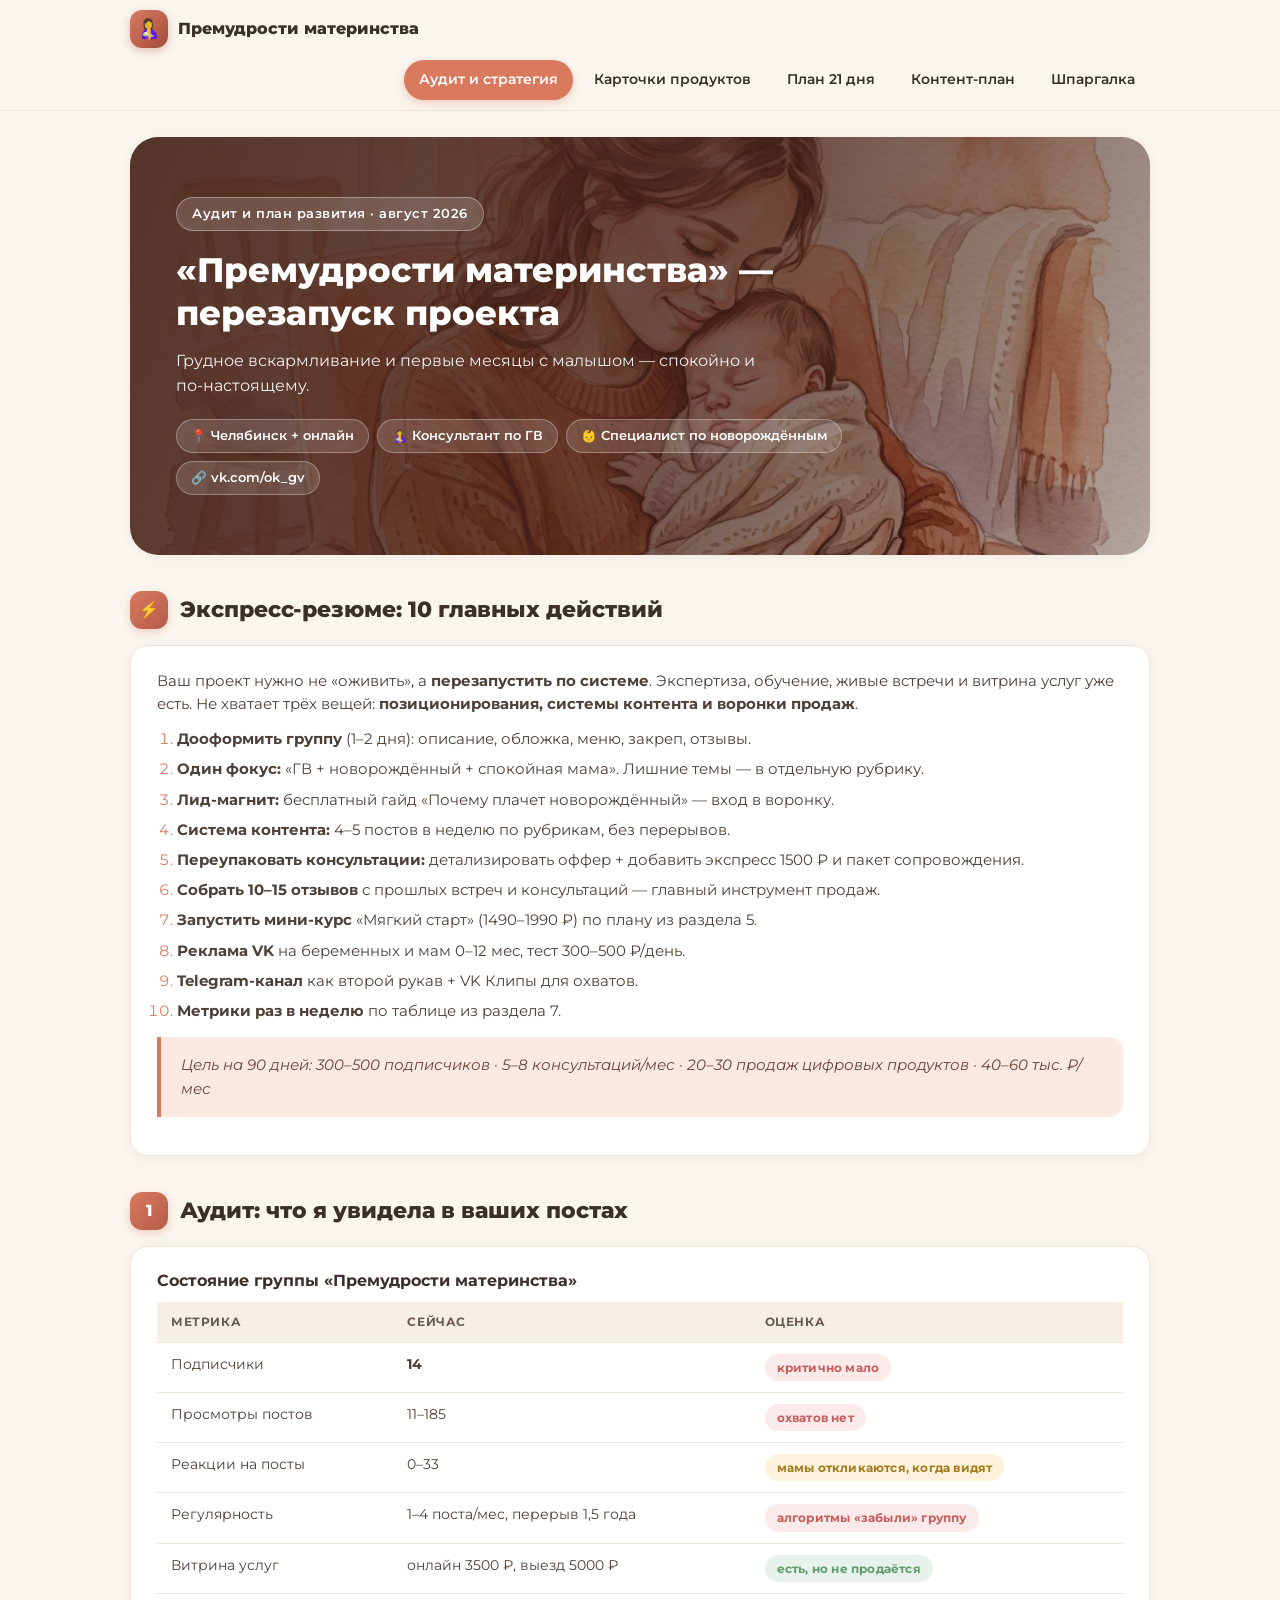
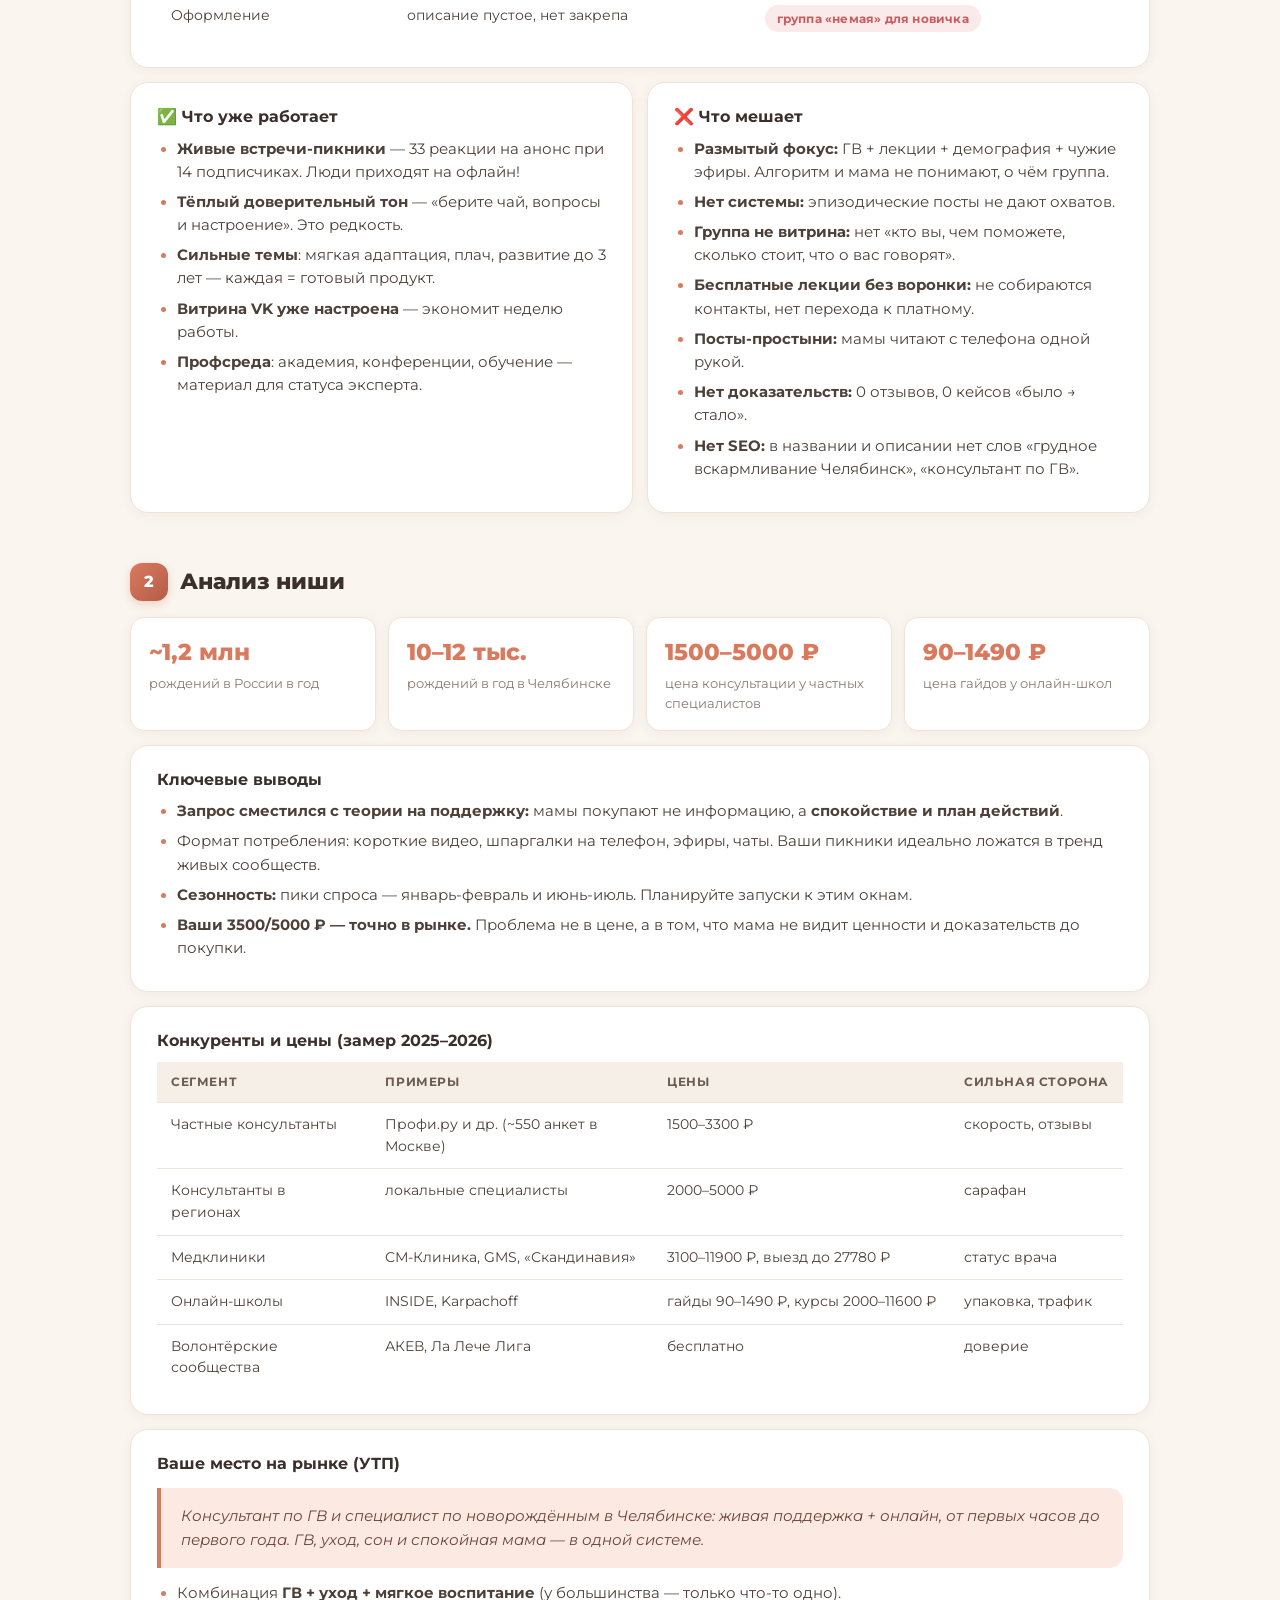
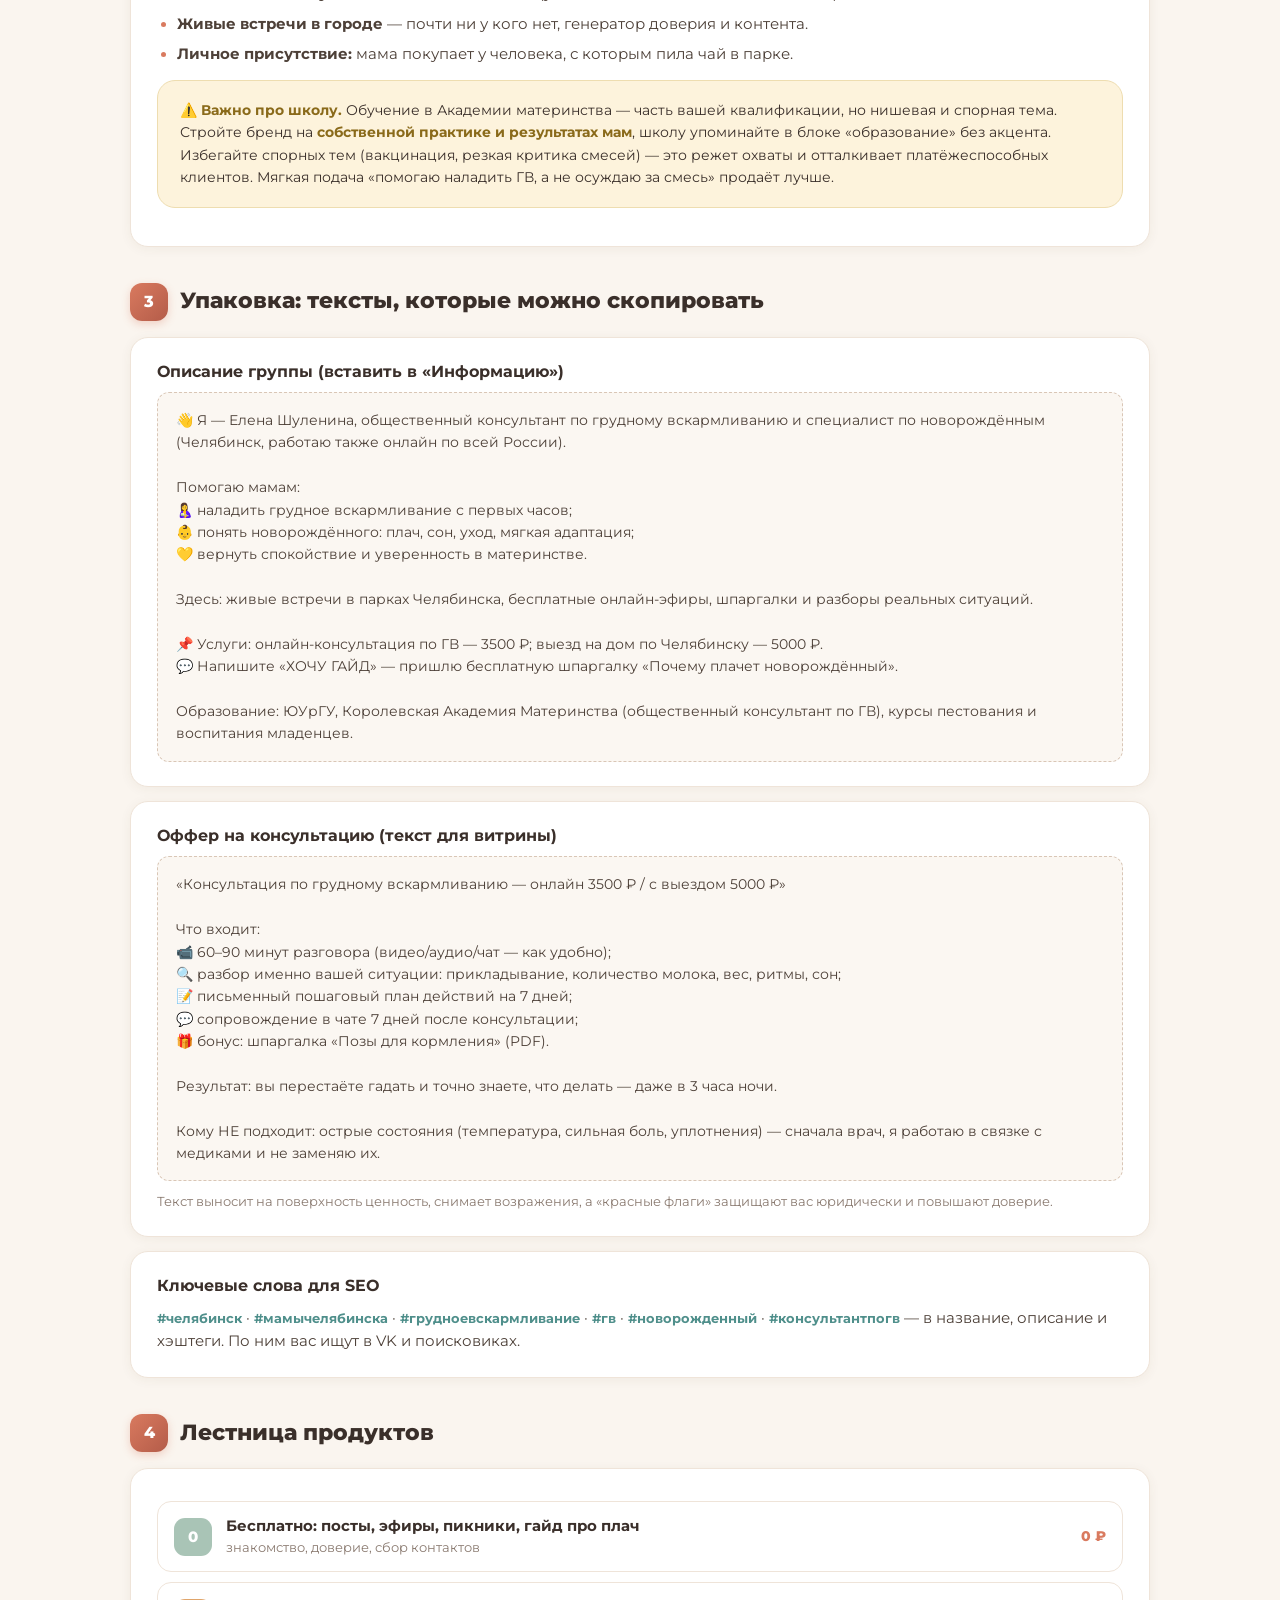
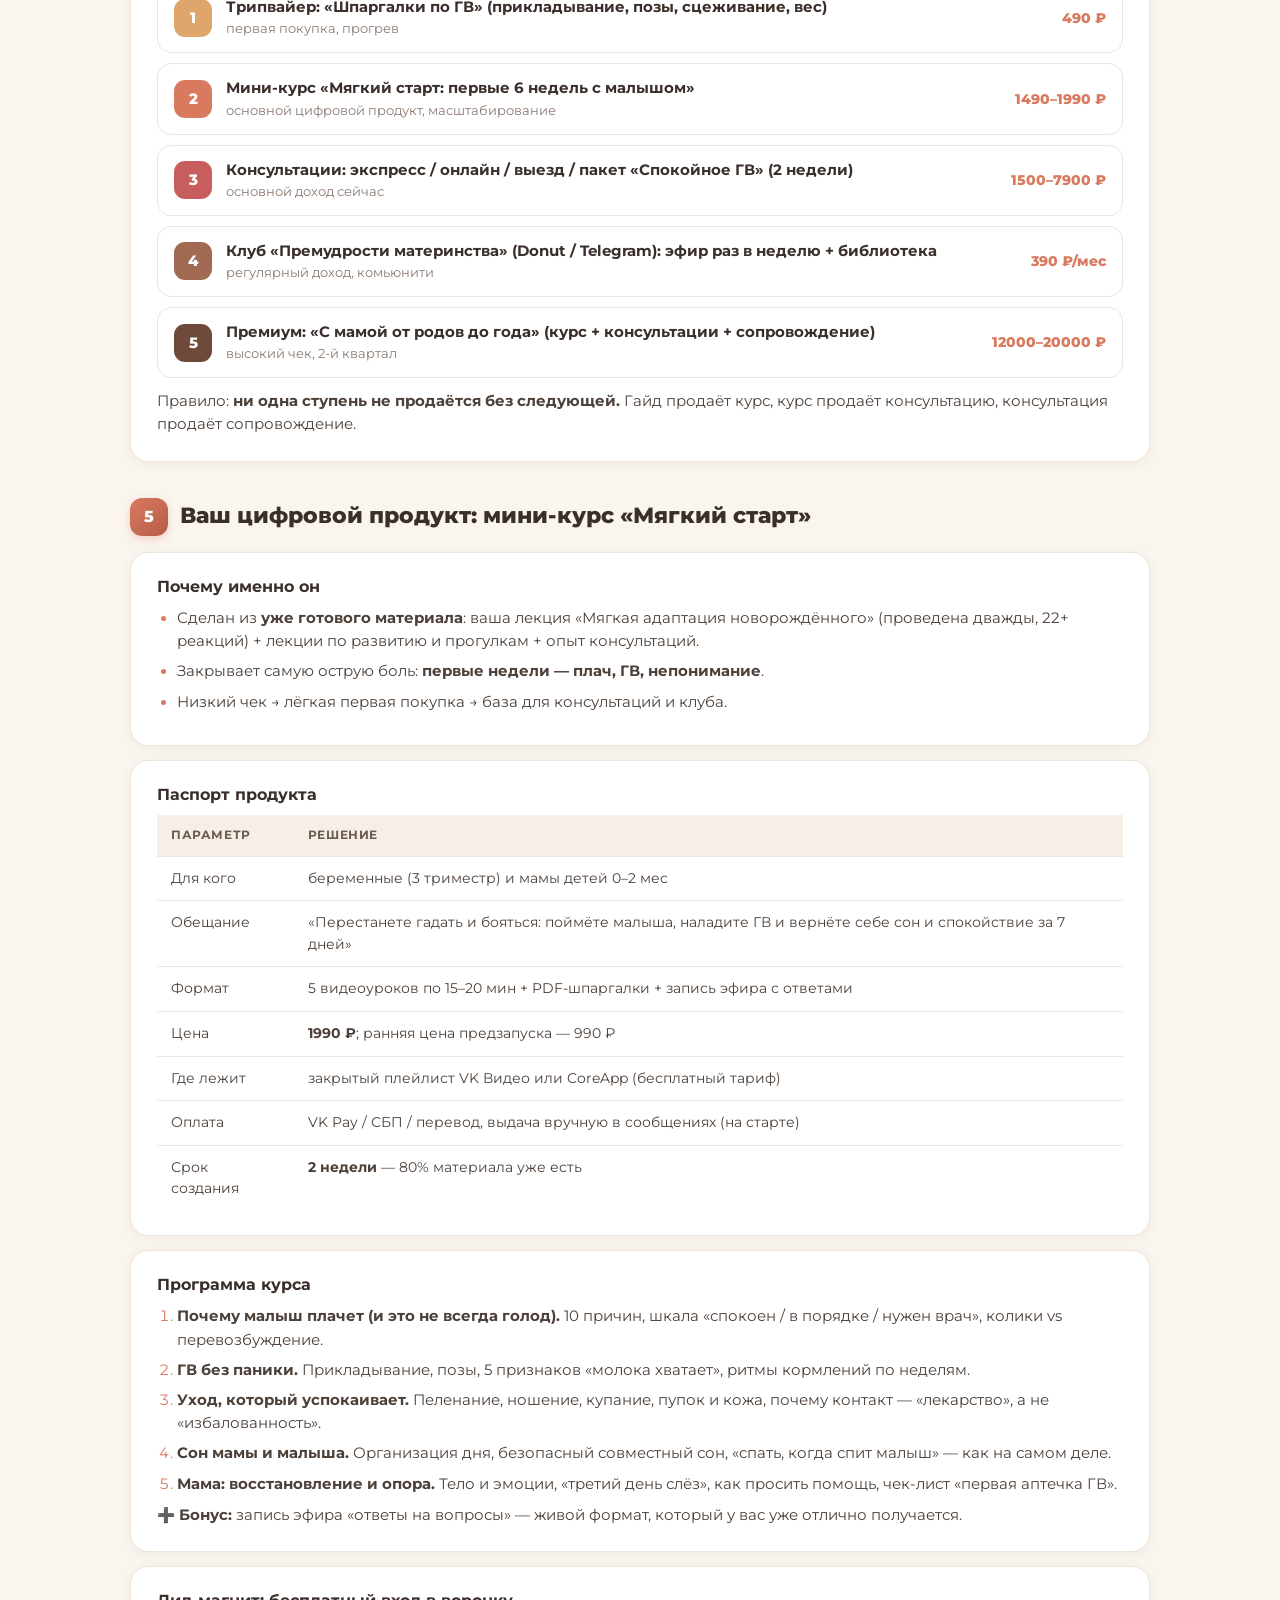
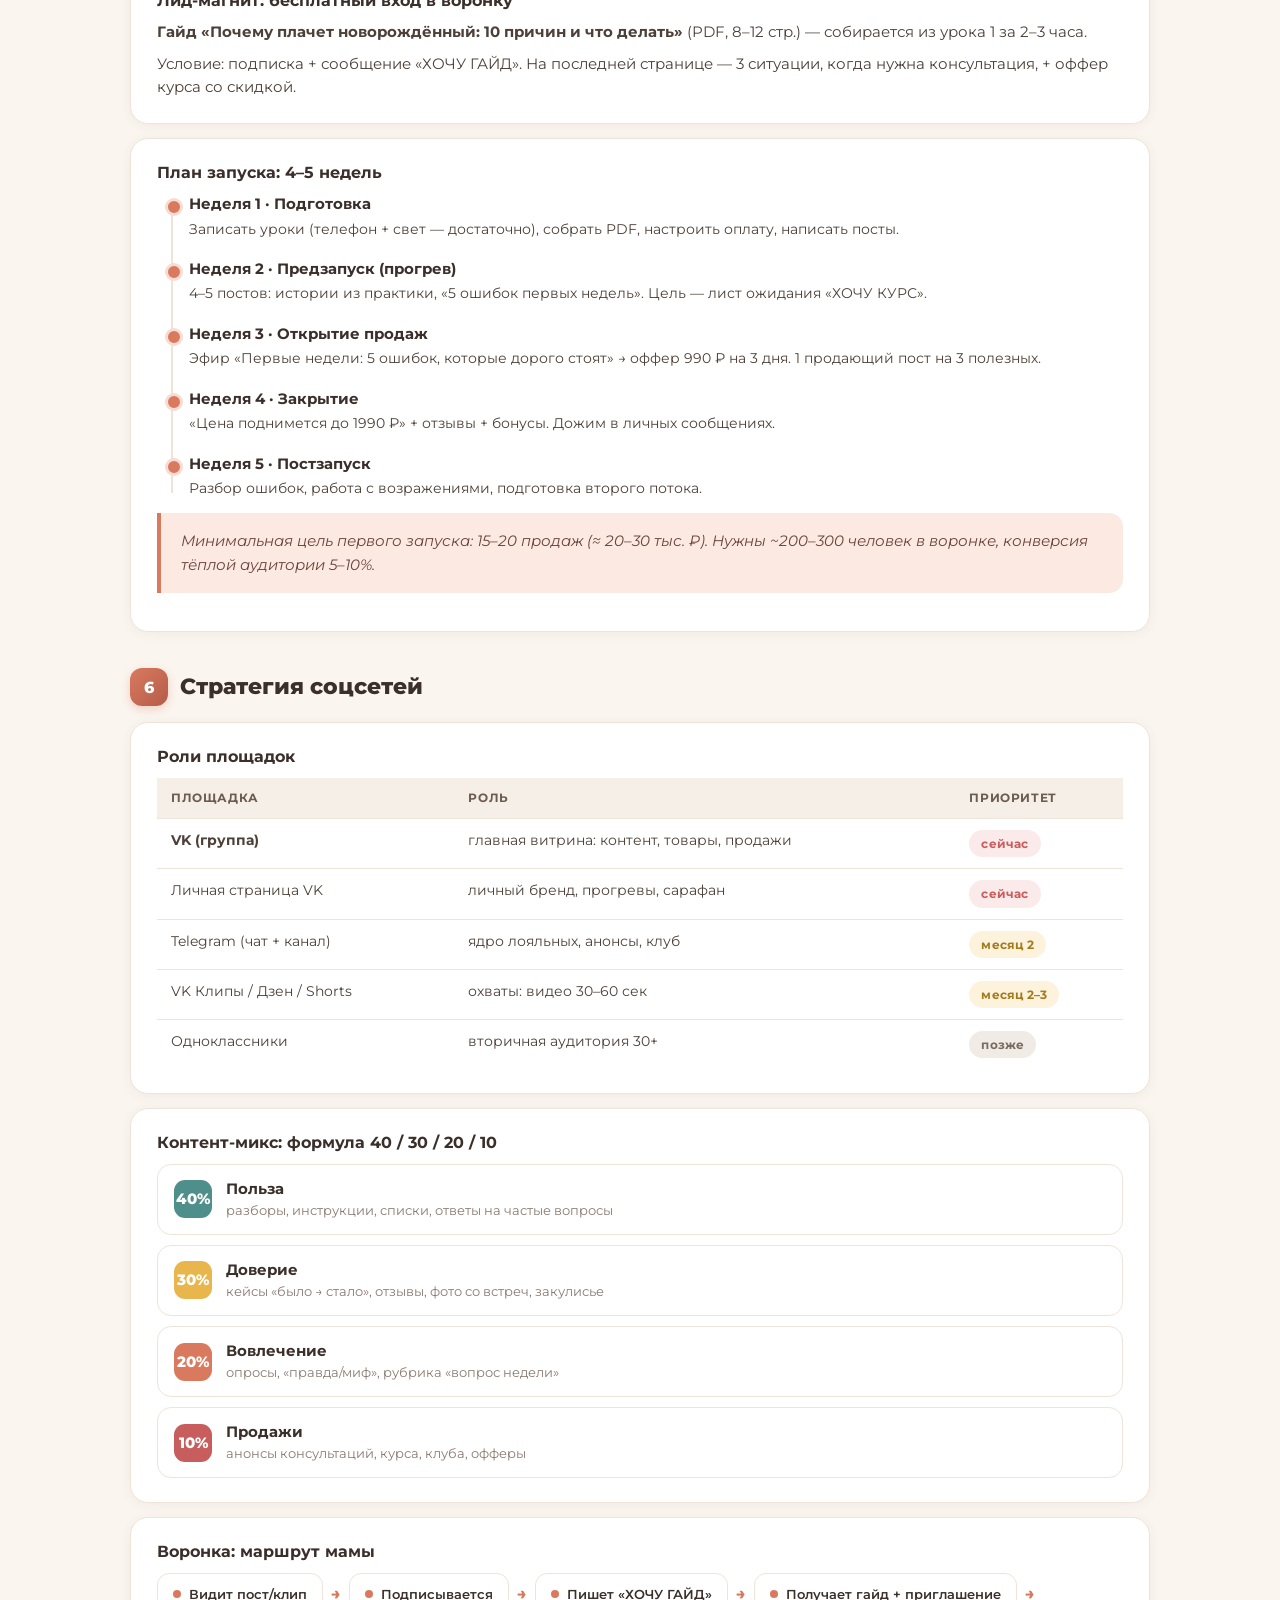
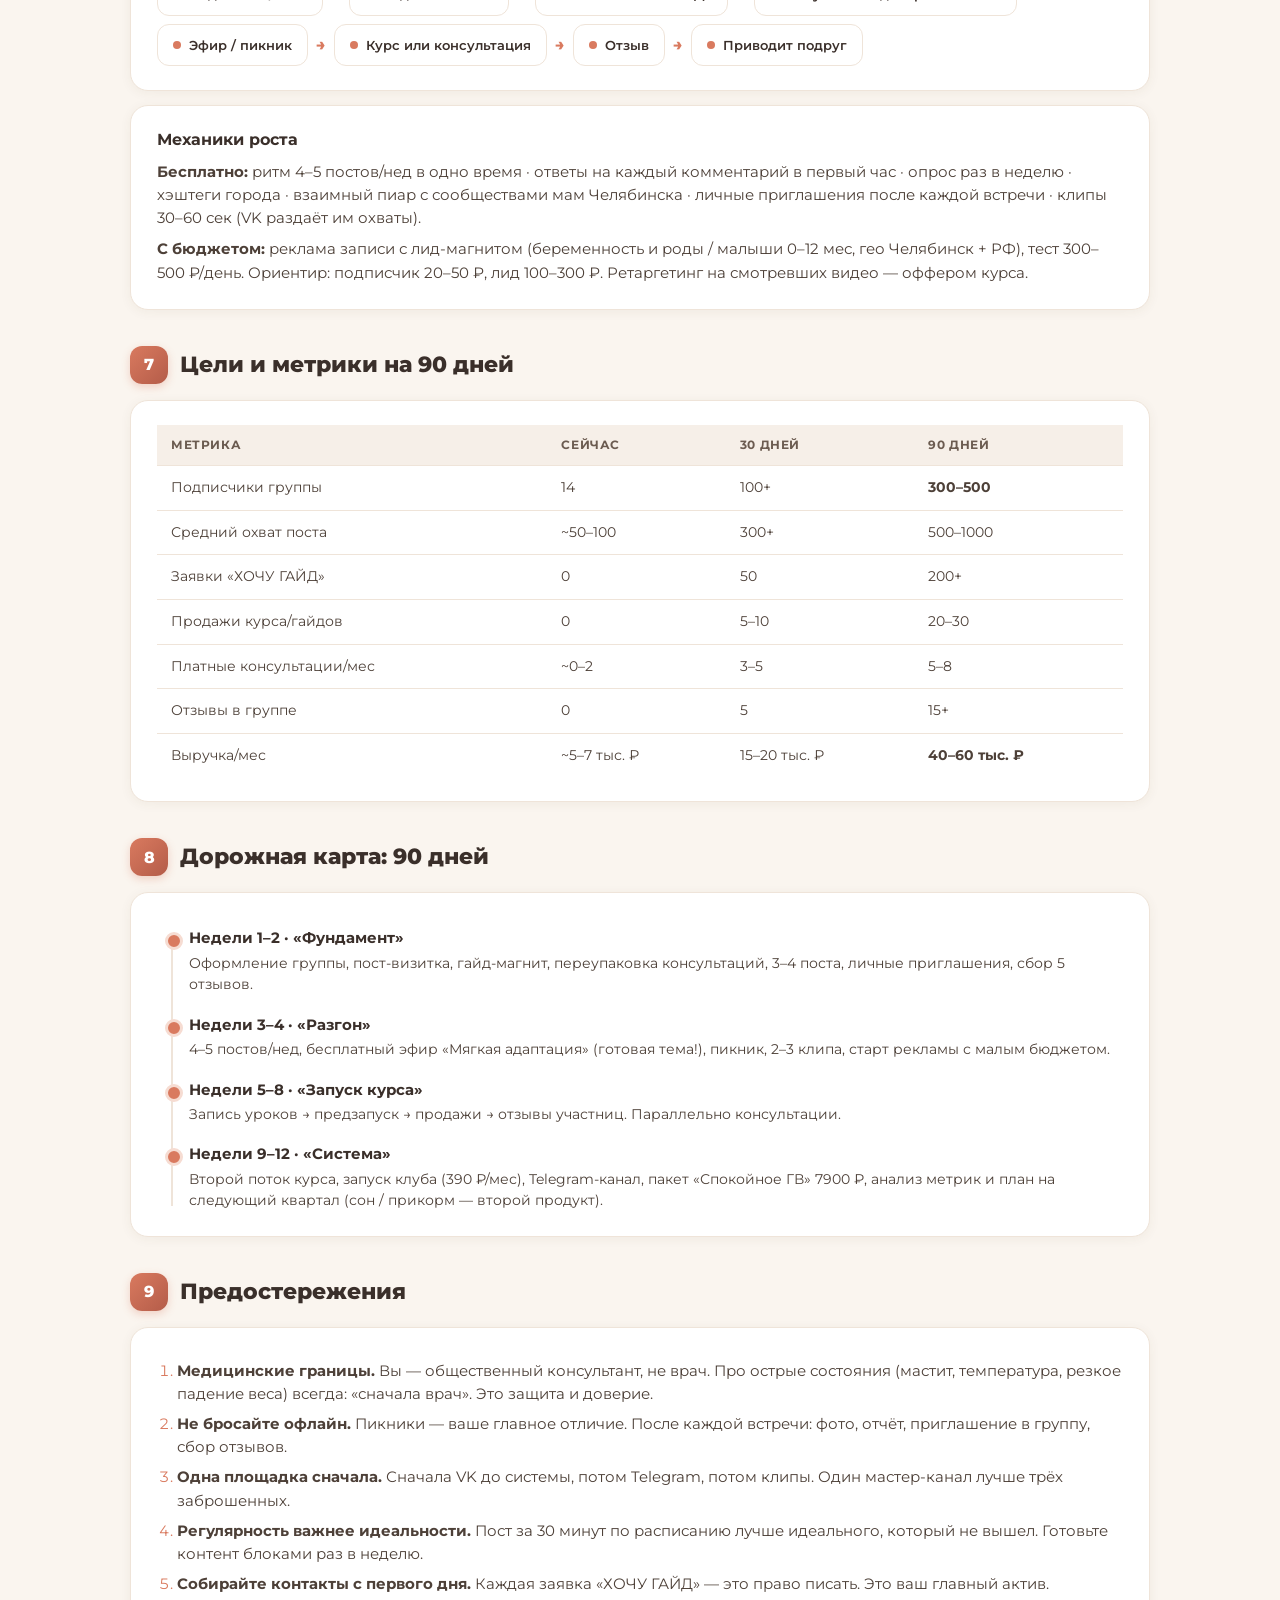
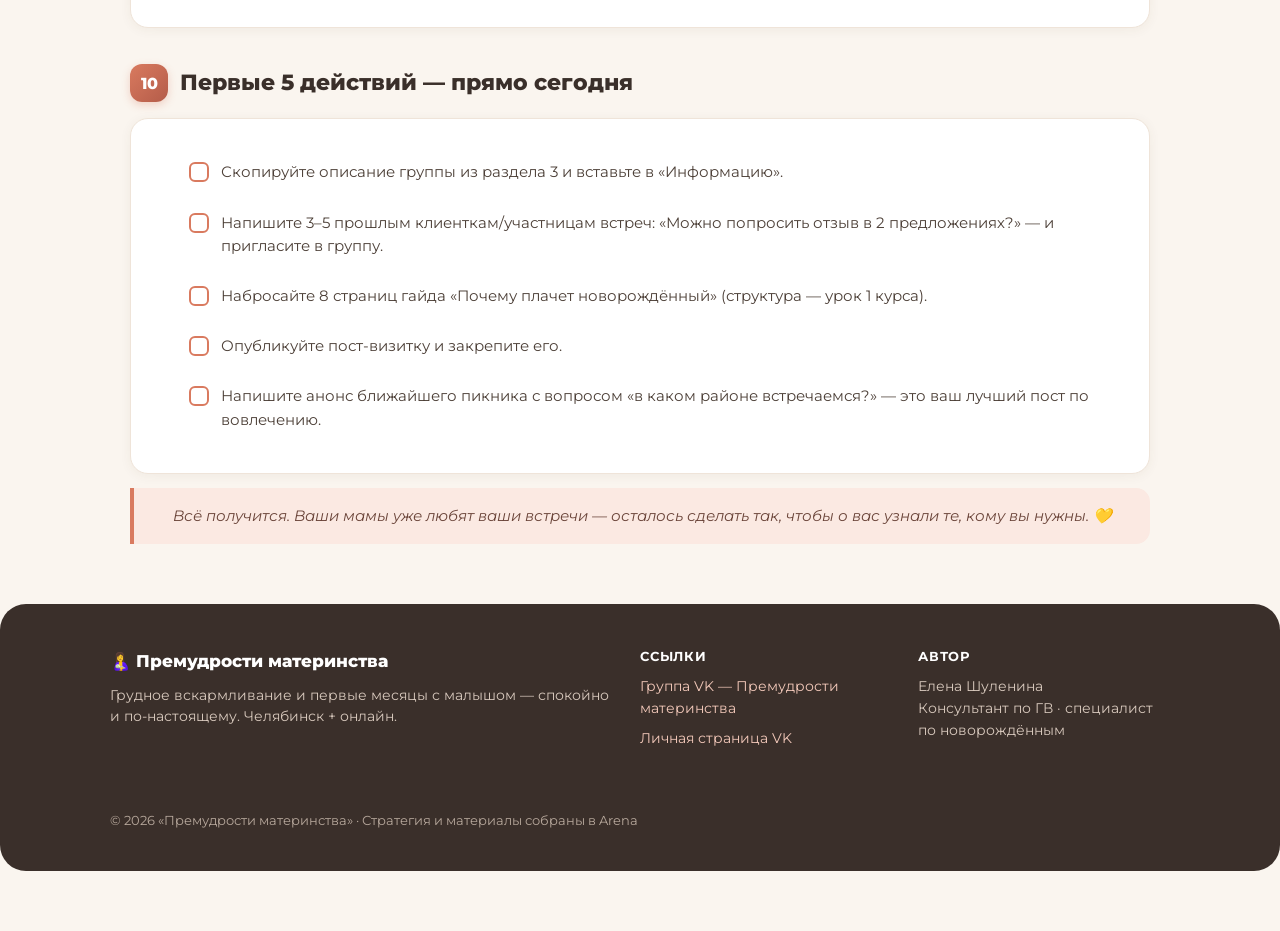
<file: audit-site/index.html>
<!DOCTYPE html>
<html lang="ru">
<head>
<meta charset="UTF-8">
<meta name="viewport" content="width=device-width, initial-scale=1.0">
<title>Аудит и стратегия — «Премудрости материнства»</title>
<link rel="stylesheet" href="style.css">
</head>
<body>

<nav class="site-nav">
  <div class="nav-inner">
    <a class="brand" href="index.html"><span class="logo">🤱</span>Премудрости материнства</a>
    <div class="nav-links">
      <a href="index.html" class="active">Аудит и стратегия</a>
      <a href="karty.html">Карточки продуктов</a>
      <a href="plan.html">План 21 дня</a>
      <a href="kontent.html">Контент-план</a>
      <a href="shpargalka.html">Шпаргалка</a>
    </div>
  </div>
</nav>

<div class="wrap">

  <div class="hero">
    <div class="bg" style="background-image:url('assets/bg-newborn.jpg')"></div>
    <div class="ov"></div>
    <div class="content">
      <span class="kicker">Аудит и план развития · август 2026</span>
      <h1>«Премудрости материнства» — перезапуск проекта</h1>
      <p>Грудное вскармливание и первые месяцы с малышом — спокойно и по-настоящему.</p>
      <div class="meta">
        <span class="chip">📍 Челябинск + онлайн</span>
        <span class="chip">🤱 Консультант по ГВ</span>
        <span class="chip">👶 Специалист по новорождённым</span>
        <span class="chip">🔗 vk.com/ok_gv</span>
      </div>
    </div>
  </div>

  <!-- TOP 10 -->
  <section>
    <div class="sec-head"><div class="sec-num">⚡</div><h2>Экспресс-резюме: 10 главных действий</h2></div>
    <div class="card">
      <p>Ваш проект нужно не «оживить», а <b>перезапустить по системе</b>. Экспертиза, обучение, живые встречи и витрина услуг уже есть. Не хватает трёх вещей: <b>позиционирования, системы контента и воронки продаж</b>.</p>
      <ol style="margin-top:12px">
        <li><b>Дооформить группу</b> (1–2 дня): описание, обложка, меню, закреп, отзывы.</li>
        <li><b>Один фокус:</b> «ГВ + новорождённый + спокойная мама». Лишние темы — в отдельную рубрику.</li>
        <li><b>Лид-магнит:</b> бесплатный гайд «Почему плачет новорождённый» — вход в воронку.</li>
        <li><b>Система контента:</b> 4–5 постов в неделю по рубрикам, без перерывов.</li>
        <li><b>Переупаковать консультации:</b> детализировать оффер + добавить экспресс 1500 ₽ и пакет сопровождения.</li>
        <li><b>Собрать 10–15 отзывов</b> с прошлых встреч и консультаций — главный инструмент продаж.</li>
        <li><b>Запустить мини-курс</b> «Мягкий старт» (1490–1990 ₽) по плану из раздела 5.</li>
        <li><b>Реклама VK</b> на беременных и мам 0–12 мес, тест 300–500 ₽/день.</li>
        <li><b>Telegram-канал</b> как второй рукав + VK Клипы для охватов.</li>
        <li><b>Метрики раз в неделю</b> по таблице из раздела 7.</li>
      </ol>
      <div class="quote">Цель на 90 дней: 300–500 подписчиков · 5–8 консультаций/мес · 20–30 продаж цифровых продуктов · 40–60 тыс. ₽/мес</div>
    </div>
  </section>

  <!-- AUDIT -->
  <section>
    <div class="sec-head"><div class="sec-num">1</div><h2>Аудит: что я увидела в ваших постах</h2></div>

    <div class="card">
      <h3>Состояние группы «Премудрости материнства»</h3>
      <div class="tbl">
        <table>
          <tr><th>Метрика</th><th>Сейчас</th><th>Оценка</th></tr>
          <tr><td>Подписчики</td><td><b>14</b></td><td><span class="badge b-red">критично мало</span></td></tr>
          <tr><td>Просмотры постов</td><td>11–185</td><td><span class="badge b-red">охватов нет</span></td></tr>
          <tr><td>Реакции на посты</td><td>0–33</td><td><span class="badge b-gold">мамы откликаются, когда видят</span></td></tr>
          <tr><td>Регулярность</td><td>1–4 поста/мес, перерыв 1,5 года</td><td><span class="badge b-red">алгоритмы «забыли» группу</span></td></tr>
          <tr><td>Витрина услуг</td><td>онлайн 3500 ₽, выезд 5000 ₽</td><td><span class="badge b-green">есть, но не продаётся</span></td></tr>
          <tr><td>Оформление</td><td>описание пустое, нет закрепа</td><td><span class="badge b-red">группа «немая» для новичка</span></td></tr>
        </table>
      </div>
    </div>

    <div class="grid2">
      <div class="card">
        <h3>✅ Что уже работает</h3>
        <ul>
          <li><b>Живые встречи-пикники</b> — 33 реакции на анонс при 14 подписчиках. Люди приходят на офлайн!</li>
          <li><b>Тёплый доверительный тон</b> — «берите чай, вопросы и настроение». Это редкость.</li>
          <li><b>Сильные темы</b>: мягкая адаптация, плач, развитие до 3 лет — каждая = готовый продукт.</li>
          <li><b>Витрина VK уже настроена</b> — экономит неделю работы.</li>
          <li><b>Профсреда</b>: академия, конференции, обучение — материал для статуса эксперта.</li>
        </ul>
      </div>
      <div class="card">
        <h3>❌ Что мешает</h3>
        <ul>
          <li><b>Размытый фокус:</b> ГВ + лекции + демография + чужие эфиры. Алгоритм и мама не понимают, о чём группа.</li>
          <li><b>Нет системы:</b> эпизодические посты не дают охватов.</li>
          <li><b>Группа не витрина:</b> нет «кто вы, чем поможете, сколько стоит, что о вас говорят».</li>
          <li><b>Бесплатные лекции без воронки:</b> не собираются контакты, нет перехода к платному.</li>
          <li><b>Посты-простыни:</b> мамы читают с телефона одной рукой.</li>
          <li><b>Нет доказательств:</b> 0 отзывов, 0 кейсов «было → стало».</li>
          <li><b>Нет SEO:</b> в названии и описании нет слов «грудное вскармливание Челябинск», «консультант по ГВ».</li>
        </ul>
      </div>
    </div>
  </section>

  <!-- NICHE -->
  <section>
    <div class="sec-head"><div class="sec-num">2</div><h2>Анализ ниши</h2></div>

    <div class="metrics">
      <div class="metric"><div class="v">~1,2 млн</div><div class="l">рождений в России в год</div></div>
      <div class="metric"><div class="v">10–12 тыс.</div><div class="l">рождений в год в Челябинске</div></div>
      <div class="metric"><div class="v">1500–5000 ₽</div><div class="l">цена консультации у частных специалистов</div></div>
      <div class="metric"><div class="v">90–1490 ₽</div><div class="l">цена гайдов у онлайн-школ</div></div>
    </div>

    <div class="card" style="margin-top:14px">
      <h3>Ключевые выводы</h3>
      <ul>
        <li><b>Запрос сместился с теории на поддержку:</b> мамы покупают не информацию, а <b>спокойствие и план действий</b>.</li>
        <li>Формат потребления: короткие видео, шпаргалки на телефон, эфиры, чаты. Ваши пикники идеально ложатся в тренд живых сообществ.</li>
        <li><b>Сезонность:</b> пики спроса — январь-февраль и июнь-июль. Планируйте запуски к этим окнам.</li>
        <li><b>Ваши 3500/5000 ₽ — точно в рынке.</b> Проблема не в цене, а в том, что мама не видит ценности и доказательств до покупки.</li>
      </ul>
    </div>

    <div class="card">
      <h3>Конкуренты и цены (замер 2025–2026)</h3>
      <div class="tbl">
        <table>
          <tr><th>Сегмент</th><th>Примеры</th><th class="nowrap">Цены</th><th>Сильная сторона</th></tr>
          <tr><td>Частные консультанты</td><td>Профи.ру и др. (~550 анкет в Москве)</td><td class="nowrap">1500–3300 ₽</td><td>скорость, отзывы</td></tr>
          <tr><td>Консультанты в регионах</td><td>локальные специалисты</td><td class="nowrap">2000–5000 ₽</td><td>сарафан</td></tr>
          <tr><td>Медклиники</td><td>СМ-Клиника, GMS, «Скандинавия»</td><td class="nowrap">3100–11900 ₽, выезд до 27780 ₽</td><td>статус врача</td></tr>
          <tr><td>Онлайн-школы</td><td>INSIDE, Karpachoff</td><td class="nowrap">гайды 90–1490 ₽, курсы 2000–11600 ₽</td><td>упаковка, трафик</td></tr>
          <tr><td>Волонтёрские сообщества</td><td>АКЕВ, Ла Лече Лига</td><td class="nowrap">бесплатно</td><td>доверие</td></tr>
        </table>
      </div>
    </div>

    <div class="card">
      <h3>Ваше место на рынке (УТП)</h3>
      <div class="quote">Консультант по ГВ и специалист по новорождённым в Челябинске: живая поддержка + онлайн, от первых часов до первого года. ГВ, уход, сон и спокойная мама — в одной системе.</div>
      <ul>
        <li>Комбинация <b>ГВ + уход + мягкое воспитание</b> (у большинства — только что-то одно).</li>
        <li><b>Живые встречи в городе</b> — почти ни у кого нет, генератор доверия и контента.</li>
        <li><b>Личное присутствие:</b> мама покупает у человека, с которым пила чай в парке.</li>
      </ul>
      <div class="warn">⚠️ <b>Важно про школу.</b> Обучение в Академии материнства — часть вашей квалификации, но нишевая и спорная тема. Стройте бренд на <b>собственной практике и результатах мам</b>, школу упоминайте в блоке «образование» без акцента. Избегайте спорных тем (вакцинация, резкая критика смесей) — это режет охваты и отталкивает платёжеспособных клиентов. Мягкая подача «помогаю наладить ГВ, а не осуждаю за смесь» продаёт лучше.</div>
    </div>
  </section>

  <!-- PACKAGING -->
  <section>
    <div class="sec-head"><div class="sec-num">3</div><h2>Упаковка: тексты, которые можно скопировать</h2></div>

    <div class="card">
      <h3>Описание группы (вставить в «Информацию»)</h3>
      <div class="copy-block">👋 Я — Елена Шуленина, общественный консультант по грудному вскармливанию и специалист по новорождённым (Челябинск, работаю также онлайн по всей России).

Помогаю мамам:
🤱 наладить грудное вскармливание с первых часов;
👶 понять новорождённого: плач, сон, уход, мягкая адаптация;
💛 вернуть спокойствие и уверенность в материнстве.

Здесь: живые встречи в парках Челябинска, бесплатные онлайн-эфиры, шпаргалки и разборы реальных ситуаций.

📌 Услуги: онлайн-консультация по ГВ — 3500 ₽; выезд на дом по Челябинску — 5000 ₽.
💬 Напишите «ХОЧУ ГАЙД» — пришлю бесплатную шпаргалку «Почему плачет новорождённый».

Образование: ЮУрГУ, Королевская Академия Материнства (общественный консультант по ГВ), курсы пестования и воспитания младенцев.</div>
    </div>

    <div class="card">
      <h3>Оффер на консультацию (текст для витрины)</h3>
      <div class="copy-block">«Консультация по грудному вскармливанию — онлайн 3500 ₽ / с выездом 5000 ₽»

Что входит:
📹 60–90 минут разговора (видео/аудио/чат — как удобно);
🔍 разбор именно вашей ситуации: прикладывание, количество молока, вес, ритмы, сон;
📝 письменный пошаговый план действий на 7 дней;
💬 сопровождение в чате 7 дней после консультации;
🎁 бонус: шпаргалка «Позы для кормления» (PDF).

Результат: вы перестаёте гадать и точно знаете, что делать — даже в 3 часа ночи.

Кому НЕ подходит: острые состояния (температура, сильная боль, уплотнения) — сначала врач, я работаю в связке с медиками и не заменяю их.</div>
      <p style="margin-top:10px;font-size:13px;color:var(--muted)">Текст выносит на поверхность ценность, снимает возражения, а «красные флаги» защищают вас юридически и повышают доверие.</p>
    </div>

    <div class="card">
      <h3>Ключевые слова для SEO</h3>
      <p><span class="tag">#челябинск</span> · <span class="tag">#мамычелябинска</span> · <span class="tag">#грудноевскармливание</span> · <span class="tag">#гв</span> · <span class="tag">#новорожденный</span> · <span class="tag">#консультантпогв</span> — в название, описание и хэштеги. По ним вас ищут в VK и поисковиках.</p>
    </div>
  </section>

  <!-- PRODUCTS -->
  <section>
    <div class="sec-head"><div class="sec-num">4</div><h2>Лестница продуктов</h2></div>
    <div class="card">
      <div class="ladder">
        <div class="step"><div class="num" style="background:#a9c4b6">0</div><div class="info"><div class="t">Бесплатно: посты, эфиры, пикники, гайд про плач</div><div class="d">знакомство, доверие, сбор контактов</div></div><div class="price">0 ₽</div></div>
        <div class="step"><div class="num" style="background:#e0a56a">1</div><div class="info"><div class="t">Трипвайер: «Шпаргалки по ГВ» (прикладывание, позы, сцеживание, вес)</div><div class="d">первая покупка, прогрев</div></div><div class="price">490 ₽</div></div>
        <div class="step"><div class="num" style="background:#d97a5f">2</div><div class="info"><div class="t">Мини-курс «Мягкий старт: первые 6 недель с малышом»</div><div class="d">основной цифровой продукт, масштабирование</div></div><div class="price">1490–1990 ₽</div></div>
        <div class="step"><div class="num" style="background:#c75d5d">3</div><div class="info"><div class="t">Консультации: экспресс / онлайн / выезд / пакет «Спокойное ГВ» (2 недели)</div><div class="d">основной доход сейчас</div></div><div class="price">1500–7900 ₽</div></div>
        <div class="step"><div class="num" style="background:#a06b52">4</div><div class="info"><div class="t">Клуб «Премудрости материнства» (Donut / Telegram): эфир раз в неделю + библиотека</div><div class="d">регулярный доход, комьюнити</div></div><div class="price">390 ₽/мес</div></div>
        <div class="step"><div class="num" style="background:#6f4a3a">5</div><div class="info"><div class="t">Премиум: «С мамой от родов до года» (курс + консультации + сопровождение)</div><div class="d">высокий чек, 2-й квартал</div></div><div class="price">12000–20000 ₽</div></div>
      </div>
      <p style="margin-top:12px">Правило: <b>ни одна ступень не продаётся без следующей.</b> Гайд продаёт курс, курс продаёт консультацию, консультация продаёт сопровождение.</p>
    </div>
  </section>

  <!-- DIGITAL PRODUCT -->
  <section>
    <div class="sec-head"><div class="sec-num">5</div><h2>Ваш цифровой продукт: мини-курс «Мягкий старт»</h2></div>

    <div class="card">
      <h3>Почему именно он</h3>
      <ul>
        <li>Сделан из <b>уже готового материала</b>: ваша лекция «Мягкая адаптация новорождённого» (проведена дважды, 22+ реакций) + лекции по развитию и прогулкам + опыт консультаций.</li>
        <li>Закрывает самую острую боль: <b>первые недели — плач, ГВ, непонимание</b>.</li>
        <li>Низкий чек → лёгкая первая покупка → база для консультаций и клуба.</li>
      </ul>
    </div>

    <div class="card">
      <h3>Паспорт продукта</h3>
      <div class="tbl">
        <table>
          <tr><th>Параметр</th><th>Решение</th></tr>
          <tr><td>Для кого</td><td>беременные (3 триместр) и мамы детей 0–2 мес</td></tr>
          <tr><td>Обещание</td><td>«Перестанете гадать и бояться: поймёте малыша, наладите ГВ и вернёте себе сон и спокойствие за 7 дней»</td></tr>
          <tr><td>Формат</td><td>5 видеоуроков по 15–20 мин + PDF-шпаргалки + запись эфира с ответами</td></tr>
          <tr><td>Цена</td><td><b>1990 ₽</b>; ранняя цена предзапуска — 990 ₽</td></tr>
          <tr><td>Где лежит</td><td>закрытый плейлист VK Видео или CoreApp (бесплатный тариф)</td></tr>
          <tr><td>Оплата</td><td>VK Pay / СБП / перевод, выдача вручную в сообщениях (на старте)</td></tr>
          <tr><td>Срок создания</td><td><b>2 недели</b> — 80% материала уже есть</td></tr>
        </table>
      </div>
    </div>

    <div class="card">
      <h3>Программа курса</h3>
      <ol>
        <li><b>Почему малыш плачет (и это не всегда голод).</b> 10 причин, шкала «спокоен / в порядке / нужен врач», колики vs перевозбуждение.</li>
        <li><b>ГВ без паники.</b> Прикладывание, позы, 5 признаков «молока хватает», ритмы кормлений по неделям.</li>
        <li><b>Уход, который успокаивает.</b> Пеленание, ношение, купание, пупок и кожа, почему контакт — «лекарство», а не «избалованность».</li>
        <li><b>Сон мамы и малыша.</b> Организация дня, безопасный совместный сон, «спать, когда спит малыш» — как на самом деле.</li>
        <li><b>Мама: восстановление и опора.</b> Тело и эмоции, «третий день слёз», как просить помощь, чек-лист «первая аптечка ГВ».</li>
      </ol>
      <p style="margin-top:8px">➕ <b>Бонус:</b> запись эфира «ответы на вопросы» — живой формат, который у вас уже отлично получается.</p>
    </div>

    <div class="card">
      <h3>Лид-магнит: бесплатный вход в воронку</h3>
      <p><b>Гайд «Почему плачет новорождённый: 10 причин и что делать»</b> (PDF, 8–12 стр.) — собирается из урока 1 за 2–3 часа.</p>
      <p>Условие: подписка + сообщение «ХОЧУ ГАЙД». На последней странице — 3 ситуации, когда нужна консультация, + оффер курса со скидкой.</p>
    </div>

    <div class="card">
      <h3>План запуска: 4–5 недель</h3>
      <div class="timeline">
        <div class="tl-item"><div class="t">Неделя 1 · Подготовка</div><div class="d">Записать уроки (телефон + свет — достаточно), собрать PDF, настроить оплату, написать посты.</div></div>
        <div class="tl-item"><div class="t">Неделя 2 · Предзапуск (прогрев)</div><div class="d">4–5 постов: истории из практики, «5 ошибок первых недель». Цель — лист ожидания «ХОЧУ КУРС».</div></div>
        <div class="tl-item"><div class="t">Неделя 3 · Открытие продаж</div><div class="d">Эфир «Первые недели: 5 ошибок, которые дорого стоят» → оффер 990 ₽ на 3 дня. 1 продающий пост на 3 полезных.</div></div>
        <div class="tl-item"><div class="t">Неделя 4 · Закрытие</div><div class="d">«Цена поднимется до 1990 ₽» + отзывы + бонусы. Дожим в личных сообщениях.</div></div>
        <div class="tl-item"><div class="t">Неделя 5 · Постзапуск</div><div class="d">Разбор ошибок, работа с возражениями, подготовка второго потока.</div></div>
      </div>
      <div class="quote">Минимальная цель первого запуска: 15–20 продаж (≈ 20–30 тыс. ₽). Нужны ~200–300 человек в воронке, конверсия тёплой аудитории 5–10%.</div>
    </div>
  </section>

  <!-- SOCIAL -->
  <section>
    <div class="sec-head"><div class="sec-num">6</div><h2>Стратегия соцсетей</h2></div>

    <div class="card">
      <h3>Роли площадок</h3>
      <div class="tbl">
        <table>
          <tr><th>Площадка</th><th>Роль</th><th>Приоритет</th></tr>
          <tr><td><b>VK (группа)</b></td><td>главная витрина: контент, товары, продажи</td><td><span class="badge b-red">сейчас</span></td></tr>
          <tr><td>Личная страница VK</td><td>личный бренд, прогревы, сарафан</td><td><span class="badge b-red">сейчас</span></td></tr>
          <tr><td>Telegram (чат + канал)</td><td>ядро лояльных, анонсы, клуб</td><td><span class="badge b-gold">месяц 2</span></td></tr>
          <tr><td>VK Клипы / Дзен / Shorts</td><td>охваты: видео 30–60 сек</td><td><span class="badge b-gold">месяц 2–3</span></td></tr>
          <tr><td>Одноклассники</td><td>вторичная аудитория 30+</td><td><span class="badge b-gray">позже</span></td></tr>
        </table>
      </div>
    </div>

    <div class="card">
      <h3>Контент-микс: формула 40 / 30 / 20 / 10</h3>
      <div class="ladder">
        <div class="step"><div class="num" style="background:#4f8f8b">40%</div><div class="info"><div class="t">Польза</div><div class="d">разборы, инструкции, списки, ответы на частые вопросы</div></div></div>
        <div class="step"><div class="num" style="background:#e8b64c">30%</div><div class="info"><div class="t">Доверие</div><div class="d">кейсы «было → стало», отзывы, фото со встреч, закулисье</div></div></div>
        <div class="step"><div class="num" style="background:#d97a5f">20%</div><div class="info"><div class="t">Вовлечение</div><div class="d">опросы, «правда/миф», рубрика «вопрос недели»</div></div></div>
        <div class="step"><div class="num" style="background:#c75d5d">10%</div><div class="info"><div class="t">Продажи</div><div class="d">анонсы консультаций, курса, клуба, офферы</div></div></div>
      </div>
    </div>

    <div class="card">
      <h3>Воронка: маршрут мамы</h3>
      <div class="funnel">
        <div class="fstep"><span class="dot"></span>Видит пост/клип</div>
        <div class="arrow">→</div>
        <div class="fstep"><span class="dot"></span>Подписывается</div>
        <div class="arrow">→</div>
        <div class="fstep"><span class="dot"></span>Пишет «ХОЧУ ГАЙД»</div>
        <div class="arrow">→</div>
        <div class="fstep"><span class="dot"></span>Получает гайд + приглашение</div>
        <div class="arrow">→</div>
        <div class="fstep"><span class="dot"></span>Эфир / пикник</div>
        <div class="arrow">→</div>
        <div class="fstep"><span class="dot"></span>Курс или консультация</div>
        <div class="arrow">→</div>
        <div class="fstep"><span class="dot"></span>Отзыв</div>
        <div class="arrow">→</div>
        <div class="fstep"><span class="dot"></span>Приводит подруг</div>
      </div>
    </div>

    <div class="card">
      <h3>Механики роста</h3>
      <p><b>Бесплатно:</b> ритм 4–5 постов/нед в одно время · ответы на каждый комментарий в первый час · опрос раз в неделю · хэштеги города · взаимный пиар с сообществами мам Челябинска · личные приглашения после каждой встречи · клипы 30–60 сек (VK раздаёт им охваты).</p>
      <p style="margin-top:8px"><b>С бюджетом:</b> реклама записи с лид-магнитом (беременность и роды / малыши 0–12 мес, гео Челябинск + РФ), тест 300–500 ₽/день. Ориентир: подписчик 20–50 ₽, лид 100–300 ₽. Ретаргетинг на смотревших видео — оффером курса.</p>
    </div>
  </section>

  <!-- 90 DAYS -->
  <section>
    <div class="sec-head"><div class="sec-num">7</div><h2>Цели и метрики на 90 дней</h2></div>
    <div class="card">
      <div class="tbl">
        <table>
          <tr><th>Метрика</th><th>Сейчас</th><th>30 дней</th><th>90 дней</th></tr>
          <tr><td>Подписчики группы</td><td>14</td><td>100+</td><td><b>300–500</b></td></tr>
          <tr><td>Средний охват поста</td><td>~50–100</td><td>300+</td><td>500–1000</td></tr>
          <tr><td>Заявки «ХОЧУ ГАЙД»</td><td>0</td><td>50</td><td>200+</td></tr>
          <tr><td>Продажи курса/гайдов</td><td>0</td><td>5–10</td><td>20–30</td></tr>
          <tr><td>Платные консультации/мес</td><td>~0–2</td><td>3–5</td><td>5–8</td></tr>
          <tr><td>Отзывы в группе</td><td>0</td><td>5</td><td>15+</td></tr>
          <tr><td>Выручка/мес</td><td>~5–7 тыс. ₽</td><td>15–20 тыс. ₽</td><td><b>40–60 тыс. ₽</b></td></tr>
        </table>
      </div>
    </div>
  </section>

  <!-- ROADMAP -->
  <section>
    <div class="sec-head"><div class="sec-num">8</div><h2>Дорожная карта: 90 дней</h2></div>
    <div class="card">
      <div class="timeline">
        <div class="tl-item"><div class="t">Недели 1–2 · «Фундамент»</div><div class="d">Оформление группы, пост-визитка, гайд-магнит, переупаковка консультаций, 3–4 поста, личные приглашения, сбор 5 отзывов.</div></div>
        <div class="tl-item"><div class="t">Недели 3–4 · «Разгон»</div><div class="d">4–5 постов/нед, бесплатный эфир «Мягкая адаптация» (готовая тема!), пикник, 2–3 клипа, старт рекламы с малым бюджетом.</div></div>
        <div class="tl-item"><div class="t">Недели 5–8 · «Запуск курса»</div><div class="d">Запись уроков → предзапуск → продажи → отзывы участниц. Параллельно консультации.</div></div>
        <div class="tl-item"><div class="t">Недели 9–12 · «Система»</div><div class="d">Второй поток курса, запуск клуба (390 ₽/мес), Telegram-канал, пакет «Спокойное ГВ» 7900 ₽, анализ метрик и план на следующий квартал (сон / прикорм — второй продукт).</div></div>
      </div>
    </div>
  </section>

  <!-- WARNINGS -->
  <section>
    <div class="sec-head"><div class="sec-num">9</div><h2>Предостережения</h2></div>
    <div class="card">
      <ol>
        <li><b>Медицинские границы.</b> Вы — общественный консультант, не врач. Про острые состояния (мастит, температура, резкое падение веса) всегда: «сначала врач». Это защита и доверие.</li>
        <li><b>Не бросайте офлайн.</b> Пикники — ваше главное отличие. После каждой встречи: фото, отчёт, приглашение в группу, сбор отзывов.</li>
        <li><b>Одна площадка сначала.</b> Сначала VK до системы, потом Telegram, потом клипы. Один мастер-канал лучше трёх заброшенных.</li>
        <li><b>Регулярность важнее идеальности.</b> Пост за 30 минут по расписанию лучше идеального, который не вышел. Готовьте контент блоками раз в неделю.</li>
        <li><b>Собирайте контакты с первого дня.</b> Каждая заявка «ХОЧУ ГАЙД» — это право писать. Это ваш главный актив.</li>
      </ol>
    </div>
  </section>

  <!-- FIRST STEPS -->
  <section>
    <div class="sec-head"><div class="sec-num">10</div><h2>Первые 5 действий — прямо сегодня</h2></div>
    <div class="card">
      <ul class="todo">
        <li><span class="box"></span>Скопируйте описание группы из раздела 3 и вставьте в «Информацию».</li>
        <li><span class="box"></span>Напишите 3–5 прошлым клиенткам/участницам встреч: «Можно попросить отзыв в 2 предложениях?» — и пригласите в группу.</li>
        <li><span class="box"></span>Набросайте 8 страниц гайда «Почему плачет новорождённый» (структура — урок 1 курса).</li>
        <li><span class="box"></span>Опубликуйте пост-визитку и закрепите его.</li>
        <li><span class="box"></span>Напишите анонс ближайшего пикника с вопросом «в каком районе встречаемся?» — это ваш лучший пост по вовлечению.</li>
      </ul>
    </div>
    <div class="quote" style="text-align:center">Всё получится. Ваши мамы уже любят ваши встречи — осталось сделать так, чтобы о вас узнали те, кому вы нужны. 💛</div>
  </section>

</div>

<footer>
  <div class="inner">
    <div>
      <div class="brand-f">🤱 Премудрости материнства</div>
      <p>Грудное вскармливание и первые месяцы с малышом — спокойно и по-настоящему. Челябинск + онлайн.</p>
    </div>
    <div>
      <h4>Ссылки</h4>
      <a href="https://vk.ru/ok_gv" target="_blank">Группа VK — Премудрости материнства</a>
      <a href="https://vk.ru/shulenina.elena" target="_blank">Личная страница VK</a>
    </div>
    <div>
      <h4>Автор</h4>
      <p>Елена Шуленина<br>Консультант по ГВ · специалист по новорождённым</p>
    </div>
    <p class="note">© 2026 «Премудрости материнства» · Стратегия и материалы собраны в Arena</p>
  </div>
</footer>

</body>
</html>
</file>
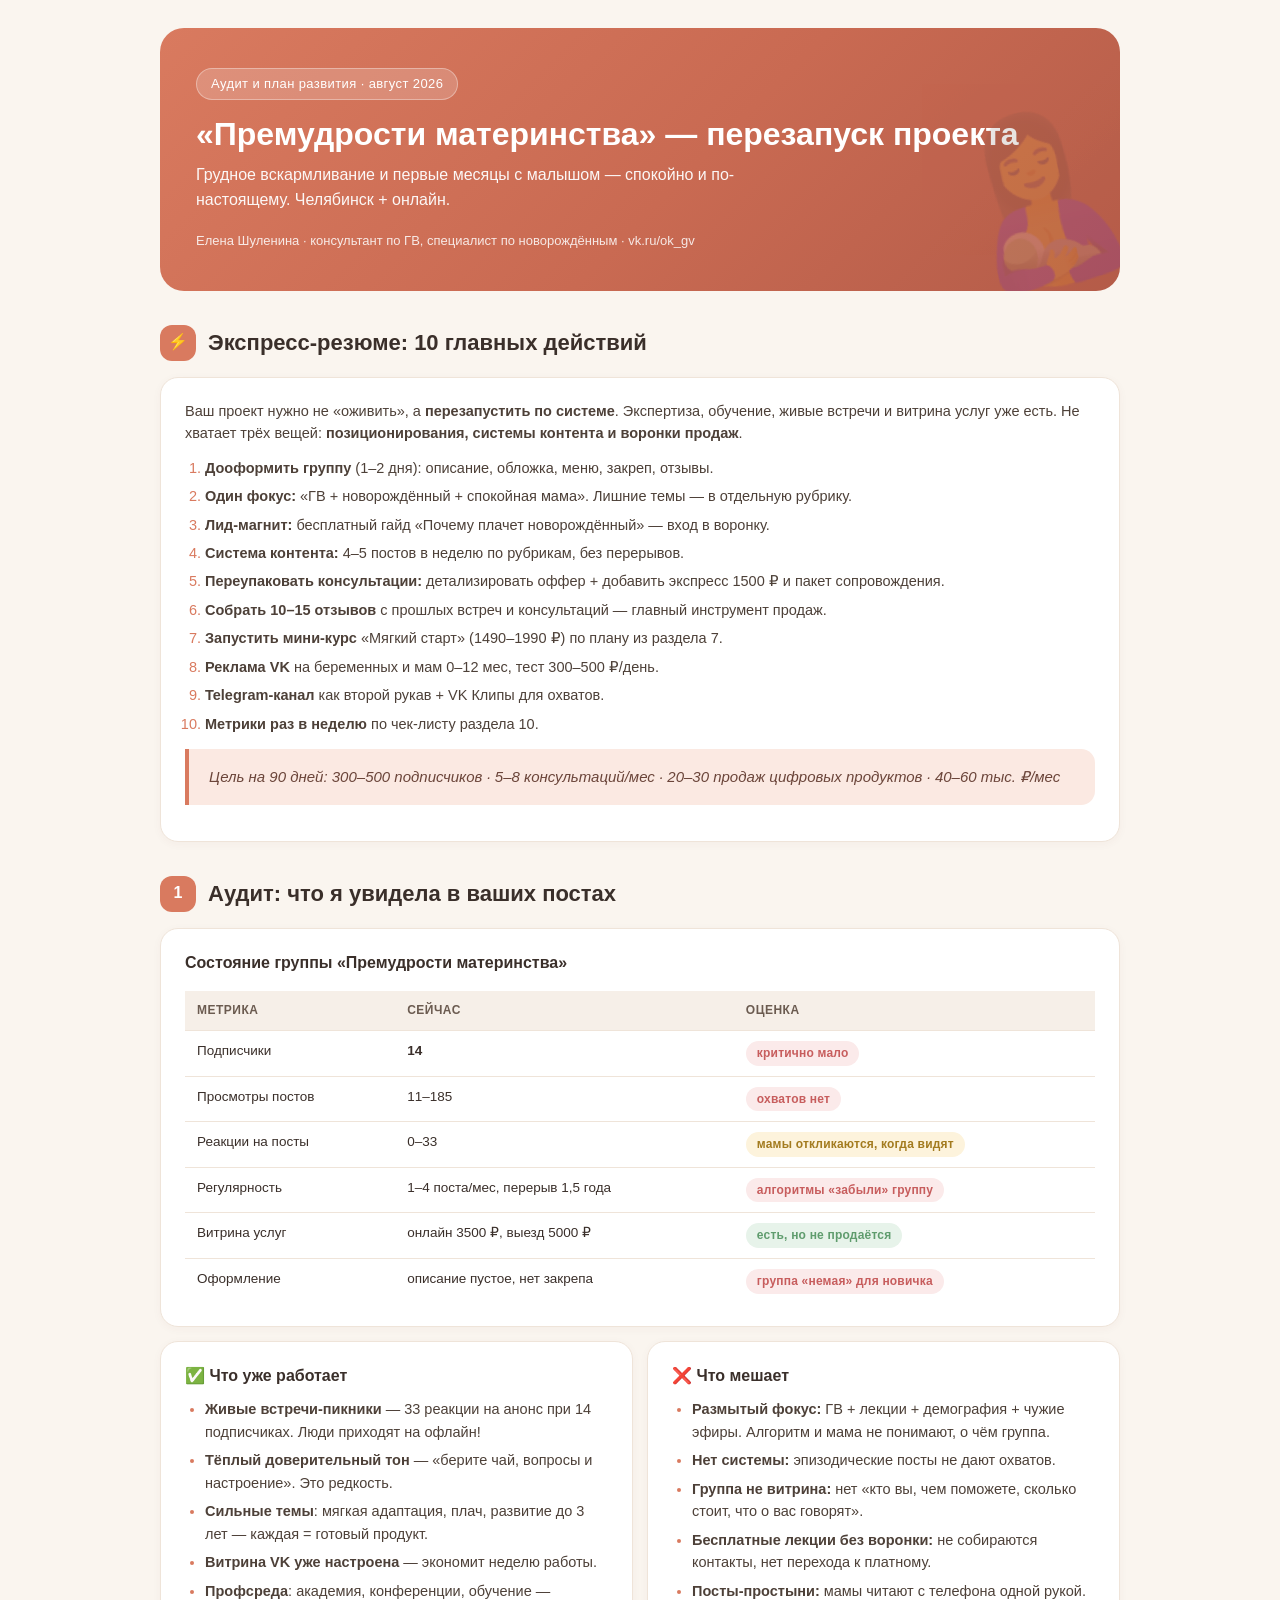
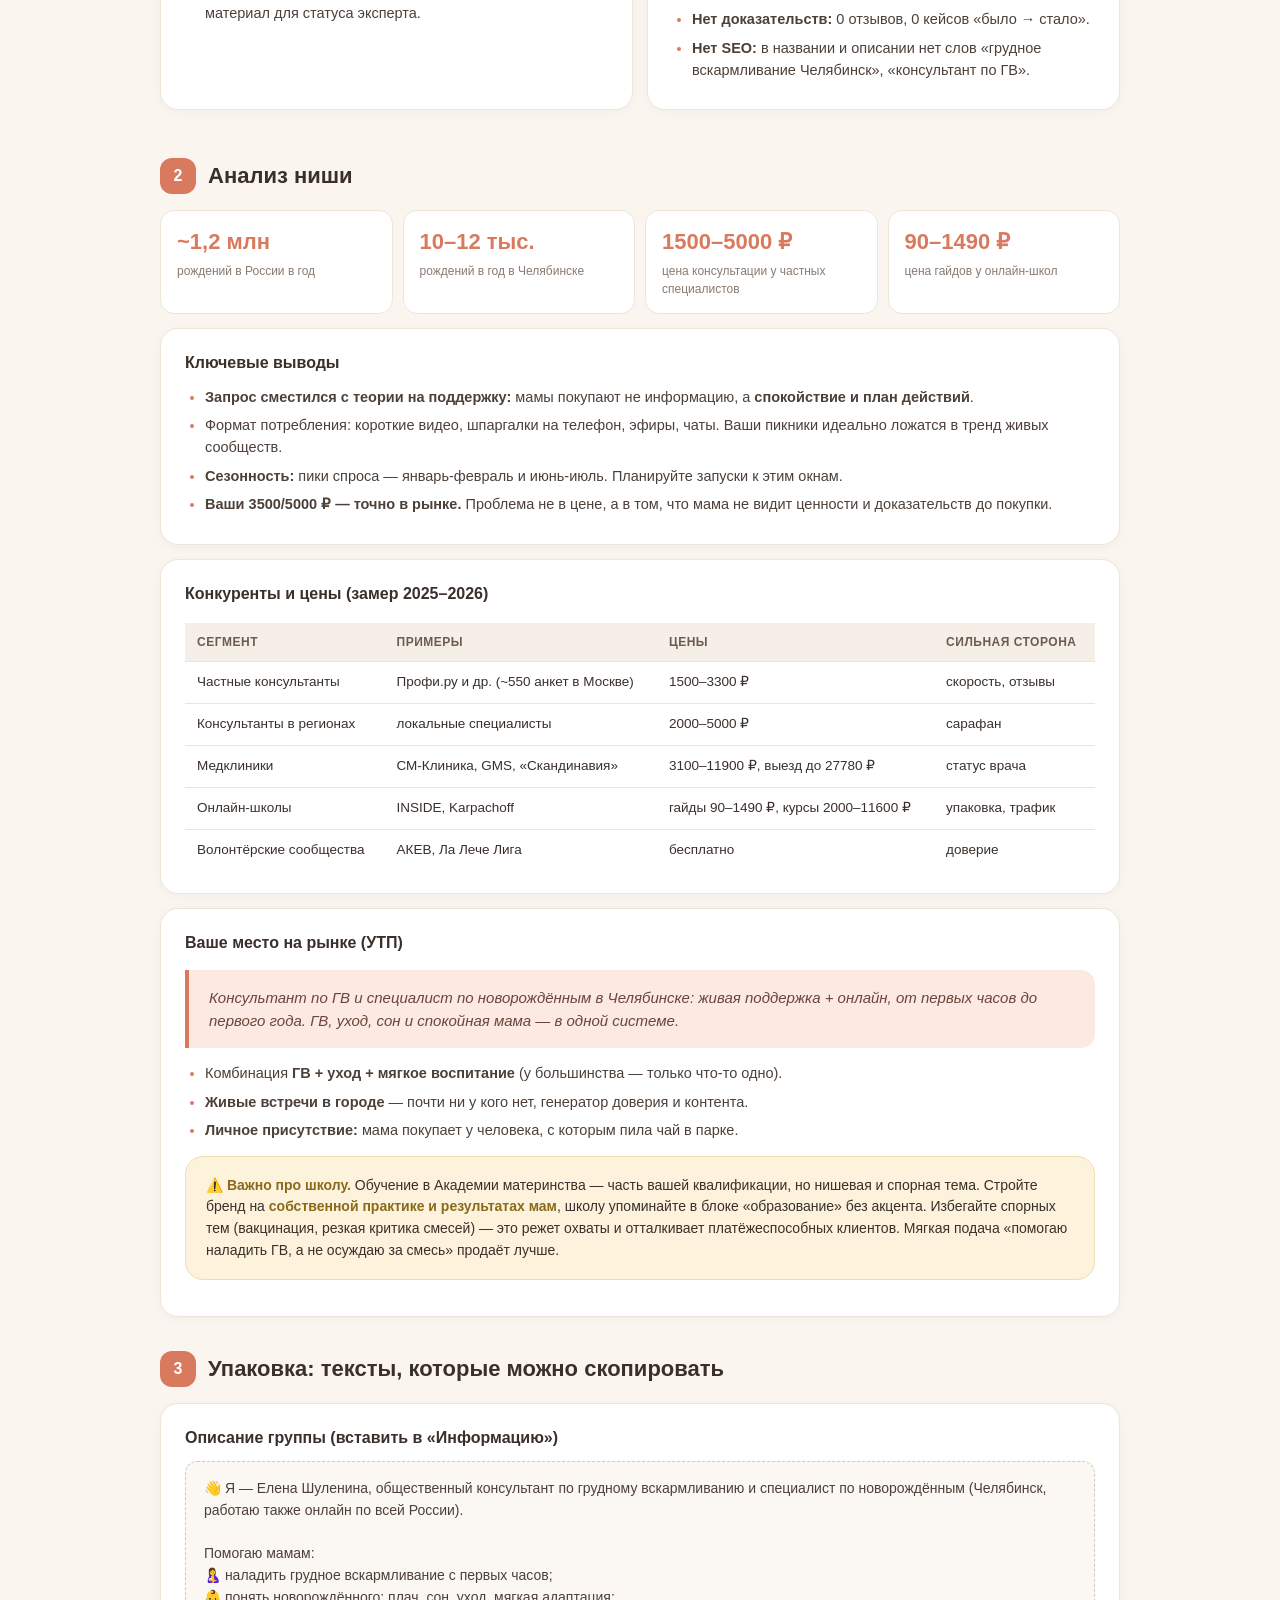
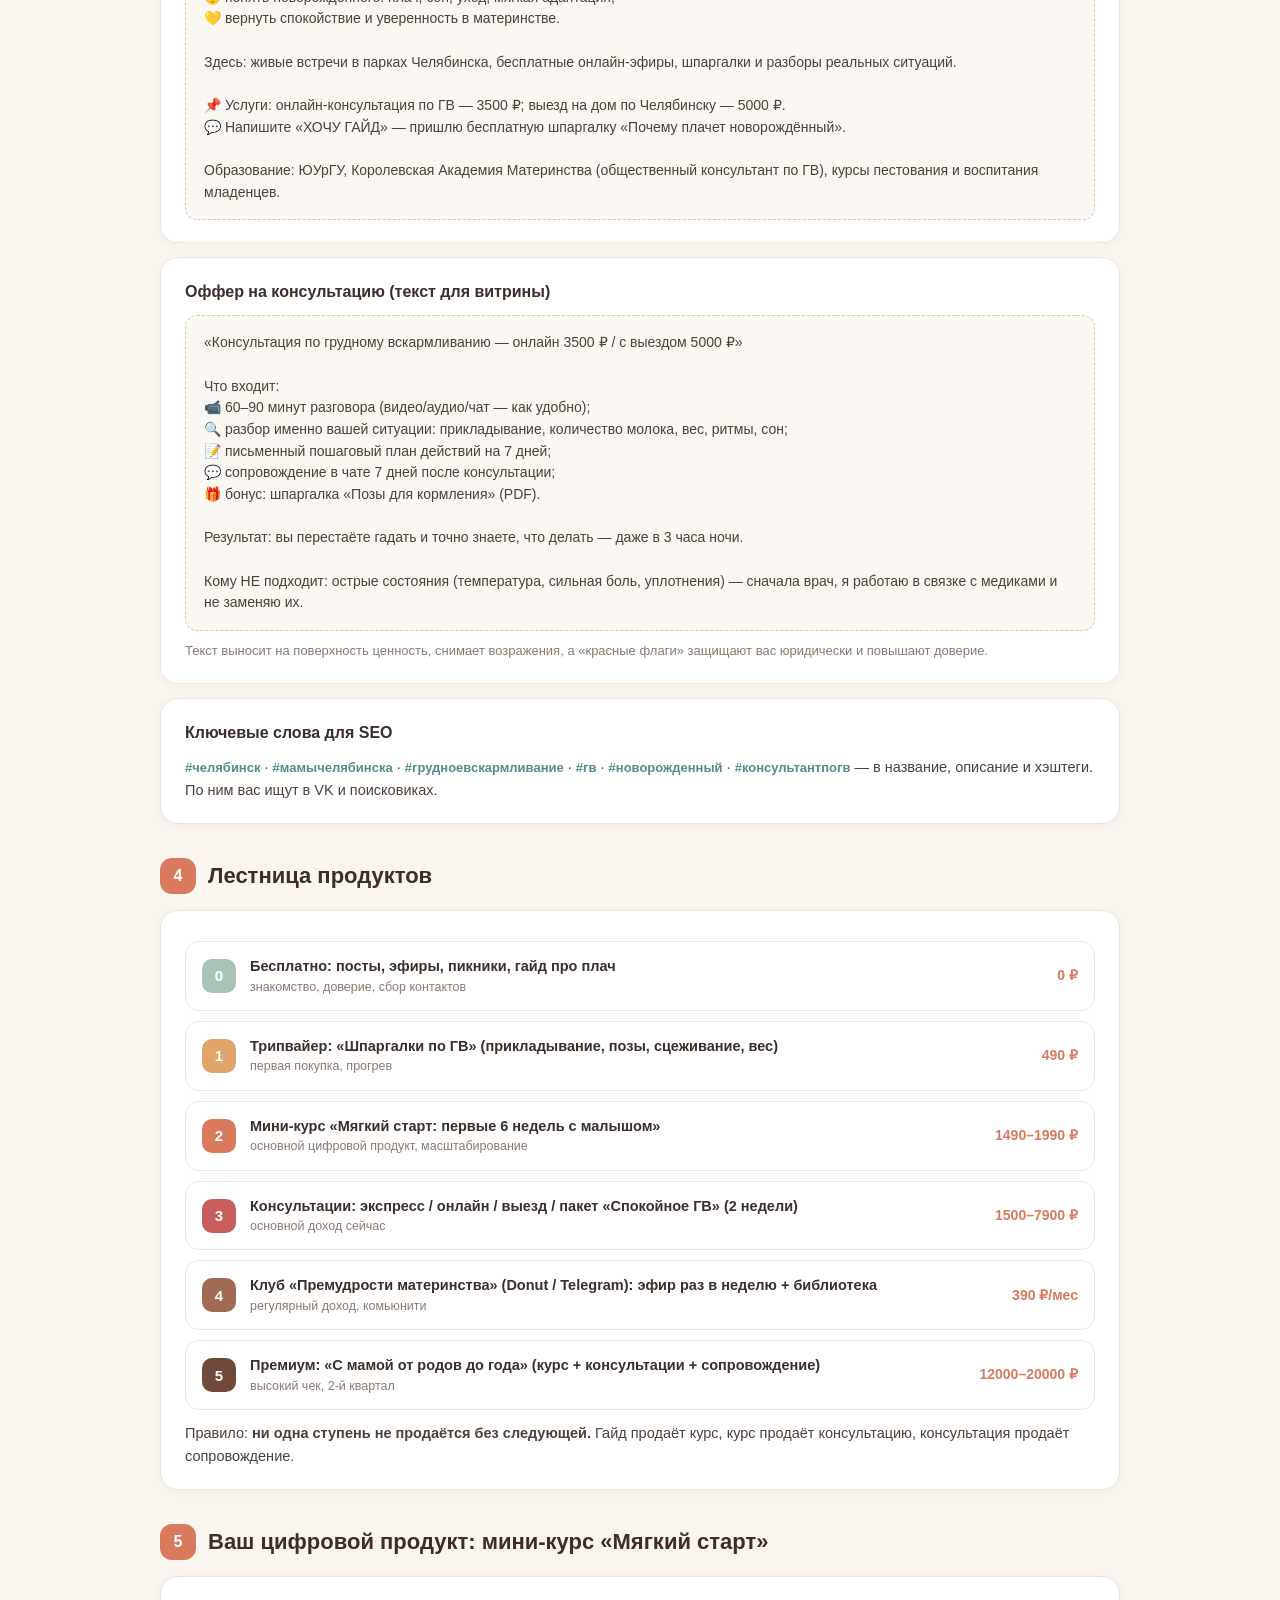
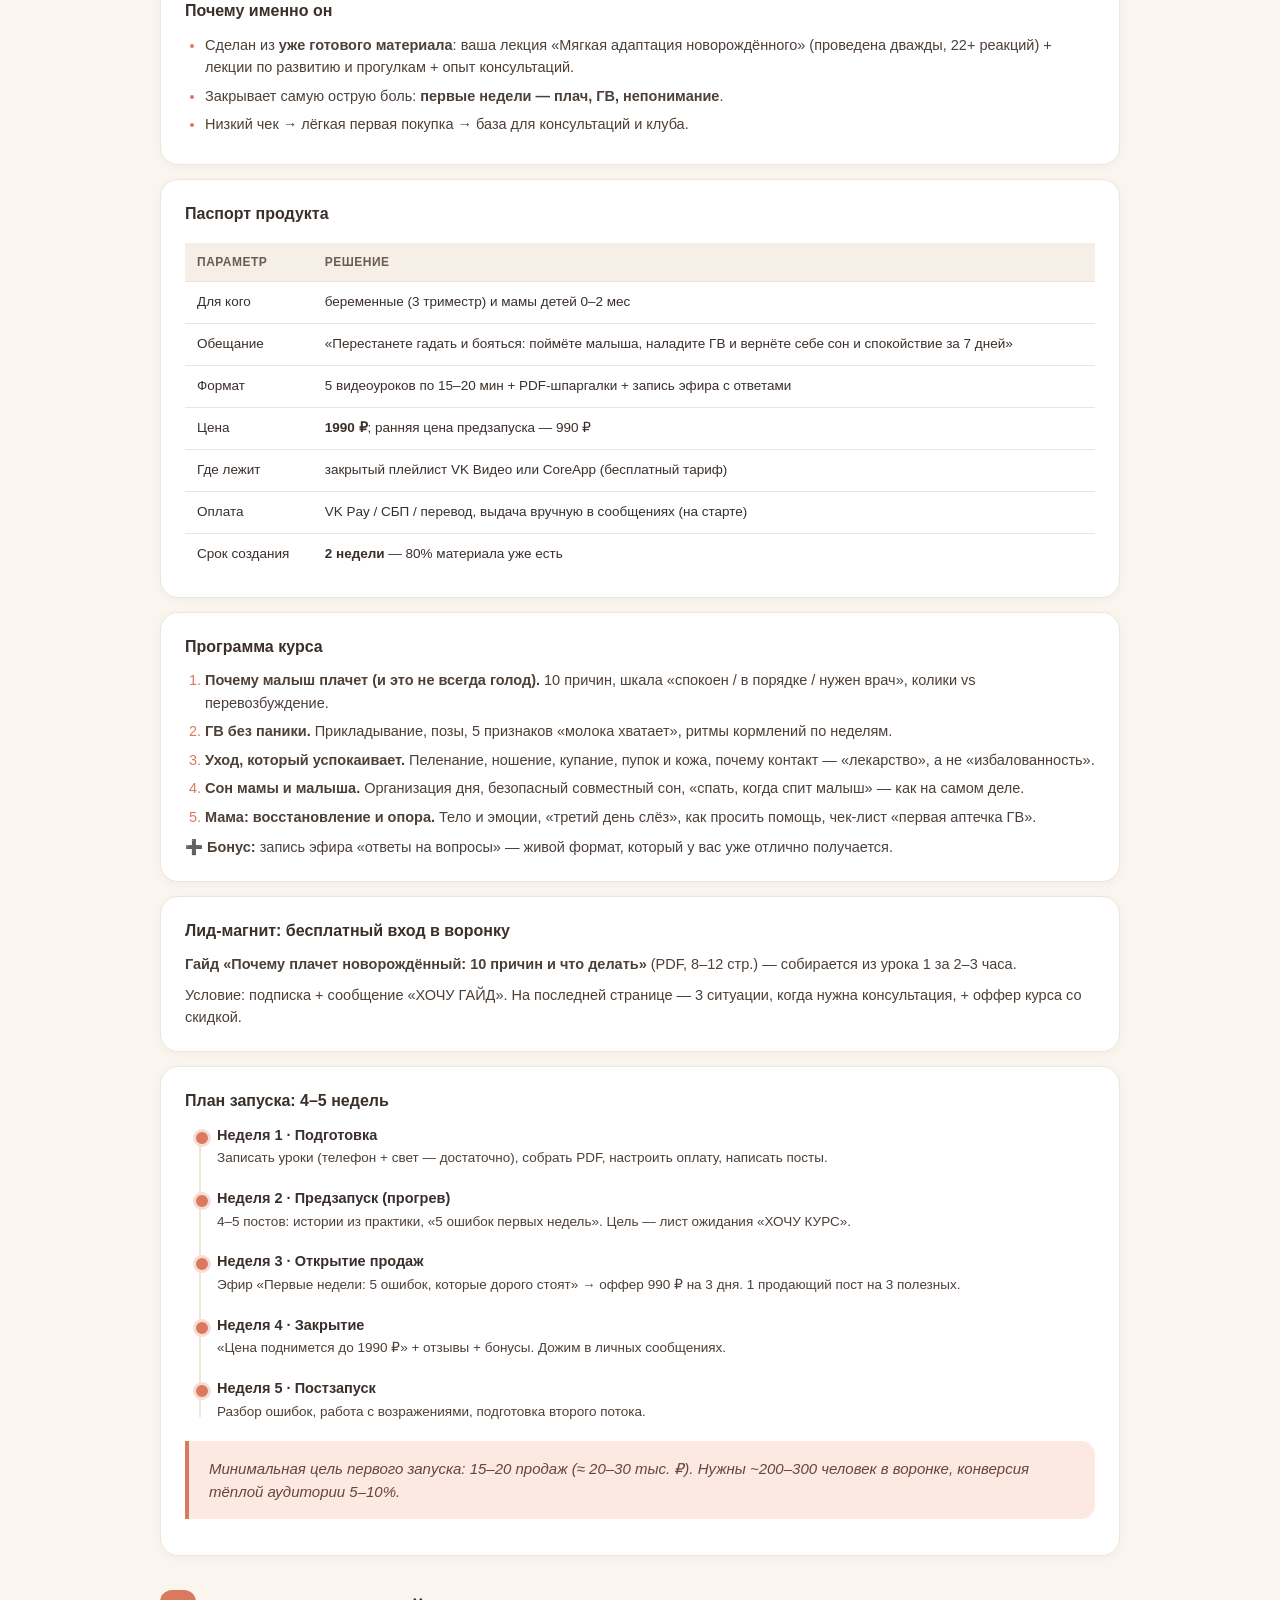
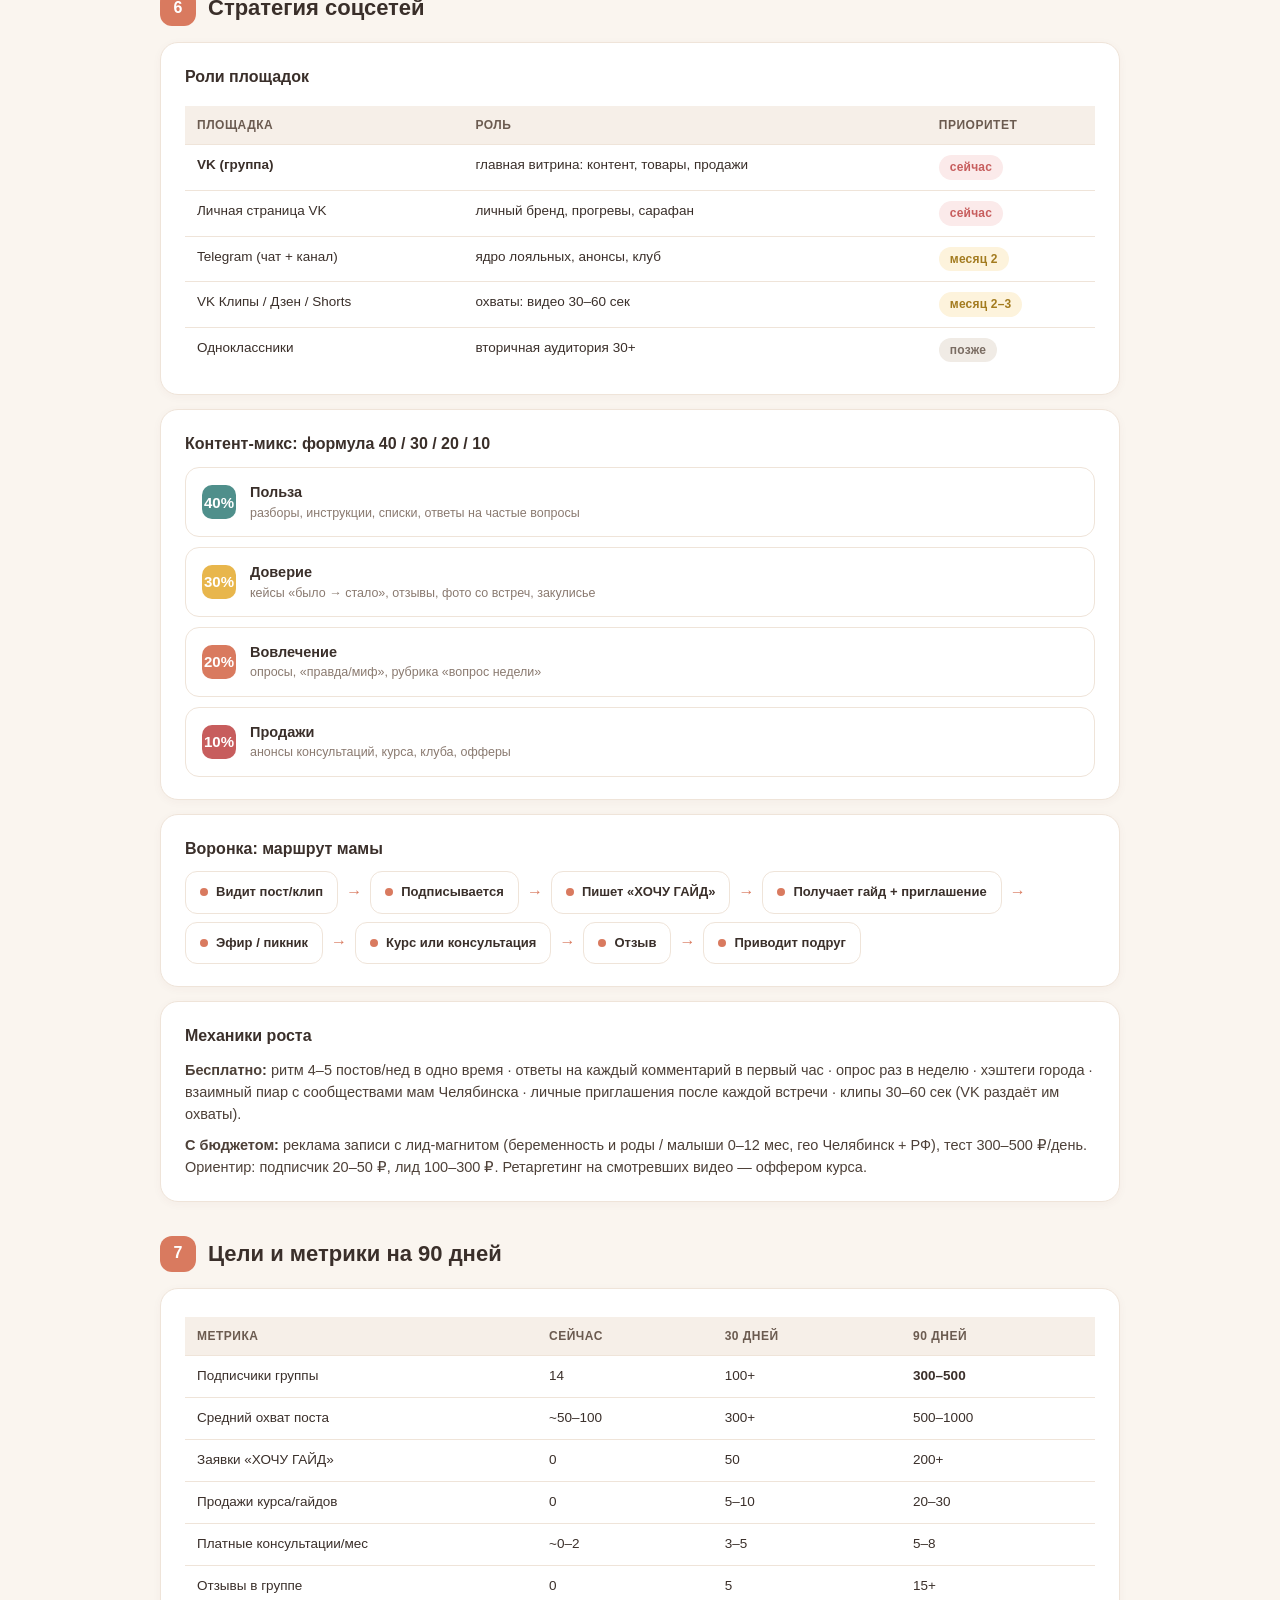
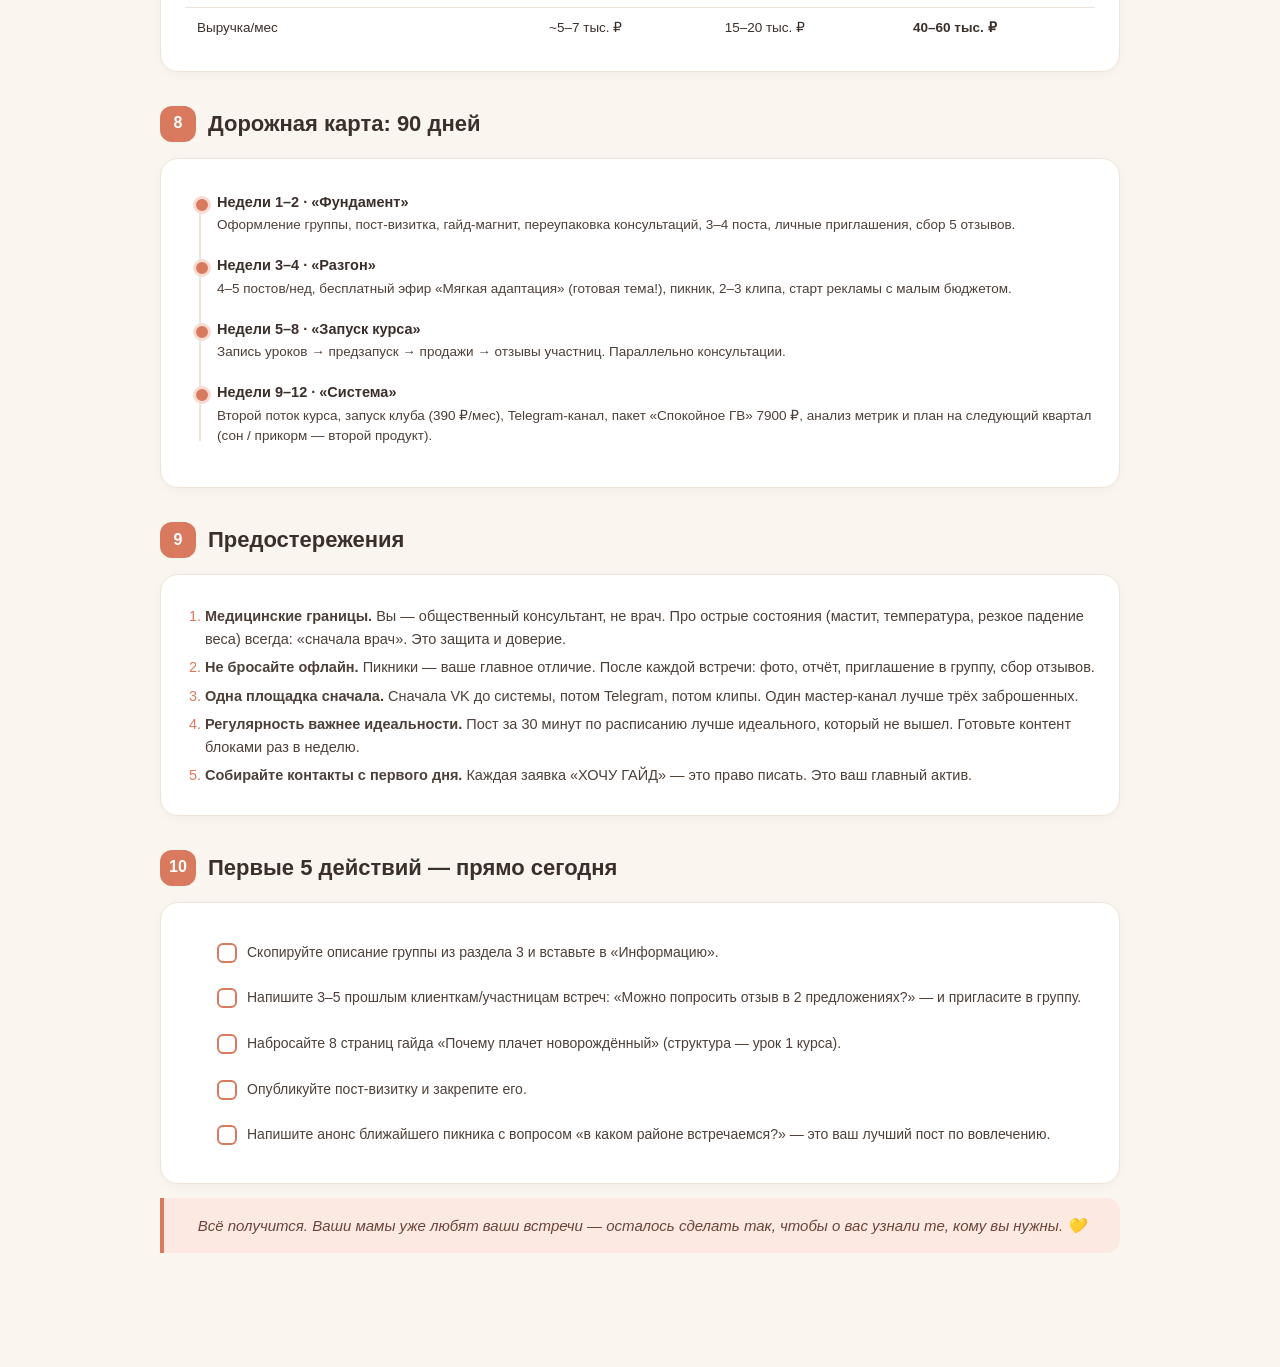
<file: premudrosti-audit.html>
<!DOCTYPE html>
<html lang="ru">
<head>
<meta charset="UTF-8">
<meta name="viewport" content="width=device-width, initial-scale=1.0">
<title>Аудит и план развития — «Премудрости материнства»</title>
<style>
  :root {
    --bg: #faf5ef;
    --card: #ffffff;
    --ink: #3a2f2a;
    --muted: #8a7a70;
    --accent: #d97a5f;
    --accent-soft: #fbe9e2;
    --teal: #4f8f8b;
    --teal-soft: #e4f2f1;
    --gold: #e8b64c;
    --gold-soft: #fdf3dc;
    --green: #5f9c6d;
    --green-soft: #e7f3ea;
    --red: #c75d5d;
    --red-soft: #fbeaea;
    --line: #efe4d9;
    --radius: 18px;
  }
  * { margin: 0; padding: 0; box-sizing: border-box; }
  body {
    font-family: -apple-system, BlinkMacSystemFont, "Segoe UI", Roboto, "Helvetica Neue", Arial, sans-serif;
    background: var(--bg);
    color: var(--ink);
    line-height: 1.55;
    padding: 28px 16px 80px;
  }
  .wrap { max-width: 960px; margin: 0 auto; }

  /* HERO */
  .hero {
    background: linear-gradient(135deg, #d97a5f 0%, #c96a52 55%, #b45c49 100%);
    color: #fff;
    border-radius: 24px;
    padding: 40px 36px;
    margin-bottom: 24px;
    position: relative;
    overflow: hidden;
  }
  .hero::after {
    content: "🤱";
    position: absolute;
    right: -20px; bottom: -30px;
    font-size: 160px;
    opacity: .14;
    transform: rotate(-12deg);
  }
  .hero .kicker {
    display: inline-block;
    background: rgba(255,255,255,.18);
    border: 1px solid rgba(255,255,255,.35);
    border-radius: 999px;
    padding: 5px 14px;
    font-size: 13px;
    letter-spacing: .4px;
    margin-bottom: 16px;
  }
  .hero h1 { font-size: 32px; line-height: 1.15; margin-bottom: 10px; font-weight: 800; }
  .hero p { font-size: 16px; opacity: .95; max-width: 560px; }
  .hero .meta { margin-top: 18px; font-size: 13px; opacity: .85; }

  /* SECTIONS */
  section { margin: 34px 0; }
  .sec-head { display: flex; align-items: center; gap: 12px; margin-bottom: 16px; }
  .sec-num {
    background: var(--accent);
    color: #fff;
    width: 36px; height: 36px;
    border-radius: 12px;
    display: flex; align-items: center; justify-content: center;
    font-weight: 800; font-size: 16px;
    flex-shrink: 0;
  }
  .sec-head h2 { font-size: 22px; font-weight: 800; }

  .card {
    background: var(--card);
    border: 1px solid var(--line);
    border-radius: var(--radius);
    padding: 22px 24px;
    margin-bottom: 14px;
    box-shadow: 0 2px 10px rgba(90,60,40,.04);
  }
  .card h3 { font-size: 16px; margin-bottom: 10px; font-weight: 700; }
  .card p { font-size: 14.5px; color: #4d4038; }
  .card p + p { margin-top: 8px; }
  .card ul, .card ol { margin: 8px 0 0 20px; font-size: 14.5px; color: #4d4038; }
  .card li { margin-bottom: 6px; }
  .card li::marker { color: var(--accent); }

  /* BADGES */
  .badge {
    display: inline-block;
    border-radius: 999px;
    padding: 3px 11px;
    font-size: 12px;
    font-weight: 700;
    letter-spacing: .2px;
  }
  .b-red { background: var(--red-soft); color: var(--red); }
  .b-green { background: var(--green-soft); color: var(--green); }
  .b-gold { background: var(--gold-soft); color: #a37b1f; }
  .b-gray { background: #f0ebe5; color: #7a6c62; }
  .b-teal { background: var(--teal-soft); color: var(--teal); }

  /* TABLES */
  table { width: 100%; border-collapse: collapse; font-size: 13.5px; margin-top: 6px; }
  th {
    text-align: left;
    background: #f6efe8;
    color: #6b5b50;
    font-size: 12px;
    text-transform: uppercase;
    letter-spacing: .5px;
    padding: 10px 12px;
  }
  td { padding: 10px 12px; border-top: 1px solid var(--line); vertical-align: top; }
  tr:first-child td { border-top: none; }
  .tbl-card { overflow-x: auto; }
  .nowrap { white-space: nowrap; }

  /* QUOTE */
  .quote {
    background: var(--accent-soft);
    border-left: 4px solid var(--accent);
    border-radius: 0 14px 14px 0;
    padding: 16px 20px;
    margin: 14px 0;
    font-size: 15px;
    font-style: italic;
    color: #6b453a;
  }

  /* WARNING */
  .warn {
    background: var(--gold-soft);
    border: 1px solid #eeddb0;
    border-radius: var(--radius);
    padding: 18px 20px;
    font-size: 14px;
    margin: 14px 0;
  }
  .warn b { color: #8a6a1a; }

  /* LADDER (steps) */
  .ladder { display: flex; flex-direction: column; gap: 10px; margin-top: 8px; }
  .step {
    display: flex; align-items: center; gap: 14px;
    background: #fff; border: 1px solid var(--line);
    border-radius: 14px; padding: 13px 16px;
    transition: transform .15s;
  }
  .step:hover { transform: translateX(4px); }
  .step .num {
    width: 34px; height: 34px; border-radius: 10px; flex-shrink: 0;
    display: flex; align-items: center; justify-content: center;
    font-weight: 800; color: #fff; font-size: 15px;
  }
  .step .info { flex: 1; min-width: 0; }
  .step .info .t { font-weight: 700; font-size: 14.5px; }
  .step .info .d { font-size: 12.5px; color: var(--muted); }
  .step .price { font-weight: 800; font-size: 14px; white-space: nowrap; color: var(--accent); }

  /* FUNNEL */
  .funnel { display: flex; flex-wrap: wrap; gap: 8px; margin-top: 10px; }
  .fstep {
    background: #fff; border: 1px solid var(--line);
    border-radius: 12px; padding: 10px 14px;
    font-size: 13px; font-weight: 600;
    display: flex; align-items: center; gap: 8px;
  }
  .fstep .dot { width: 8px; height: 8px; border-radius: 50%; background: var(--accent); flex-shrink: 0; }
  .arrow { color: var(--accent); font-weight: 800; align-self: center; }

  /* TIMELINE */
  .timeline { position: relative; margin: 10px 0 0 6px; padding-left: 26px; }
  .timeline::before {
    content: ""; position: absolute; left: 8px; top: 6px; bottom: 6px;
    width: 2px; background: var(--line);
  }
  .tl-item { position: relative; margin-bottom: 18px; }
  .tl-item::before {
    content: ""; position: absolute; left: -24px; top: 5px;
    width: 12px; height: 12px; border-radius: 50%;
    background: var(--accent); border: 3px solid #f6dcd2;
  }
  .tl-item .t { font-weight: 700; font-size: 14.5px; }
  .tl-item .d { font-size: 13.5px; color: #4d4038; margin-top: 2px; }

  /* CHECKLIST */
  .todo { list-style: none; margin: 6px 0 0; }
  .todo li {
    display: flex; gap: 10px; align-items: flex-start;
    padding: 9px 12px; border-radius: 10px;
    font-size: 14px;
  }
  .todo li:hover { background: #faf4ee; }
  .todo .box {
    width: 20px; height: 20px; border-radius: 6px; flex-shrink: 0;
    border: 2px solid var(--accent); margin-top: 1px;
  }

  /* METRIC CARDS */
  .metrics { display: grid; grid-template-columns: repeat(auto-fit, minmax(150px, 1fr)); gap: 10px; }
  .metric {
    background: #fff; border: 1px solid var(--line); border-radius: 14px;
    padding: 14px 16px;
  }
  .metric .v { font-size: 22px; font-weight: 800; color: var(--accent); }
  .metric .l { font-size: 12px; color: var(--muted); margin-top: 2px; }

  .copy-block {
    background: #fbf7f2; border: 1px dashed #d9c6b6; border-radius: 12px;
    padding: 16px 18px; font-size: 14px; margin-top: 10px; color: #4d4038;
    white-space: pre-wrap;
  }
  .tag { color: var(--teal); font-weight: 700; font-size: 13px; }
  hr.sep { border: none; border-top: 1px solid var(--line); margin: 26px 0; }
  .grid2 { display: grid; grid-template-columns: 1fr 1fr; gap: 14px; }
  @media (max-width: 700px) { .grid2 { grid-template-columns: 1fr; } .hero h1 { font-size: 25px; } }
</style>
</head>
<body>
<div class="wrap">

  <!-- HERO -->
  <div class="hero">
    <span class="kicker">Аудит и план развития · август 2026</span>
    <h1>«Премудрости материнства» — перезапуск проекта</h1>
    <p>Грудное вскармливание и первые месяцы с малышом — спокойно и по-настоящему. Челябинск + онлайн.</p>
    <div class="meta">Елена Шуленина · консультант по ГВ, специалист по новорождённым · vk.ru/ok_gv</div>
  </div>

  <!-- TOP 10 -->
  <section>
    <div class="sec-head"><div class="sec-num">⚡</div><h2>Экспресс-резюме: 10 главных действий</h2></div>
    <div class="card">
      <p>Ваш проект нужно не «оживить», а <b>перезапустить по системе</b>. Экспертиза, обучение, живые встречи и витрина услуг уже есть. Не хватает трёх вещей: <b>позиционирования, системы контента и воронки продаж</b>.</p>
      <ol style="margin-top:12px">
        <li><b>Дооформить группу</b> (1–2 дня): описание, обложка, меню, закреп, отзывы.</li>
        <li><b>Один фокус:</b> «ГВ + новорождённый + спокойная мама». Лишние темы — в отдельную рубрику.</li>
        <li><b>Лид-магнит:</b> бесплатный гайд «Почему плачет новорождённый» — вход в воронку.</li>
        <li><b>Система контента:</b> 4–5 постов в неделю по рубрикам, без перерывов.</li>
        <li><b>Переупаковать консультации:</b> детализировать оффер + добавить экспресс 1500 ₽ и пакет сопровождения.</li>
        <li><b>Собрать 10–15 отзывов</b> с прошлых встреч и консультаций — главный инструмент продаж.</li>
        <li><b>Запустить мини-курс</b> «Мягкий старт» (1490–1990 ₽) по плану из раздела 7.</li>
        <li><b>Реклама VK</b> на беременных и мам 0–12 мес, тест 300–500 ₽/день.</li>
        <li><b>Telegram-канал</b> как второй рукав + VK Клипы для охватов.</li>
        <li><b>Метрики раз в неделю</b> по чек-листу раздела 10.</li>
      </ol>
      <div class="quote">Цель на 90 дней: 300–500 подписчиков · 5–8 консультаций/мес · 20–30 продаж цифровых продуктов · 40–60 тыс. ₽/мес</div>
    </div>
  </section>

  <!-- AUDIT -->
  <section>
    <div class="sec-head"><div class="sec-num">1</div><h2>Аудит: что я увидела в ваших постах</h2></div>

    <div class="card">
      <h3>Состояние группы «Премудрости материнства»</h3>
      <div class="tbl-card">
        <table>
          <tr><th>Метрика</th><th>Сейчас</th><th>Оценка</th></tr>
          <tr><td>Подписчики</td><td><b>14</b></td><td><span class="badge b-red">критично мало</span></td></tr>
          <tr><td>Просмотры постов</td><td>11–185</td><td><span class="badge b-red">охватов нет</span></td></tr>
          <tr><td>Реакции на посты</td><td>0–33</td><td><span class="badge b-gold">мамы откликаются, когда видят</span></td></tr>
          <tr><td>Регулярность</td><td>1–4 поста/мес, перерыв 1,5 года</td><td><span class="badge b-red">алгоритмы «забыли» группу</span></td></tr>
          <tr><td>Витрина услуг</td><td>онлайн 3500 ₽, выезд 5000 ₽</td><td><span class="badge b-green">есть, но не продаётся</span></td></tr>
          <tr><td>Оформление</td><td>описание пустое, нет закрепа</td><td><span class="badge b-red">группа «немая» для новичка</span></td></tr>
        </table>
      </div>
    </div>

    <div class="grid2">
      <div class="card">
        <h3>✅ Что уже работает</h3>
        <ul>
          <li><b>Живые встречи-пикники</b> — 33 реакции на анонс при 14 подписчиках. Люди приходят на офлайн!</li>
          <li><b>Тёплый доверительный тон</b> — «берите чай, вопросы и настроение». Это редкость.</li>
          <li><b>Сильные темы</b>: мягкая адаптация, плач, развитие до 3 лет — каждая = готовый продукт.</li>
          <li><b>Витрина VK уже настроена</b> — экономит неделю работы.</li>
          <li><b>Профсреда</b>: академия, конференции, обучение — материал для статуса эксперта.</li>
        </ul>
      </div>
      <div class="card">
        <h3>❌ Что мешает</h3>
        <ul>
          <li><b>Размытый фокус:</b> ГВ + лекции + демография + чужие эфиры. Алгоритм и мама не понимают, о чём группа.</li>
          <li><b>Нет системы:</b> эпизодические посты не дают охватов.</li>
          <li><b>Группа не витрина:</b> нет «кто вы, чем поможете, сколько стоит, что о вас говорят».</li>
          <li><b>Бесплатные лекции без воронки:</b> не собираются контакты, нет перехода к платному.</li>
          <li><b>Посты-простыни:</b> мамы читают с телефона одной рукой.</li>
          <li><b>Нет доказательств:</b> 0 отзывов, 0 кейсов «было → стало».</li>
          <li><b>Нет SEO:</b> в названии и описании нет слов «грудное вскармливание Челябинск», «консультант по ГВ».</li>
        </ul>
      </div>
    </div>
  </section>

  <!-- NICHE -->
  <section>
    <div class="sec-head"><div class="sec-num">2</div><h2>Анализ ниши</h2></div>

    <div class="metrics">
      <div class="metric"><div class="v">~1,2 млн</div><div class="l">рождений в России в год</div></div>
      <div class="metric"><div class="v">10–12 тыс.</div><div class="l">рождений в год в Челябинске</div></div>
      <div class="metric"><div class="v">1500–5000 ₽</div><div class="l">цена консультации у частных специалистов</div></div>
      <div class="metric"><div class="v">90–1490 ₽</div><div class="l">цена гайдов у онлайн-школ</div></div>
    </div>

    <div class="card" style="margin-top:14px">
      <h3>Ключевые выводы</h3>
      <ul>
        <li><b>Запрос сместился с теории на поддержку:</b> мамы покупают не информацию, а <b>спокойствие и план действий</b>.</li>
        <li>Формат потребления: короткие видео, шпаргалки на телефон, эфиры, чаты. Ваши пикники идеально ложатся в тренд живых сообществ.</li>
        <li><b>Сезонность:</b> пики спроса — январь-февраль и июнь-июль. Планируйте запуски к этим окнам.</li>
        <li><b>Ваши 3500/5000 ₽ — точно в рынке.</b> Проблема не в цене, а в том, что мама не видит ценности и доказательств до покупки.</li>
      </ul>
    </div>

    <div class="card">
      <h3>Конкуренты и цены (замер 2025–2026)</h3>
      <div class="tbl-card">
        <table>
          <tr><th>Сегмент</th><th>Примеры</th><th class="nowrap">Цены</th><th>Сильная сторона</th></tr>
          <tr><td>Частные консультанты</td><td>Профи.ру и др. (~550 анкет в Москве)</td><td class="nowrap">1500–3300 ₽</td><td>скорость, отзывы</td></tr>
          <tr><td>Консультанты в регионах</td><td>локальные специалисты</td><td class="nowrap">2000–5000 ₽</td><td>сарафан</td></tr>
          <tr><td>Медклиники</td><td>СМ-Клиника, GMS, «Скандинавия»</td><td class="nowrap">3100–11900 ₽, выезд до 27780 ₽</td><td>статус врача</td></tr>
          <tr><td>Онлайн-школы</td><td>INSIDE, Karpachoff</td><td class="nowrap">гайды 90–1490 ₽, курсы 2000–11600 ₽</td><td>упаковка, трафик</td></tr>
          <tr><td>Волонтёрские сообщества</td><td>АКЕВ, Ла Лече Лига</td><td class="nowrap">бесплатно</td><td>доверие</td></tr>
        </table>
      </div>
    </div>

    <div class="card">
      <h3>Ваше место на рынке (УТП)</h3>
      <div class="quote">Консультант по ГВ и специалист по новорождённым в Челябинске: живая поддержка + онлайн, от первых часов до первого года. ГВ, уход, сон и спокойная мама — в одной системе.</div>
      <ul>
        <li>Комбинация <b>ГВ + уход + мягкое воспитание</b> (у большинства — только что-то одно).</li>
        <li><b>Живые встречи в городе</b> — почти ни у кого нет, генератор доверия и контента.</li>
        <li><b>Личное присутствие:</b> мама покупает у человека, с которым пила чай в парке.</li>
      </ul>
      <div class="warn">⚠️ <b>Важно про школу.</b> Обучение в Академии материнства — часть вашей квалификации, но нишевая и спорная тема. Стройте бренд на <b>собственной практике и результатах мам</b>, школу упоминайте в блоке «образование» без акцента. Избегайте спорных тем (вакцинация, резкая критика смесей) — это режет охваты и отталкивает платёжеспособных клиентов. Мягкая подача «помогаю наладить ГВ, а не осуждаю за смесь» продаёт лучше.</div>
    </div>
  </section>

  <!-- PACKAGING -->
  <section>
    <div class="sec-head"><div class="sec-num">3</div><h2>Упаковка: тексты, которые можно скопировать</h2></div>

    <div class="card">
      <h3>Описание группы (вставить в «Информацию»)</h3>
      <div class="copy-block">👋 Я — Елена Шуленина, общественный консультант по грудному вскармливанию и специалист по новорождённым (Челябинск, работаю также онлайн по всей России).

Помогаю мамам:
🤱 наладить грудное вскармливание с первых часов;
👶 понять новорождённого: плач, сон, уход, мягкая адаптация;
💛 вернуть спокойствие и уверенность в материнстве.

Здесь: живые встречи в парках Челябинска, бесплатные онлайн-эфиры, шпаргалки и разборы реальных ситуаций.

📌 Услуги: онлайн-консультация по ГВ — 3500 ₽; выезд на дом по Челябинску — 5000 ₽.
💬 Напишите «ХОЧУ ГАЙД» — пришлю бесплатную шпаргалку «Почему плачет новорождённый».

Образование: ЮУрГУ, Королевская Академия Материнства (общественный консультант по ГВ), курсы пестования и воспитания младенцев.</div>
    </div>

    <div class="card">
      <h3>Оффер на консультацию (текст для витрины)</h3>
      <div class="copy-block">«Консультация по грудному вскармливанию — онлайн 3500 ₽ / с выездом 5000 ₽»

Что входит:
📹 60–90 минут разговора (видео/аудио/чат — как удобно);
🔍 разбор именно вашей ситуации: прикладывание, количество молока, вес, ритмы, сон;
📝 письменный пошаговый план действий на 7 дней;
💬 сопровождение в чате 7 дней после консультации;
🎁 бонус: шпаргалка «Позы для кормления» (PDF).

Результат: вы перестаёте гадать и точно знаете, что делать — даже в 3 часа ночи.

Кому НЕ подходит: острые состояния (температура, сильная боль, уплотнения) — сначала врач, я работаю в связке с медиками и не заменяю их.</div>
      <p style="margin-top:10px; font-size:13px; color:var(--muted)">Текст выносит на поверхность ценность, снимает возражения, а «красные флаги» защищают вас юридически и повышают доверие.</p>
    </div>

    <div class="card">
      <h3>Ключевые слова для SEO</h3>
      <p><span class="tag">#челябинск</span> · <span class="tag">#мамычелябинска</span> · <span class="tag">#грудноевскармливание</span> · <span class="tag">#гв</span> · <span class="tag">#новорожденный</span> · <span class="tag">#консультантпогв</span> — в название, описание и хэштеги. По ним вас ищут в VK и поисковиках.</p>
    </div>
  </section>

  <!-- PRODUCTS -->
  <section>
    <div class="sec-head"><div class="sec-num">4</div><h2>Лестница продуктов</h2></div>
    <div class="card">
      <div class="ladder">
        <div class="step"><div class="num" style="background:#a9c4b6">0</div><div class="info"><div class="t">Бесплатно: посты, эфиры, пикники, гайд про плач</div><div class="d">знакомство, доверие, сбор контактов</div></div><div class="price">0 ₽</div></div>
        <div class="step"><div class="num" style="background:#e0a56a">1</div><div class="info"><div class="t">Трипвайер: «Шпаргалки по ГВ» (прикладывание, позы, сцеживание, вес)</div><div class="d">первая покупка, прогрев</div></div><div class="price">490 ₽</div></div>
        <div class="step"><div class="num" style="background:#d97a5f">2</div><div class="info"><div class="t">Мини-курс «Мягкий старт: первые 6 недель с малышом»</div><div class="d">основной цифровой продукт, масштабирование</div></div><div class="price">1490–1990 ₽</div></div>
        <div class="step"><div class="num" style="background:#c75d5d">3</div><div class="info"><div class="t">Консультации: экспресс / онлайн / выезд / пакет «Спокойное ГВ» (2 недели)</div><div class="d">основной доход сейчас</div></div><div class="price">1500–7900 ₽</div></div>
        <div class="step"><div class="num" style="background:#a06b52">4</div><div class="info"><div class="t">Клуб «Премудрости материнства» (Donut / Telegram): эфир раз в неделю + библиотека</div><div class="d">регулярный доход, комьюнити</div></div><div class="price">390 ₽/мес</div></div>
        <div class="step"><div class="num" style="background:#6f4a3a">5</div><div class="info"><div class="t">Премиум: «С мамой от родов до года» (курс + консультации + сопровождение)</div><div class="d">высокий чек, 2-й квартал</div></div><div class="price">12000–20000 ₽</div></div>
      </div>
      <p style="margin-top:12px">Правило: <b>ни одна ступень не продаётся без следующей.</b> Гайд продаёт курс, курс продаёт консультацию, консультация продаёт сопровождение.</p>
    </div>
  </section>

  <!-- DIGITAL PRODUCT -->
  <section>
    <div class="sec-head"><div class="sec-num">5</div><h2>Ваш цифровой продукт: мини-курс «Мягкий старт»</h2></div>

    <div class="card">
      <h3>Почему именно он</h3>
      <ul>
        <li>Сделан из <b>уже готового материала</b>: ваша лекция «Мягкая адаптация новорождённого» (проведена дважды, 22+ реакций) + лекции по развитию и прогулкам + опыт консультаций.</li>
        <li>Закрывает самую острую боль: <b>первые недели — плач, ГВ, непонимание</b>.</li>
        <li>Низкий чек → лёгкая первая покупка → база для консультаций и клуба.</li>
      </ul>
    </div>

    <div class="card">
      <h3>Паспорт продукта</h3>
      <div class="tbl-card">
        <table>
          <tr><th>Параметр</th><th>Решение</th></tr>
          <tr><td>Для кого</td><td>беременные (3 триместр) и мамы детей 0–2 мес</td></tr>
          <tr><td>Обещание</td><td>«Перестанете гадать и бояться: поймёте малыша, наладите ГВ и вернёте себе сон и спокойствие за 7 дней»</td></tr>
          <tr><td>Формат</td><td>5 видеоуроков по 15–20 мин + PDF-шпаргалки + запись эфира с ответами</td></tr>
          <tr><td>Цена</td><td><b>1990 ₽</b>; ранняя цена предзапуска — 990 ₽</td></tr>
          <tr><td>Где лежит</td><td>закрытый плейлист VK Видео или CoreApp (бесплатный тариф)</td></tr>
          <tr><td>Оплата</td><td>VK Pay / СБП / перевод, выдача вручную в сообщениях (на старте)</td></tr>
          <tr><td>Срок создания</td><td><b>2 недели</b> — 80% материала уже есть</td></tr>
        </table>
      </div>
    </div>

    <div class="card">
      <h3>Программа курса</h3>
      <ol>
        <li><b>Почему малыш плачет (и это не всегда голод).</b> 10 причин, шкала «спокоен / в порядке / нужен врач», колики vs перевозбуждение.</li>
        <li><b>ГВ без паники.</b> Прикладывание, позы, 5 признаков «молока хватает», ритмы кормлений по неделям.</li>
        <li><b>Уход, который успокаивает.</b> Пеленание, ношение, купание, пупок и кожа, почему контакт — «лекарство», а не «избалованность».</li>
        <li><b>Сон мамы и малыша.</b> Организация дня, безопасный совместный сон, «спать, когда спит малыш» — как на самом деле.</li>
        <li><b>Мама: восстановление и опора.</b> Тело и эмоции, «третий день слёз», как просить помощь, чек-лист «первая аптечка ГВ».</li>
      </ol>
      <p style="margin-top:8px">➕ <b>Бонус:</b> запись эфира «ответы на вопросы» — живой формат, который у вас уже отлично получается.</p>
    </div>

    <div class="card">
      <h3>Лид-магнит: бесплатный вход в воронку</h3>
      <p><b>Гайд «Почему плачет новорождённый: 10 причин и что делать»</b> (PDF, 8–12 стр.) — собирается из урока 1 за 2–3 часа.</p>
      <p>Условие: подписка + сообщение «ХОЧУ ГАЙД». На последней странице — 3 ситуации, когда нужна консультация, + оффер курса со скидкой.</p>
    </div>

    <div class="card">
      <h3>План запуска: 4–5 недель</h3>
      <div class="timeline">
        <div class="tl-item"><div class="t">Неделя 1 · Подготовка</div><div class="d">Записать уроки (телефон + свет — достаточно), собрать PDF, настроить оплату, написать посты.</div></div>
        <div class="tl-item"><div class="t">Неделя 2 · Предзапуск (прогрев)</div><div class="d">4–5 постов: истории из практики, «5 ошибок первых недель». Цель — лист ожидания «ХОЧУ КУРС».</div></div>
        <div class="tl-item"><div class="t">Неделя 3 · Открытие продаж</div><div class="d">Эфир «Первые недели: 5 ошибок, которые дорого стоят» → оффер 990 ₽ на 3 дня. 1 продающий пост на 3 полезных.</div></div>
        <div class="tl-item"><div class="t">Неделя 4 · Закрытие</div><div class="d">«Цена поднимется до 1990 ₽» + отзывы + бонусы. Дожим в личных сообщениях.</div></div>
        <div class="tl-item"><div class="t">Неделя 5 · Постзапуск</div><div class="d">Разбор ошибок, работа с возражениями, подготовка второго потока.</div></div>
      </div>
      <div class="quote">Минимальная цель первого запуска: 15–20 продаж (≈ 20–30 тыс. ₽). Нужны ~200–300 человек в воронке, конверсия тёплой аудитории 5–10%.</div>
    </div>
  </section>

  <!-- SOCIAL -->
  <section>
    <div class="sec-head"><div class="sec-num">6</div><h2>Стратегия соцсетей</h2></div>

    <div class="card">
      <h3>Роли площадок</h3>
      <div class="tbl-card">
        <table>
          <tr><th>Площадка</th><th>Роль</th><th>Приоритет</th></tr>
          <tr><td><b>VK (группа)</b></td><td>главная витрина: контент, товары, продажи</td><td><span class="badge b-red">сейчас</span></td></tr>
          <tr><td>Личная страница VK</td><td>личный бренд, прогревы, сарафан</td><td><span class="badge b-red">сейчас</span></td></tr>
          <tr><td>Telegram (чат + канал)</td><td>ядро лояльных, анонсы, клуб</td><td><span class="badge b-gold">месяц 2</span></td></tr>
          <tr><td>VK Клипы / Дзен / Shorts</td><td>охваты: видео 30–60 сек</td><td><span class="badge b-gold">месяц 2–3</span></td></tr>
          <tr><td>Одноклассники</td><td>вторичная аудитория 30+</td><td><span class="badge b-gray">позже</span></td></tr>
        </table>
      </div>
    </div>

    <div class="card">
      <h3>Контент-микс: формула 40 / 30 / 20 / 10</h3>
      <div class="ladder">
        <div class="step"><div class="num" style="background:#4f8f8b">40%</div><div class="info"><div class="t">Польза</div><div class="d">разборы, инструкции, списки, ответы на частые вопросы</div></div></div>
        <div class="step"><div class="num" style="background:#e8b64c">30%</div><div class="info"><div class="t">Доверие</div><div class="d">кейсы «было → стало», отзывы, фото со встреч, закулисье</div></div></div>
        <div class="step"><div class="num" style="background:#d97a5f">20%</div><div class="info"><div class="t">Вовлечение</div><div class="d">опросы, «правда/миф», рубрика «вопрос недели»</div></div></div>
        <div class="step"><div class="num" style="background:#c75d5d">10%</div><div class="info"><div class="t">Продажи</div><div class="d">анонсы консультаций, курса, клуба, офферы</div></div></div>
      </div>
    </div>

    <div class="card">
      <h3>Воронка: маршрут мамы</h3>
      <div class="funnel">
        <div class="fstep"><span class="dot"></span>Видит пост/клип</div>
        <div class="arrow">→</div>
        <div class="fstep"><span class="dot"></span>Подписывается</div>
        <div class="arrow">→</div>
        <div class="fstep"><span class="dot"></span>Пишет «ХОЧУ ГАЙД»</div>
        <div class="arrow">→</div>
        <div class="fstep"><span class="dot"></span>Получает гайд + приглашение</div>
        <div class="arrow">→</div>
        <div class="fstep"><span class="dot"></span>Эфир / пикник</div>
        <div class="arrow">→</div>
        <div class="fstep"><span class="dot"></span>Курс или консультация</div>
        <div class="arrow">→</div>
        <div class="fstep"><span class="dot"></span>Отзыв</div>
        <div class="arrow">→</div>
        <div class="fstep"><span class="dot"></span>Приводит подруг</div>
      </div>
    </div>

    <div class="card">
      <h3>Механики роста</h3>
      <p><b>Бесплатно:</b> ритм 4–5 постов/нед в одно время · ответы на каждый комментарий в первый час · опрос раз в неделю · хэштеги города · взаимный пиар с сообществами мам Челябинска · личные приглашения после каждой встречи · клипы 30–60 сек (VK раздаёт им охваты).</p>
      <p style="margin-top:8px"><b>С бюджетом:</b> реклама записи с лид-магнитом (беременность и роды / малыши 0–12 мес, гео Челябинск + РФ), тест 300–500 ₽/день. Ориентир: подписчик 20–50 ₽, лид 100–300 ₽. Ретаргетинг на смотревших видео — оффером курса.</p>
    </div>
  </section>

  <!-- 90 DAYS -->
  <section>
    <div class="sec-head"><div class="sec-num">7</div><h2>Цели и метрики на 90 дней</h2></div>
    <div class="card">
      <div class="tbl-card">
        <table>
          <tr><th>Метрика</th><th>Сейчас</th><th>30 дней</th><th>90 дней</th></tr>
          <tr><td>Подписчики группы</td><td>14</td><td>100+</td><td><b>300–500</b></td></tr>
          <tr><td>Средний охват поста</td><td>~50–100</td><td>300+</td><td>500–1000</td></tr>
          <tr><td>Заявки «ХОЧУ ГАЙД»</td><td>0</td><td>50</td><td>200+</td></tr>
          <tr><td>Продажи курса/гайдов</td><td>0</td><td>5–10</td><td>20–30</td></tr>
          <tr><td>Платные консультации/мес</td><td>~0–2</td><td>3–5</td><td>5–8</td></tr>
          <tr><td>Отзывы в группе</td><td>0</td><td>5</td><td>15+</td></tr>
          <tr><td>Выручка/мес</td><td>~5–7 тыс. ₽</td><td>15–20 тыс. ₽</td><td><b>40–60 тыс. ₽</b></td></tr>
        </table>
      </div>
    </div>
  </section>

  <!-- ROADMAP -->
  <section>
    <div class="sec-head"><div class="sec-num">8</div><h2>Дорожная карта: 90 дней</h2></div>
    <div class="card">
      <div class="timeline">
        <div class="tl-item"><div class="t">Недели 1–2 · «Фундамент»</div><div class="d">Оформление группы, пост-визитка, гайд-магнит, переупаковка консультаций, 3–4 поста, личные приглашения, сбор 5 отзывов.</div></div>
        <div class="tl-item"><div class="t">Недели 3–4 · «Разгон»</div><div class="d">4–5 постов/нед, бесплатный эфир «Мягкая адаптация» (готовая тема!), пикник, 2–3 клипа, старт рекламы с малым бюджетом.</div></div>
        <div class="tl-item"><div class="t">Недели 5–8 · «Запуск курса»</div><div class="d">Запись уроков → предзапуск → продажи → отзывы участниц. Параллельно консультации.</div></div>
        <div class="tl-item"><div class="t">Недели 9–12 · «Система»</div><div class="d">Второй поток курса, запуск клуба (390 ₽/мес), Telegram-канал, пакет «Спокойное ГВ» 7900 ₽, анализ метрик и план на следующий квартал (сон / прикорм — второй продукт).</div></div>
      </div>
    </div>
  </section>

  <!-- WARNINGS -->
  <section>
    <div class="sec-head"><div class="sec-num">9</div><h2>Предостережения</h2></div>
    <div class="card">
      <ol>
        <li><b>Медицинские границы.</b> Вы — общественный консультант, не врач. Про острые состояния (мастит, температура, резкое падение веса) всегда: «сначала врач». Это защита и доверие.</li>
        <li><b>Не бросайте офлайн.</b> Пикники — ваше главное отличие. После каждой встречи: фото, отчёт, приглашение в группу, сбор отзывов.</li>
        <li><b>Одна площадка сначала.</b> Сначала VK до системы, потом Telegram, потом клипы. Один мастер-канал лучше трёх заброшенных.</li>
        <li><b>Регулярность важнее идеальности.</b> Пост за 30 минут по расписанию лучше идеального, который не вышел. Готовьте контент блоками раз в неделю.</li>
        <li><b>Собирайте контакты с первого дня.</b> Каждая заявка «ХОЧУ ГАЙД» — это право писать. Это ваш главный актив.</li>
      </ol>
    </div>
  </section>

  <!-- FIRST STEPS -->
  <section>
    <div class="sec-head"><div class="sec-num">10</div><h2>Первые 5 действий — прямо сегодня</h2></div>
    <div class="card">
      <ul class="todo">
        <li><span class="box"></span>Скопируйте описание группы из раздела 3 и вставьте в «Информацию».</li>
        <li><span class="box"></span>Напишите 3–5 прошлым клиенткам/участницам встреч: «Можно попросить отзыв в 2 предложениях?» — и пригласите в группу.</li>
        <li><span class="box"></span>Набросайте 8 страниц гайда «Почему плачет новорождённый» (структура — урок 1 курса).</li>
        <li><span class="box"></span>Опубликуйте пост-визитку и закрепите его.</li>
        <li><span class="box"></span>Напишите анонс ближайшего пикника с вопросом «в каком районе встречаемся?» — это ваш лучший пост по вовлечению.</li>
      </ul>
    </div>
    <div class="quote" style="text-align:center">Всё получится. Ваши мамы уже любят ваши встречи — осталось сделать так, чтобы о вас узнали те, кому вы нужны. 💛</div>
  </section>

</div>
</body>
</html>
</file>
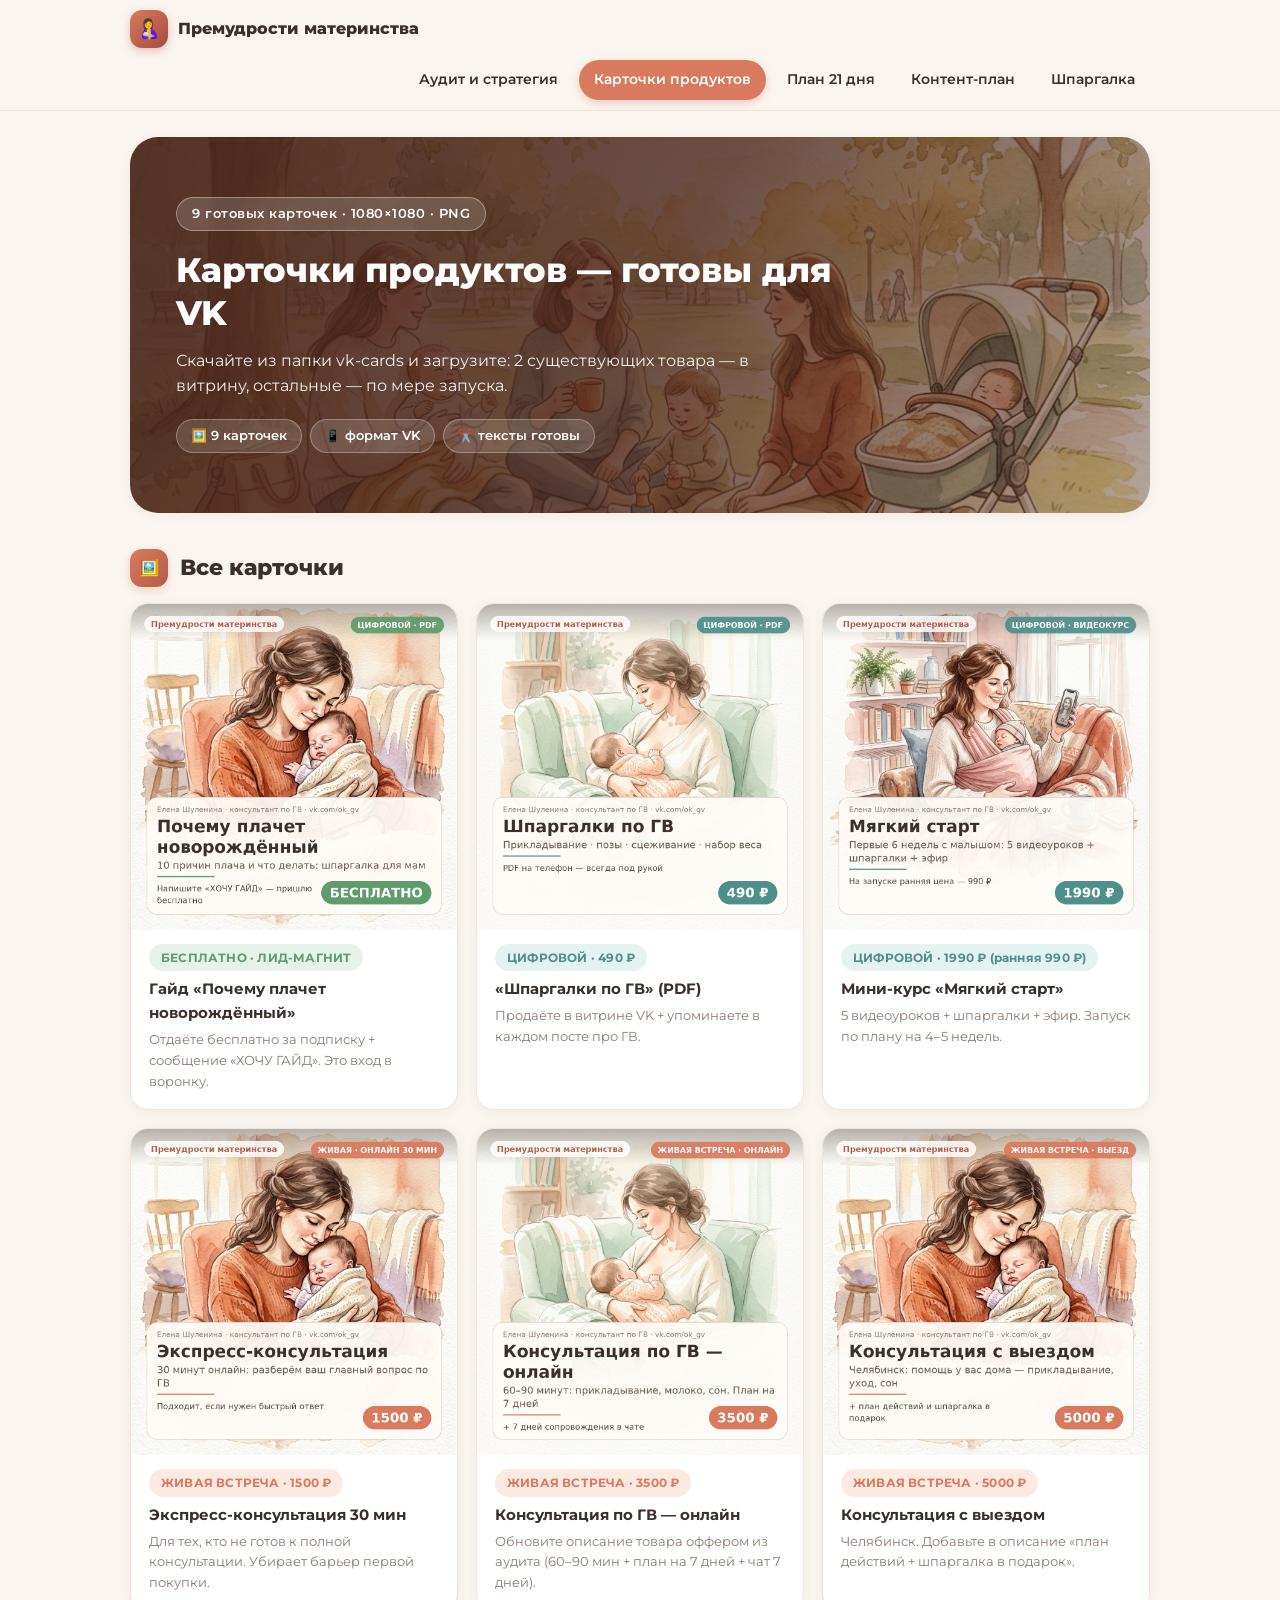
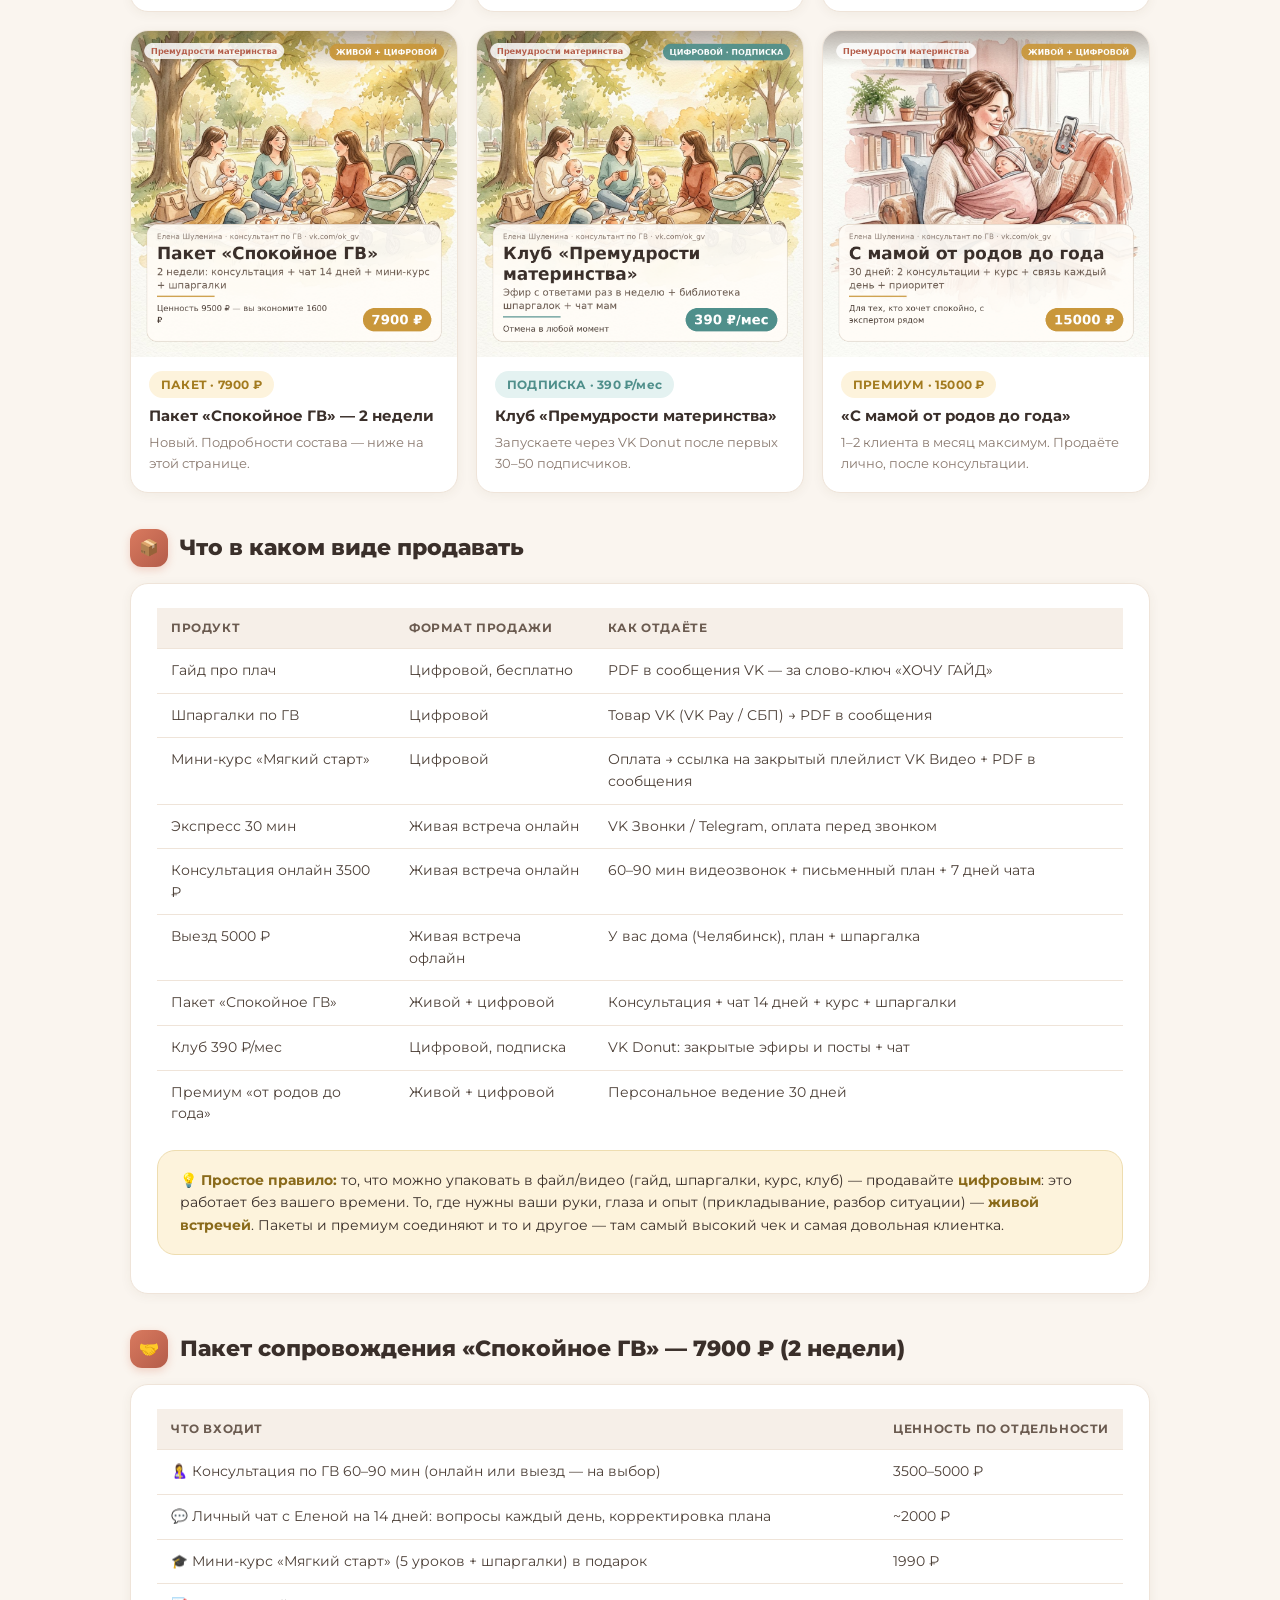
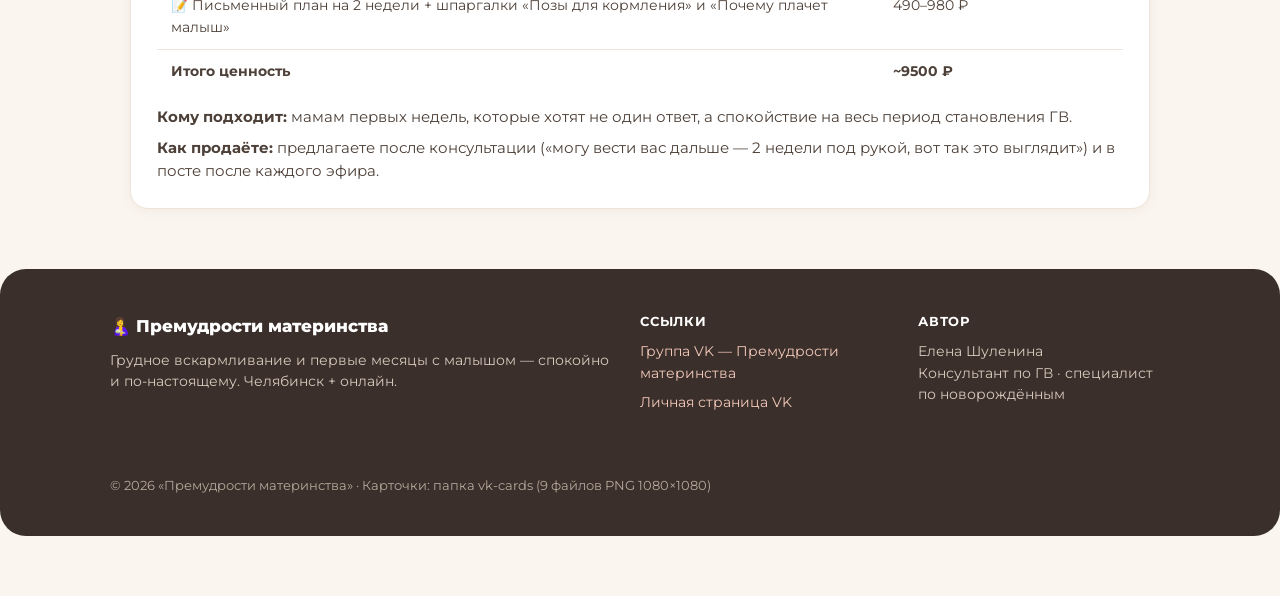
<file: audit-site/karty.html>
<!DOCTYPE html>
<html lang="ru">
<head>
<meta charset="UTF-8">
<meta name="viewport" content="width=device-width, initial-scale=1.0">
<title>Карточки продуктов — «Премудрости материнства»</title>
<link rel="stylesheet" href="style.css">
</head>
<body>

<nav class="site-nav">
  <div class="nav-inner">
    <a class="brand" href="index.html"><span class="logo">🤱</span>Премудрости материнства</a>
    <div class="nav-links">
      <a href="index.html">Аудит и стратегия</a>
      <a href="karty.html" class="active">Карточки продуктов</a>
      <a href="plan.html">План 21 дня</a>
      <a href="kontent.html">Контент-план</a>
      <a href="shpargalka.html">Шпаргалка</a>
    </div>
  </div>
</nav>

<div class="wrap">

  <div class="hero">
    <div class="bg" style="background-image:url('assets/bg-picnic.jpg')"></div>
    <div class="ov"></div>
    <div class="content">
      <span class="kicker">9 готовых карточек · 1080×1080 · PNG</span>
      <h1>Карточки продуктов — готовы для VK</h1>
      <p>Скачайте из папки vk-cards и загрузите: 2 существующих товара — в витрину, остальные — по мере запуска.</p>
      <div class="meta">
        <span class="chip">🖼️ 9 карточек</span>
        <span class="chip">📱 формат VK</span>
        <span class="chip">✂️ тексты готовы</span>
      </div>
    </div>
  </div>

  <section>
    <div class="sec-head"><div class="sec-num">🖼️</div><h2>Все карточки</h2></div>
    <div class="cards-grid">
      <div class="cell">
        <img src="cards/gaid.png" alt="Гайд про плач">
        <div class="body"><span class="badge b-green">БЕСПЛАТНО · ЛИД-МАГНИТ</span>
          <div class="t">Гайд «Почему плачет новорождённый»</div>
          <div class="d">Отдаёте бесплатно за подписку + сообщение «ХОЧУ ГАЙД». Это вход в воронку.</div>
        </div>
      </div>
      <div class="cell">
        <img src="cards/shpargalki.png" alt="Шпаргалки по ГВ">
        <div class="body"><span class="badge b-teal">ЦИФРОВОЙ · 490 ₽</span>
          <div class="t">«Шпаргалки по ГВ» (PDF)</div>
          <div class="d">Продаёте в витрине VK + упоминаете в каждом посте про ГВ.</div>
        </div>
      </div>
      <div class="cell">
        <img src="cards/course.png" alt="Мини-курс">
        <div class="body"><span class="badge b-teal">ЦИФРОВОЙ · 1990 ₽ (ранняя 990 ₽)</span>
          <div class="t">Мини-курс «Мягкий старт»</div>
          <div class="d">5 видеоуроков + шпаргалки + эфир. Запуск по плану на 4–5 недель.</div>
        </div>
      </div>
      <div class="cell">
        <img src="cards/express.png" alt="Экспресс-консультация">
        <div class="body"><span class="badge b-accent">ЖИВАЯ ВСТРЕЧА · 1500 ₽</span>
          <div class="t">Экспресс-консультация 30 мин</div>
          <div class="d">Для тех, кто не готов к полной консультации. Убирает барьер первой покупки.</div>
        </div>
      </div>
      <div class="cell">
        <img src="cards/online-consult.png" alt="Онлайн-консультация">
        <div class="body"><span class="badge b-accent">ЖИВАЯ ВСТРЕЧА · 3500 ₽</span>
          <div class="t">Консультация по ГВ — онлайн</div>
          <div class="d">Обновите описание товара оффером из аудита (60–90 мин + план на 7 дней + чат 7 дней).</div>
        </div>
      </div>
      <div class="cell">
        <img src="cards/viezd.png" alt="Выезд">
        <div class="body"><span class="badge b-accent">ЖИВАЯ ВСТРЕЧА · 5000 ₽</span>
          <div class="t">Консультация с выездом</div>
          <div class="d">Челябинск. Добавьте в описание «план действий + шпаргалка в подарок».</div>
        </div>
      </div>
      <div class="cell">
        <img src="cards/paket.png" alt="Пакет сопровождения">
        <div class="body"><span class="badge b-gold">ПАКЕТ · 7900 ₽</span>
          <div class="t">Пакет «Спокойное ГВ» — 2 недели</div>
          <div class="d">Новый. Подробности состава — ниже на этой странице.</div>
        </div>
      </div>
      <div class="cell">
        <img src="cards/club.png" alt="Клуб">
        <div class="body"><span class="badge b-teal">ПОДПИСКА · 390 ₽/мес</span>
          <div class="t">Клуб «Премудрости материнства»</div>
          <div class="d">Запускаете через VK Donut после первых 30–50 подписчиков.</div>
        </div>
      </div>
      <div class="cell">
        <img src="cards/premium.png" alt="Премиум">
        <div class="body"><span class="badge b-gold">ПРЕМИУМ · 15000 ₽</span>
          <div class="t">«С мамой от родов до года»</div>
          <div class="d">1–2 клиента в месяц максимум. Продаёте лично, после консультации.</div>
        </div>
      </div>
    </div>
  </section>

  <section>
    <div class="sec-head"><div class="sec-num">📦</div><h2>Что в каком виде продавать</h2></div>
    <div class="card">
      <div class="tbl">
        <table>
          <tr><th>Продукт</th><th>Формат продажи</th><th>Как отдаёте</th></tr>
          <tr><td>Гайд про плач</td><td>Цифровой, бесплатно</td><td>PDF в сообщения VK — за слово-ключ «ХОЧУ ГАЙД»</td></tr>
          <tr><td>Шпаргалки по ГВ</td><td>Цифровой</td><td>Товар VK (VK Pay / СБП) → PDF в сообщения</td></tr>
          <tr><td>Мини-курс «Мягкий старт»</td><td>Цифровой</td><td>Оплата → ссылка на закрытый плейлист VK Видео + PDF в сообщения</td></tr>
          <tr><td>Экспресс 30 мин</td><td>Живая встреча онлайн</td><td>VK Звонки / Telegram, оплата перед звонком</td></tr>
          <tr><td>Консультация онлайн 3500 ₽</td><td>Живая встреча онлайн</td><td>60–90 мин видеозвонок + письменный план + 7 дней чата</td></tr>
          <tr><td>Выезд 5000 ₽</td><td>Живая встреча офлайн</td><td>У вас дома (Челябинск), план + шпаргалка</td></tr>
          <tr><td>Пакет «Спокойное ГВ»</td><td>Живой + цифровой</td><td>Консультация + чат 14 дней + курс + шпаргалки</td></tr>
          <tr><td>Клуб 390 ₽/мес</td><td>Цифровой, подписка</td><td>VK Donut: закрытые эфиры и посты + чат</td></tr>
          <tr><td>Премиум «от родов до года»</td><td>Живой + цифровой</td><td>Персональное ведение 30 дней</td></tr>
        </table>
      </div>
      <div class="warn">💡 <b>Простое правило:</b> то, что можно упаковать в файл/видео (гайд, шпаргалки, курс, клуб) — продавайте <b>цифровым</b>: это работает без вашего времени. То, где нужны ваши руки, глаза и опыт (прикладывание, разбор ситуации) — <b>живой встречей</b>. Пакеты и премиум соединяют и то и другое — там самый высокий чек и самая довольная клиентка.</div>
    </div>
  </section>

  <section>
    <div class="sec-head"><div class="sec-num">🤝</div><h2>Пакет сопровождения «Спокойное ГВ» — 7900 ₽ (2 недели)</h2></div>
    <div class="card">
      <div class="tbl">
        <table>
          <tr><th>Что входит</th><th>Ценность по отдельности</th></tr>
          <tr><td>🤱 Консультация по ГВ 60–90 мин (онлайн или выезд — на выбор)</td><td>3500–5000 ₽</td></tr>
          <tr><td>💬 Личный чат с Еленой на 14 дней: вопросы каждый день, корректировка плана</td><td>~2000 ₽</td></tr>
          <tr><td>🎓 Мини-курс «Мягкий старт» (5 уроков + шпаргалки) в подарок</td><td>1990 ₽</td></tr>
          <tr><td>📝 Письменный план на 2 недели + шпаргалки «Позы для кормления» и «Почему плачет малыш»</td><td>490–980 ₽</td></tr>
          <tr><td><b>Итого ценность</b></td><td><b>~9500 ₽</b></td></tr>
        </table>
      </div>
      <p style="margin-top:12px"><b>Кому подходит:</b> мамам первых недель, которые хотят не один ответ, а спокойствие на весь период становления ГВ.</p>
      <p><b>Как продаёте:</b> предлагаете после консультации («могу вести вас дальше — 2 недели под рукой, вот так это выглядит») и в посте после каждого эфира.</p>
    </div>
  </section>

</div>

<footer>
  <div class="inner">
    <div>
      <div class="brand-f">🤱 Премудрости материнства</div>
      <p>Грудное вскармливание и первые месяцы с малышом — спокойно и по-настоящему. Челябинск + онлайн.</p>
    </div>
    <div>
      <h4>Ссылки</h4>
      <a href="https://vk.ru/ok_gv" target="_blank">Группа VK — Премудрости материнства</a>
      <a href="https://vk.ru/shulenina.elena" target="_blank">Личная страница VK</a>
    </div>
    <div>
      <h4>Автор</h4>
      <p>Елена Шуленина<br>Консультант по ГВ · специалист по новорождённым</p>
    </div>
    <p class="note">© 2026 «Премудрости материнства» · Карточки: папка vk-cards (9 файлов PNG 1080×1080)</p>
  </div>
</footer>

</body>
</html>
</file>
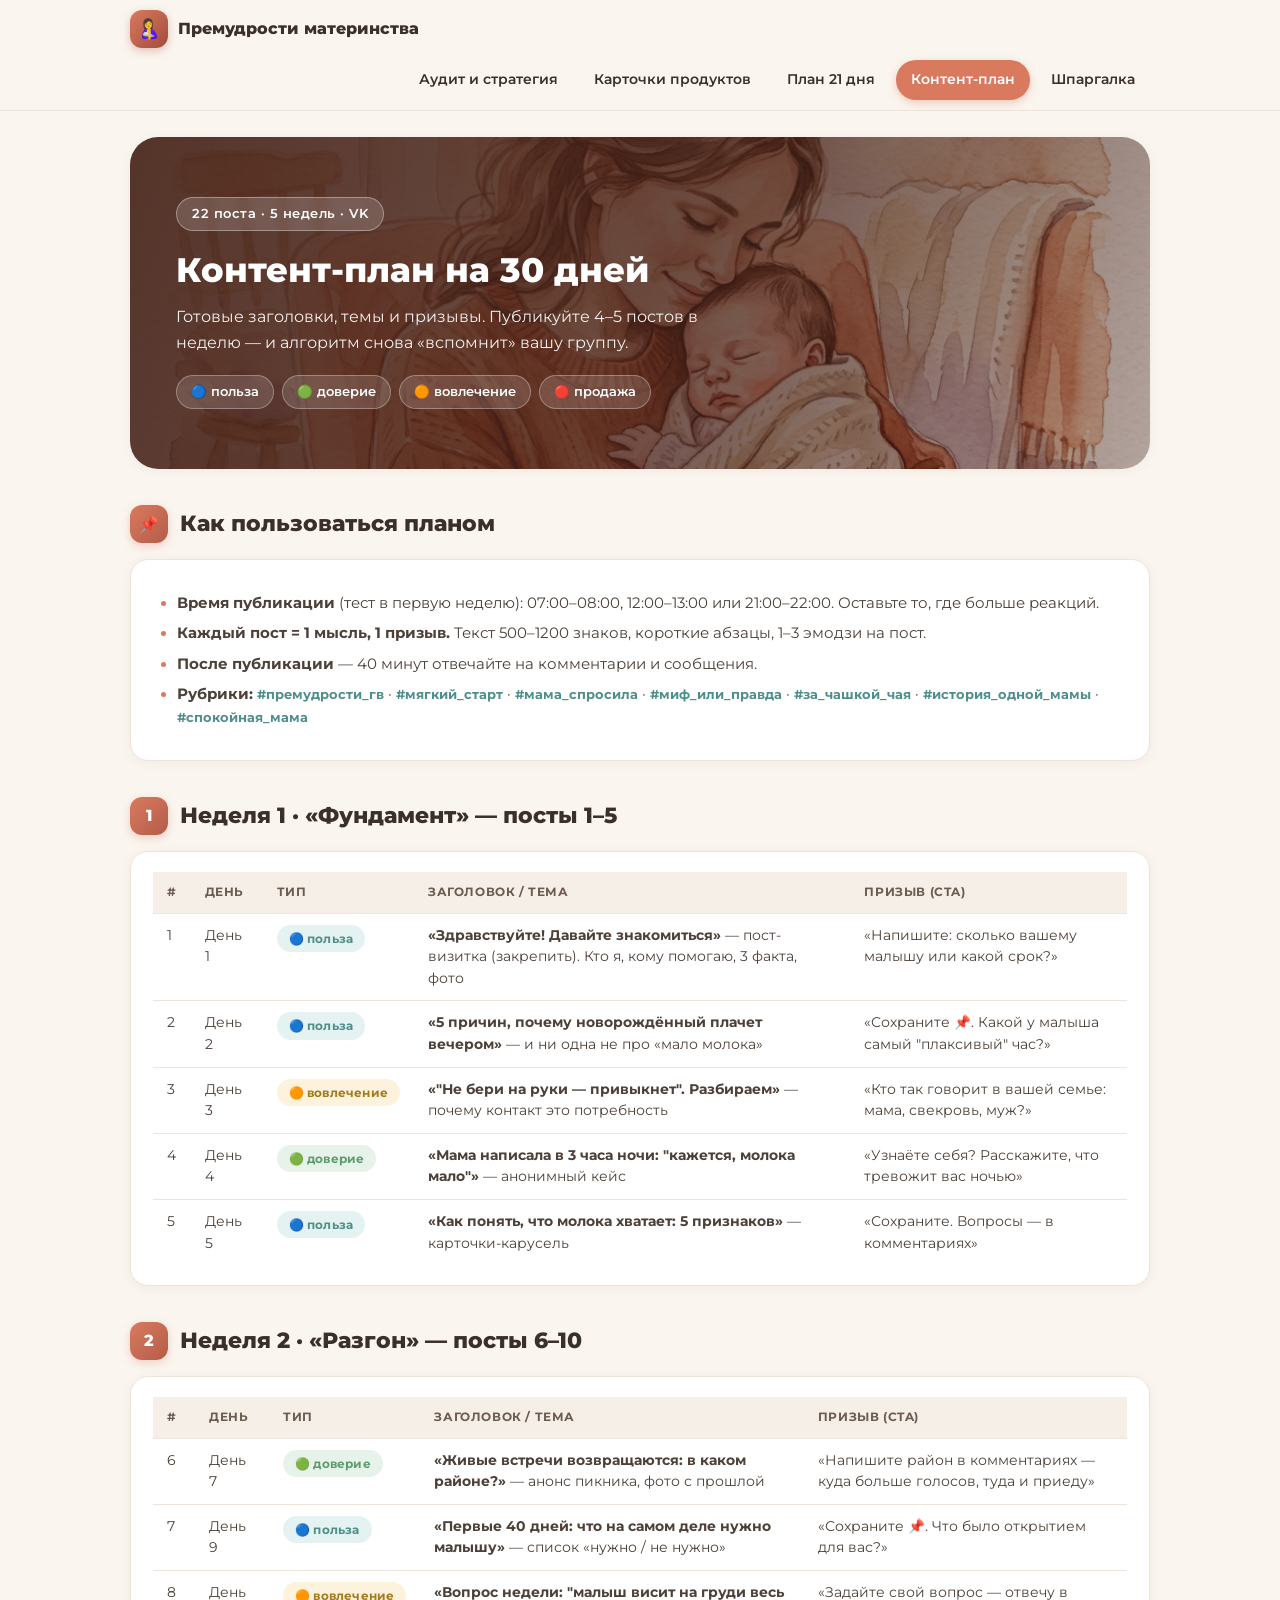
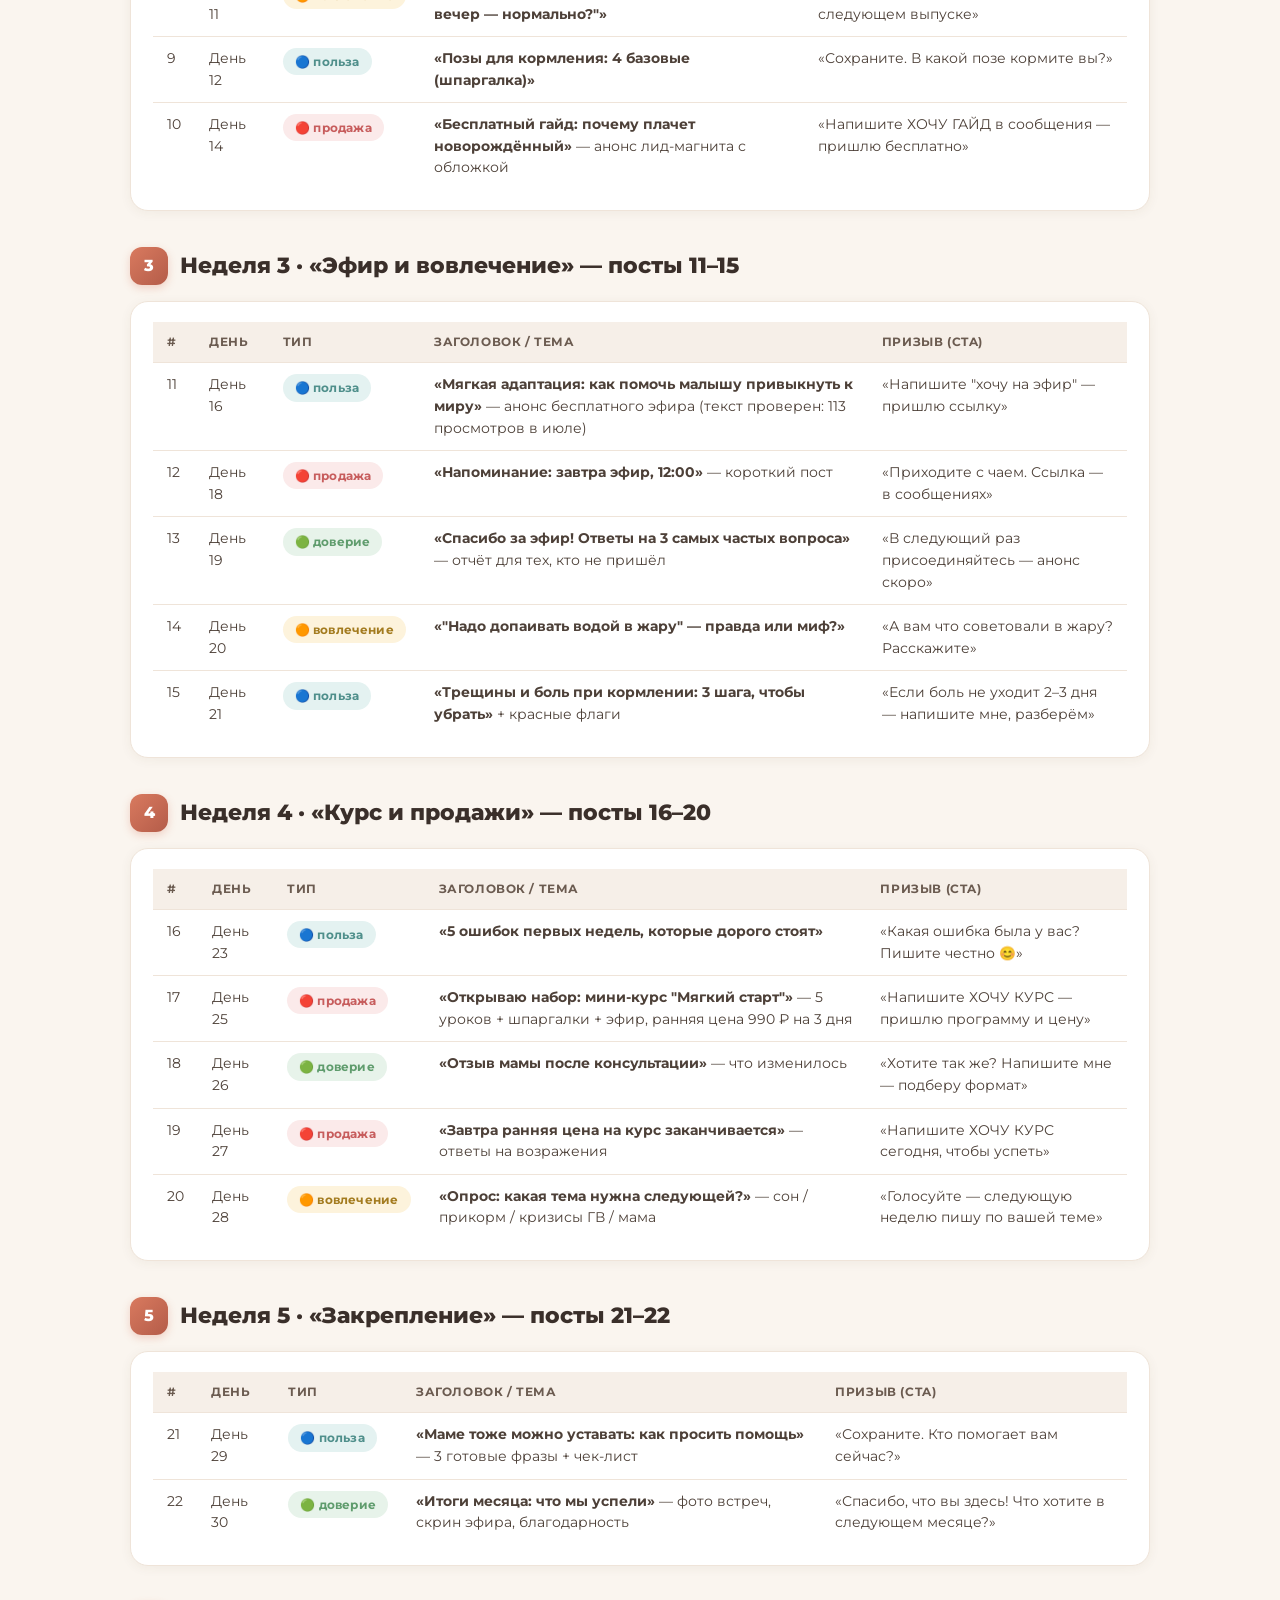
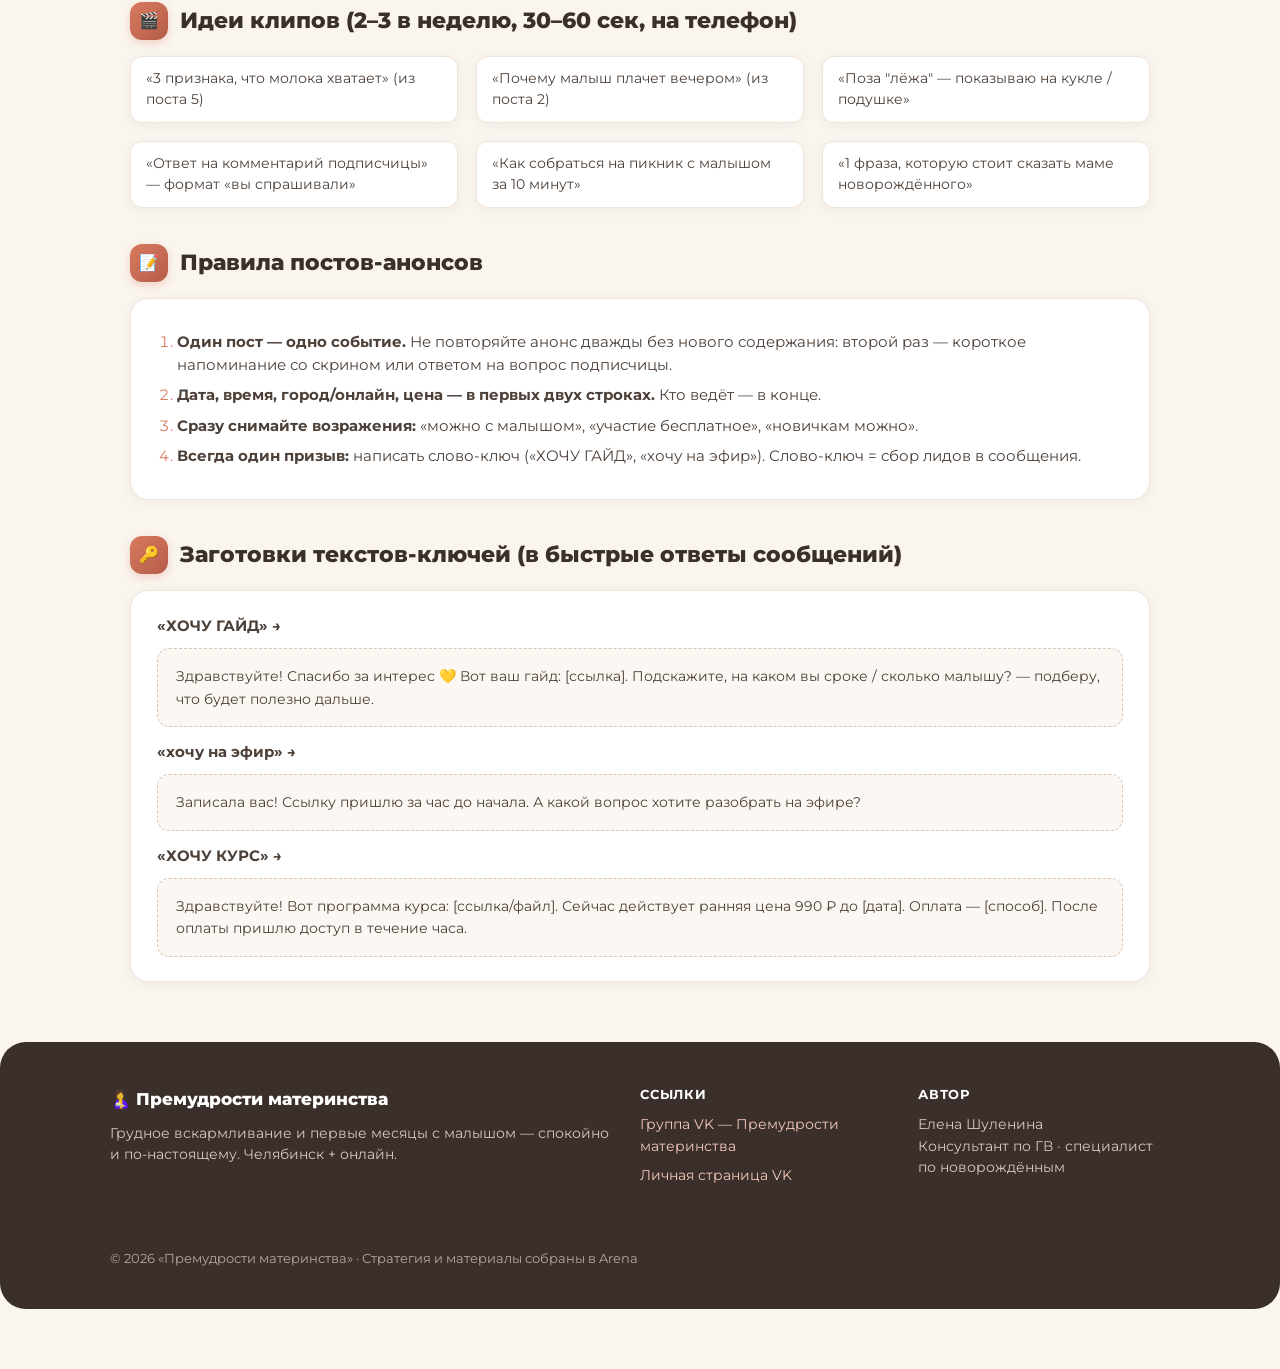
<file: audit-site/kontent.html>
<!DOCTYPE html>
<html lang="ru">
<head>
<meta charset="UTF-8">
<meta name="viewport" content="width=device-width, initial-scale=1.0">
<title>Контент-план 30 дней — «Премудрости материнства»</title>
<link rel="stylesheet" href="style.css">
</head>
<body>

<nav class="site-nav">
  <div class="nav-inner">
    <a class="brand" href="index.html"><span class="logo">🤱</span>Премудрости материнства</a>
    <div class="nav-links">
      <a href="index.html">Аудит и стратегия</a>
      <a href="karty.html">Карточки продуктов</a>
      <a href="plan.html">План 21 дня</a>
      <a href="kontent.html" class="active">Контент-план</a>
      <a href="shpargalka.html">Шпаргалка</a>
    </div>
  </div>
</nav>

<div class="wrap">

  <div class="hero">
    <div class="bg" style="background-image:url('assets/bg-newborn.jpg')"></div>
    <div class="ov"></div>
    <div class="content">
      <span class="kicker">22 поста · 5 недель · VK</span>
      <h1>Контент-план на 30 дней</h1>
      <p>Готовые заголовки, темы и призывы. Публикуйте 4–5 постов в неделю — и алгоритм снова «вспомнит» вашу группу.</p>
      <div class="meta">
        <span class="chip">🔵 польза</span>
        <span class="chip">🟢 доверие</span>
        <span class="chip">🟠 вовлечение</span>
        <span class="chip">🔴 продажа</span>
      </div>
    </div>
  </div>

  <section>
    <div class="sec-head"><div class="sec-num">📌</div><h2>Как пользоваться планом</h2></div>
    <div class="card">
      <ul>
        <li><b>Время публикации</b> (тест в первую неделю): 07:00–08:00, 12:00–13:00 или 21:00–22:00. Оставьте то, где больше реакций.</li>
        <li><b>Каждый пост = 1 мысль, 1 призыв.</b> Текст 500–1200 знаков, короткие абзацы, 1–3 эмодзи на пост.</li>
        <li><b>После публикации</b> — 40 минут отвечайте на комментарии и сообщения.</li>
        <li><b>Рубрики:</b> <span class="tag">#премудрости_гв</span> · <span class="tag">#мягкий_старт</span> · <span class="tag">#мама_спросила</span> · <span class="tag">#миф_или_правда</span> · <span class="tag">#за_чашкой_чая</span> · <span class="tag">#история_одной_мамы</span> · <span class="tag">#спокойная_мама</span></li>
      </ul>
    </div>
  </section>

  <section>
    <div class="sec-head"><div class="sec-num">1</div><h2>Неделя 1 · «Фундамент» — посты 1–5</h2></div>
    <div class="weekcard">
      <div class="tbl">
        <table>
          <tr><th>#</th><th>День</th><th>Тип</th><th>Заголовок / тема</th><th>Призыв (CTA)</th></tr>
          <tr><td>1</td><td>День 1</td><td><span class="badge b-teal">🔵 польза</span></td><td><b>«Здравствуйте! Давайте знакомиться»</b> — пост-визитка (закрепить). Кто я, кому помогаю, 3 факта, фото</td><td>«Напишите: сколько вашему малышу или какой срок?»</td></tr>
          <tr><td>2</td><td>День 2</td><td><span class="badge b-teal">🔵 польза</span></td><td><b>«5 причин, почему новорождённый плачет вечером»</b> — и ни одна не про «мало молока»</td><td>«Сохраните 📌. Какой у малыша самый "плаксивый" час?»</td></tr>
          <tr><td>3</td><td>День 3</td><td><span class="badge b-gold">🟠 вовлечение</span></td><td><b>«"Не бери на руки — привыкнет". Разбираем»</b> — почему контакт это потребность</td><td>«Кто так говорит в вашей семье: мама, свекровь, муж?»</td></tr>
          <tr><td>4</td><td>День 4</td><td><span class="badge b-green">🟢 доверие</span></td><td><b>«Мама написала в 3 часа ночи: "кажется, молока мало"»</b> — анонимный кейс</td><td>«Узнаёте себя? Расскажите, что тревожит вас ночью»</td></tr>
          <tr><td>5</td><td>День 5</td><td><span class="badge b-teal">🔵 польза</span></td><td><b>«Как понять, что молока хватает: 5 признаков»</b> — карточки-карусель</td><td>«Сохраните. Вопросы — в комментариях»</td></tr>
        </table>
      </div>
    </div>
  </section>

  <section>
    <div class="sec-head"><div class="sec-num">2</div><h2>Неделя 2 · «Разгон» — посты 6–10</h2></div>
    <div class="weekcard">
      <div class="tbl">
        <table>
          <tr><th>#</th><th>День</th><th>Тип</th><th>Заголовок / тема</th><th>Призыв (CTA)</th></tr>
          <tr><td>6</td><td>День 7</td><td><span class="badge b-green">🟢 доверие</span></td><td><b>«Живые встречи возвращаются: в каком районе?»</b> — анонс пикника, фото с прошлой</td><td>«Напишите район в комментариях — куда больше голосов, туда и приеду»</td></tr>
          <tr><td>7</td><td>День 9</td><td><span class="badge b-teal">🔵 польза</span></td><td><b>«Первые 40 дней: что на самом деле нужно малышу»</b> — список «нужно / не нужно»</td><td>«Сохраните 📌. Что было открытием для вас?»</td></tr>
          <tr><td>8</td><td>День 11</td><td><span class="badge b-gold">🟠 вовлечение</span></td><td><b>«Вопрос недели: "малыш висит на груди весь вечер — нормально?"»</b></td><td>«Задайте свой вопрос — отвечу в следующем выпуске»</td></tr>
          <tr><td>9</td><td>День 12</td><td><span class="badge b-teal">🔵 польза</span></td><td><b>«Позы для кормления: 4 базовые (шпаргалка)»</b></td><td>«Сохраните. В какой позе кормите вы?»</td></tr>
          <tr><td>10</td><td>День 14</td><td><span class="badge b-red">🔴 продажа</span></td><td><b>«Бесплатный гайд: почему плачет новорождённый»</b> — анонс лид-магнита с обложкой</td><td>«Напишите ХОЧУ ГАЙД в сообщения — пришлю бесплатно»</td></tr>
        </table>
      </div>
    </div>
  </section>

  <section>
    <div class="sec-head"><div class="sec-num">3</div><h2>Неделя 3 · «Эфир и вовлечение» — посты 11–15</h2></div>
    <div class="weekcard">
      <div class="tbl">
        <table>
          <tr><th>#</th><th>День</th><th>Тип</th><th>Заголовок / тема</th><th>Призыв (CTA)</th></tr>
          <tr><td>11</td><td>День 16</td><td><span class="badge b-teal">🔵 польза</span></td><td><b>«Мягкая адаптация: как помочь малышу привыкнуть к миру»</b> — анонс бесплатного эфира (текст проверен: 113 просмотров в июле)</td><td>«Напишите "хочу на эфир" — пришлю ссылку»</td></tr>
          <tr><td>12</td><td>День 18</td><td><span class="badge b-red">🔴 продажа</span></td><td><b>«Напоминание: завтра эфир, 12:00»</b> — короткий пост</td><td>«Приходите с чаем. Ссылка — в сообщениях»</td></tr>
          <tr><td>13</td><td>День 19</td><td><span class="badge b-green">🟢 доверие</span></td><td><b>«Спасибо за эфир! Ответы на 3 самых частых вопроса»</b> — отчёт для тех, кто не пришёл</td><td>«В следующий раз присоединяйтесь — анонс скоро»</td></tr>
          <tr><td>14</td><td>День 20</td><td><span class="badge b-gold">🟠 вовлечение</span></td><td><b>«"Надо допаивать водой в жару" — правда или миф?»</b></td><td>«А вам что советовали в жару? Расскажите»</td></tr>
          <tr><td>15</td><td>День 21</td><td><span class="badge b-teal">🔵 польза</span></td><td><b>«Трещины и боль при кормлении: 3 шага, чтобы убрать»</b> + красные флаги</td><td>«Если боль не уходит 2–3 дня — напишите мне, разберём»</td></tr>
        </table>
      </div>
    </div>
  </section>

  <section>
    <div class="sec-head"><div class="sec-num">4</div><h2>Неделя 4 · «Курс и продажи» — посты 16–20</h2></div>
    <div class="weekcard">
      <div class="tbl">
        <table>
          <tr><th>#</th><th>День</th><th>Тип</th><th>Заголовок / тема</th><th>Призыв (CTA)</th></tr>
          <tr><td>16</td><td>День 23</td><td><span class="badge b-teal">🔵 польза</span></td><td><b>«5 ошибок первых недель, которые дорого стоят»</b></td><td>«Какая ошибка была у вас? Пишите честно 😊»</td></tr>
          <tr><td>17</td><td>День 25</td><td><span class="badge b-red">🔴 продажа</span></td><td><b>«Открываю набор: мини-курс "Мягкий старт"»</b> — 5 уроков + шпаргалки + эфир, ранняя цена 990 ₽ на 3 дня</td><td>«Напишите ХОЧУ КУРС — пришлю программу и цену»</td></tr>
          <tr><td>18</td><td>День 26</td><td><span class="badge b-green">🟢 доверие</span></td><td><b>«Отзыв мамы после консультации»</b> — что изменилось</td><td>«Хотите так же? Напишите мне — подберу формат»</td></tr>
          <tr><td>19</td><td>День 27</td><td><span class="badge b-red">🔴 продажа</span></td><td><b>«Завтра ранняя цена на курс заканчивается»</b> — ответы на возражения</td><td>«Напишите ХОЧУ КУРС сегодня, чтобы успеть»</td></tr>
          <tr><td>20</td><td>День 28</td><td><span class="badge b-gold">🟠 вовлечение</span></td><td><b>«Опрос: какая тема нужна следующей?»</b> — сон / прикорм / кризисы ГВ / мама</td><td>«Голосуйте — следующую неделю пишу по вашей теме»</td></tr>
        </table>
      </div>
    </div>
  </section>

  <section>
    <div class="sec-head"><div class="sec-num">5</div><h2>Неделя 5 · «Закрепление» — посты 21–22</h2></div>
    <div class="weekcard">
      <div class="tbl">
        <table>
          <tr><th>#</th><th>День</th><th>Тип</th><th>Заголовок / тема</th><th>Призыв (CTA)</th></tr>
          <tr><td>21</td><td>День 29</td><td><span class="badge b-teal">🔵 польза</span></td><td><b>«Маме тоже можно уставать: как просить помощь»</b> — 3 готовые фразы + чек-лист</td><td>«Сохраните. Кто помогает вам сейчас?»</td></tr>
          <tr><td>22</td><td>День 30</td><td><span class="badge b-green">🟢 доверие</span></td><td><b>«Итоги месяца: что мы успели»</b> — фото встреч, скрин эфира, благодарность</td><td>«Спасибо, что вы здесь! Что хотите в следующем месяце?»</td></tr>
        </table>
      </div>
    </div>
  </section>

  <section>
    <div class="sec-head"><div class="sec-num">🎬</div><h2>Идеи клипов (2–3 в неделю, 30–60 сек, на телефон)</h2></div>
    <div class="cards-grid" style="grid-template-columns:repeat(auto-fill,minmax(280px,1fr))">
      <div class="clip">«3 признака, что молока хватает» (из поста 5)</div>
      <div class="clip">«Почему малыш плачет вечером» (из поста 2)</div>
      <div class="clip">«Поза "лёжа" — показываю на кукле / подушке»</div>
      <div class="clip">«Ответ на комментарий подписчицы» — формат «вы спрашивали»</div>
      <div class="clip">«Как собраться на пикник с малышом за 10 минут»</div>
      <div class="clip">«1 фраза, которую стоит сказать маме новорождённого»</div>
    </div>
  </section>

  <section>
    <div class="sec-head"><div class="sec-num">📝</div><h2>Правила постов-анонсов</h2></div>
    <div class="card">
      <ol>
        <li><b>Один пост — одно событие.</b> Не повторяйте анонс дважды без нового содержания: второй раз — короткое напоминание со скрином или ответом на вопрос подписчицы.</li>
        <li><b>Дата, время, город/онлайн, цена — в первых двух строках.</b> Кто ведёт — в конце.</li>
        <li><b>Сразу снимайте возражения:</b> «можно с малышом», «участие бесплатное», «новичкам можно».</li>
        <li><b>Всегда один призыв:</b> написать слово-ключ («ХОЧУ ГАЙД», «хочу на эфир»). Слово-ключ = сбор лидов в сообщения.</li>
      </ol>
    </div>
  </section>

  <section>
    <div class="sec-head"><div class="sec-num">🔑</div><h2>Заготовки текстов-ключей (в быстрые ответы сообщений)</h2></div>
    <div class="card">
      <p><b>«ХОЧУ ГАЙД» →</b></p>
      <div class="copy-block">Здравствуйте! Спасибо за интерес 💛 Вот ваш гайд: [ссылка]. Подскажите, на каком вы сроке / сколько малышу? — подберу, что будет полезно дальше.</div>
      <p style="margin-top:14px"><b>«хочу на эфир» →</b></p>
      <div class="copy-block">Записала вас! Ссылку пришлю за час до начала. А какой вопрос хотите разобрать на эфире?</div>
      <p style="margin-top:14px"><b>«ХОЧУ КУРС» →</b></p>
      <div class="copy-block">Здравствуйте! Вот программа курса: [ссылка/файл]. Сейчас действует ранняя цена 990 ₽ до [дата]. Оплата — [способ]. После оплаты пришлю доступ в течение часа.</div>
    </div>
  </section>

</div>

<footer>
  <div class="inner">
    <div>
      <div class="brand-f">🤱 Премудрости материнства</div>
      <p>Грудное вскармливание и первые месяцы с малышом — спокойно и по-настоящему. Челябинск + онлайн.</p>
    </div>
    <div>
      <h4>Ссылки</h4>
      <a href="https://vk.ru/ok_gv" target="_blank">Группа VK — Премудрости материнства</a>
      <a href="https://vk.ru/shulenina.elena" target="_blank">Личная страница VK</a>
    </div>
    <div>
      <h4>Автор</h4>
      <p>Елена Шуленина<br>Консультант по ГВ · специалист по новорождённым</p>
    </div>
    <p class="note">© 2026 «Премудрости материнства» · Стратегия и материалы собраны в Arena</p>
  </div>
</footer>

</body>
</html>
</file>
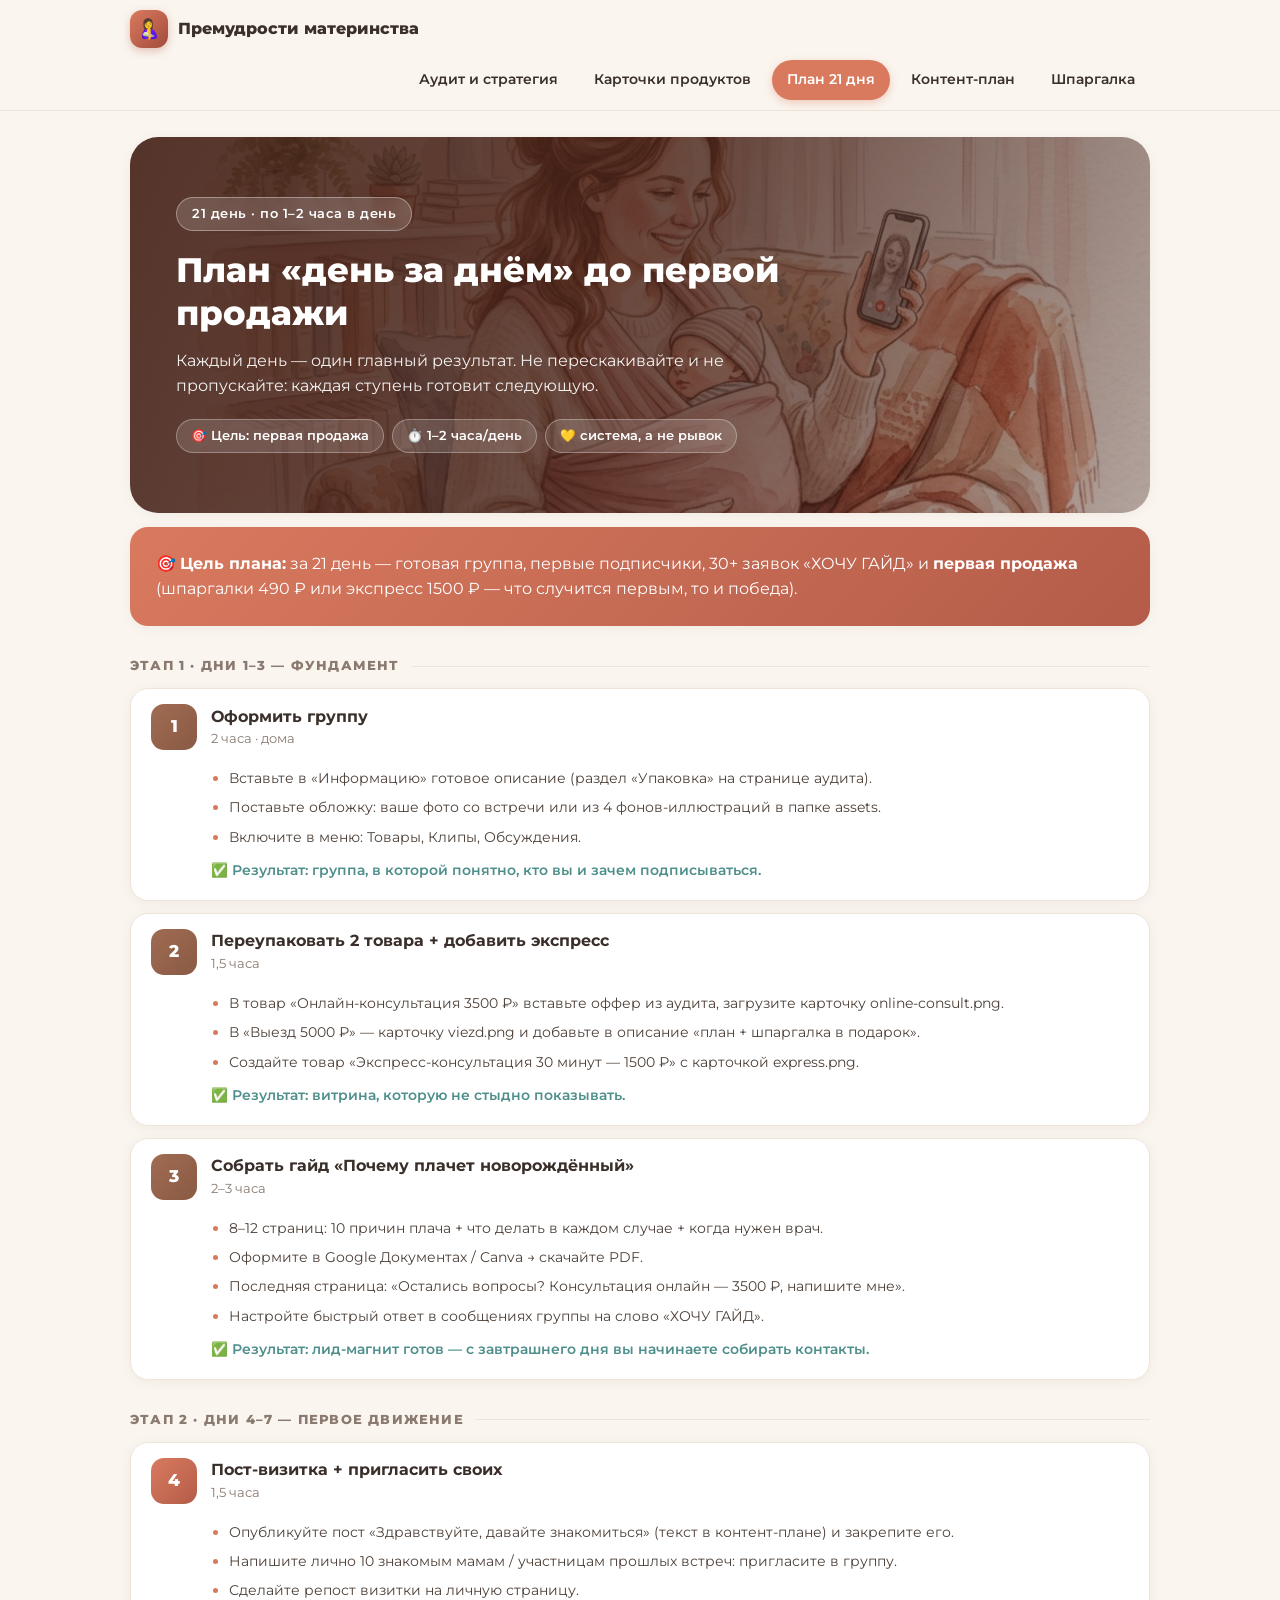
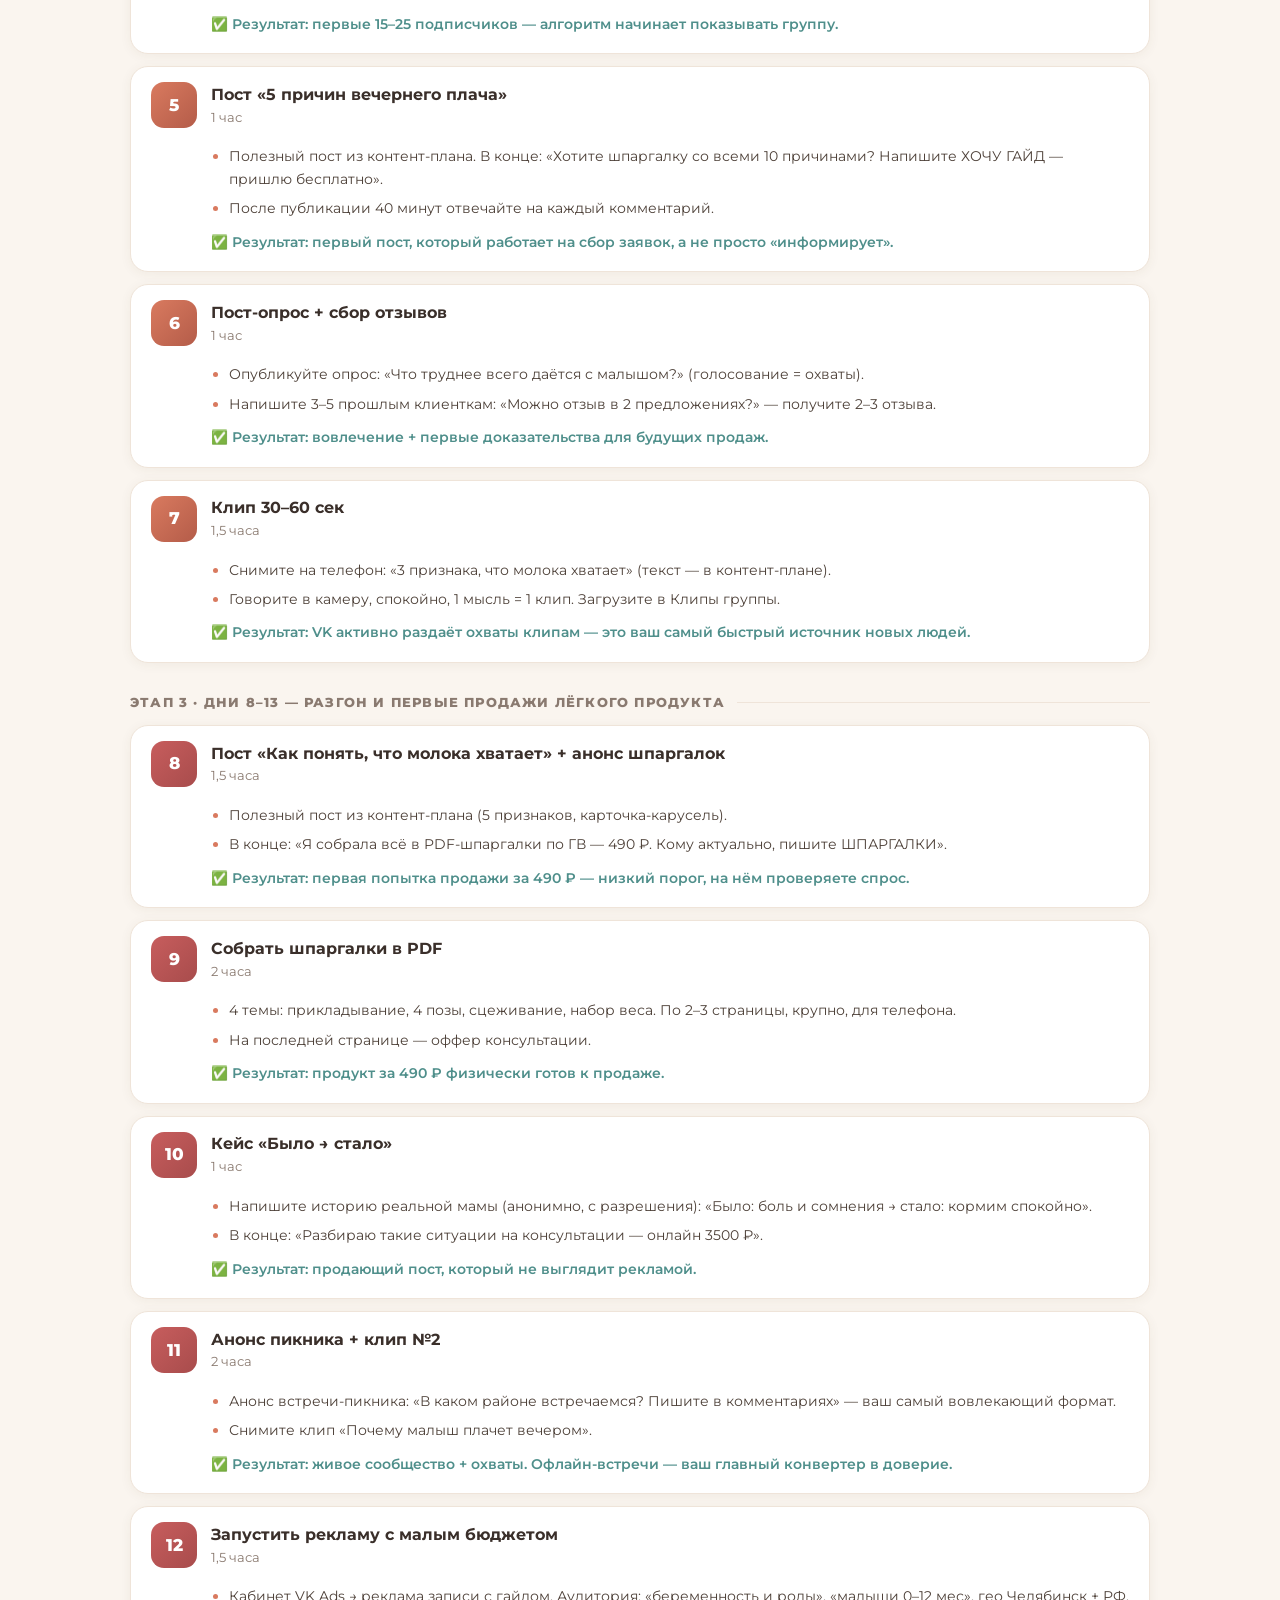
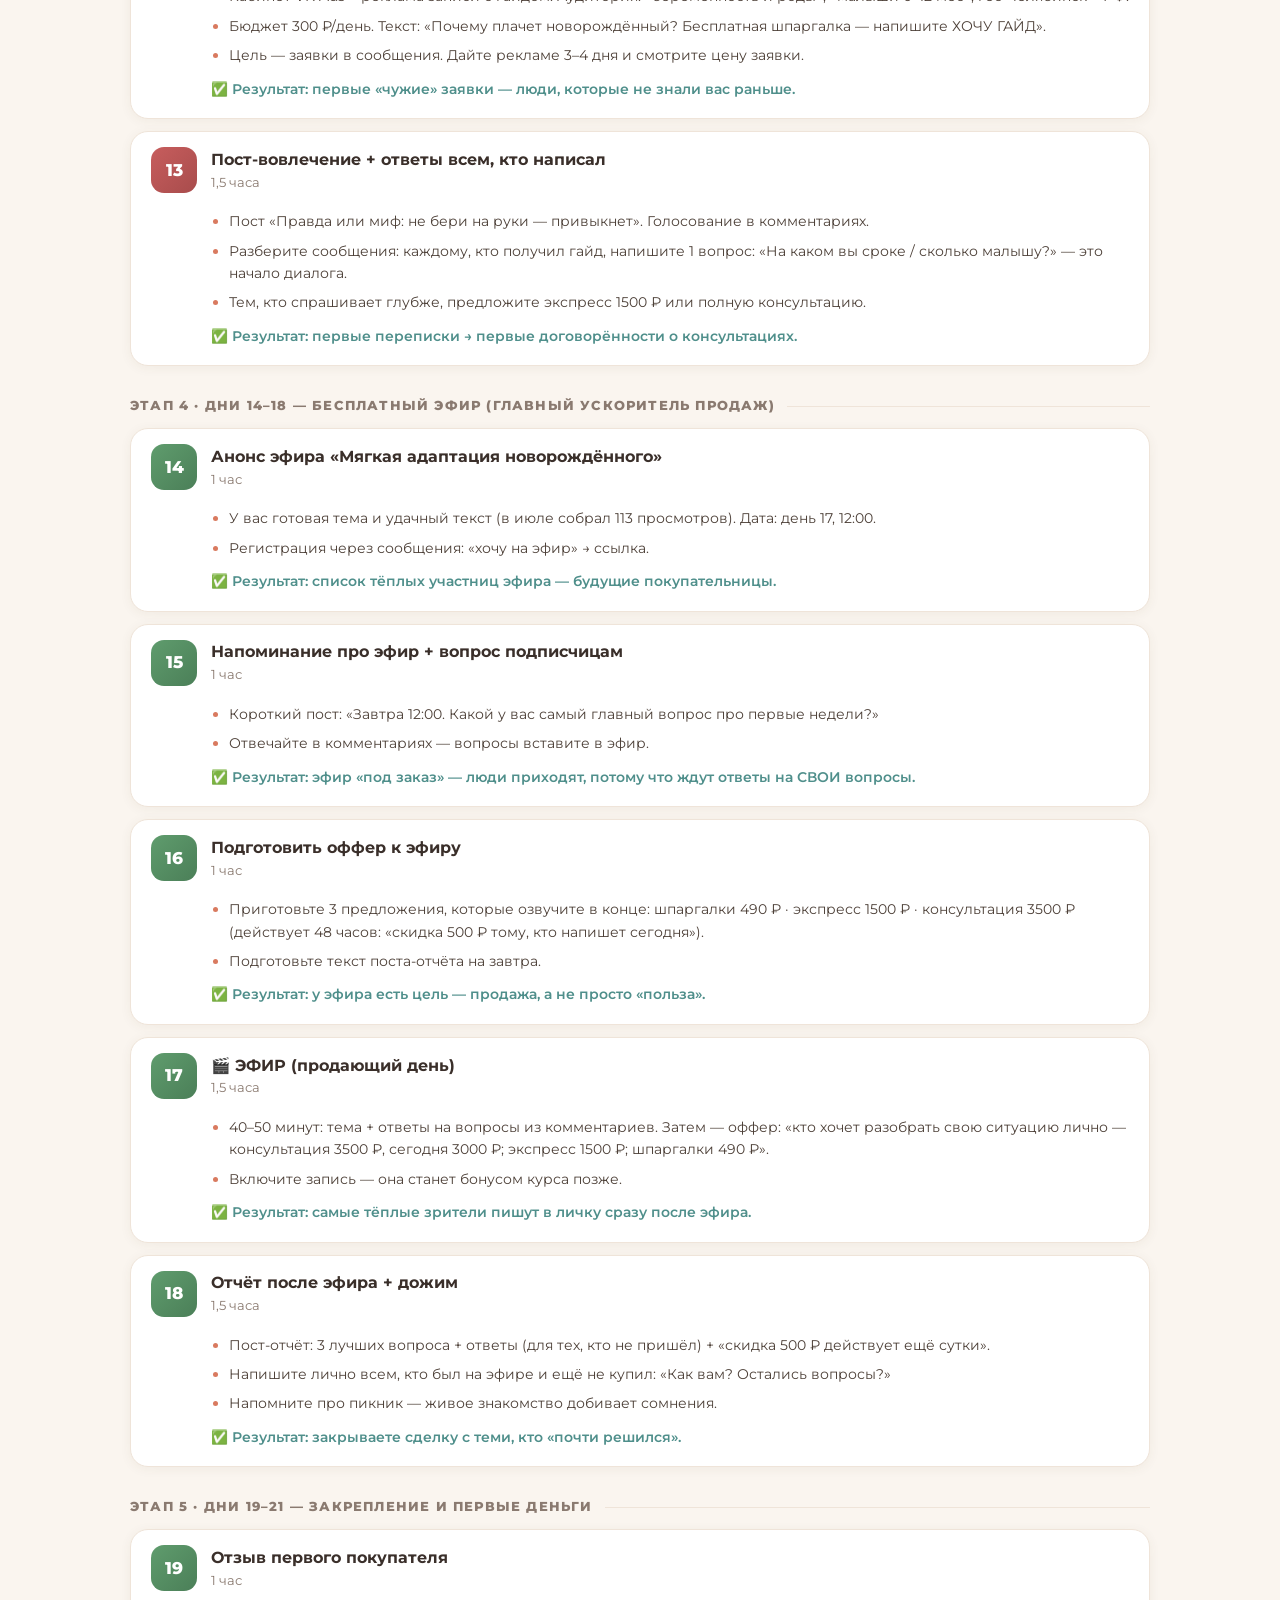
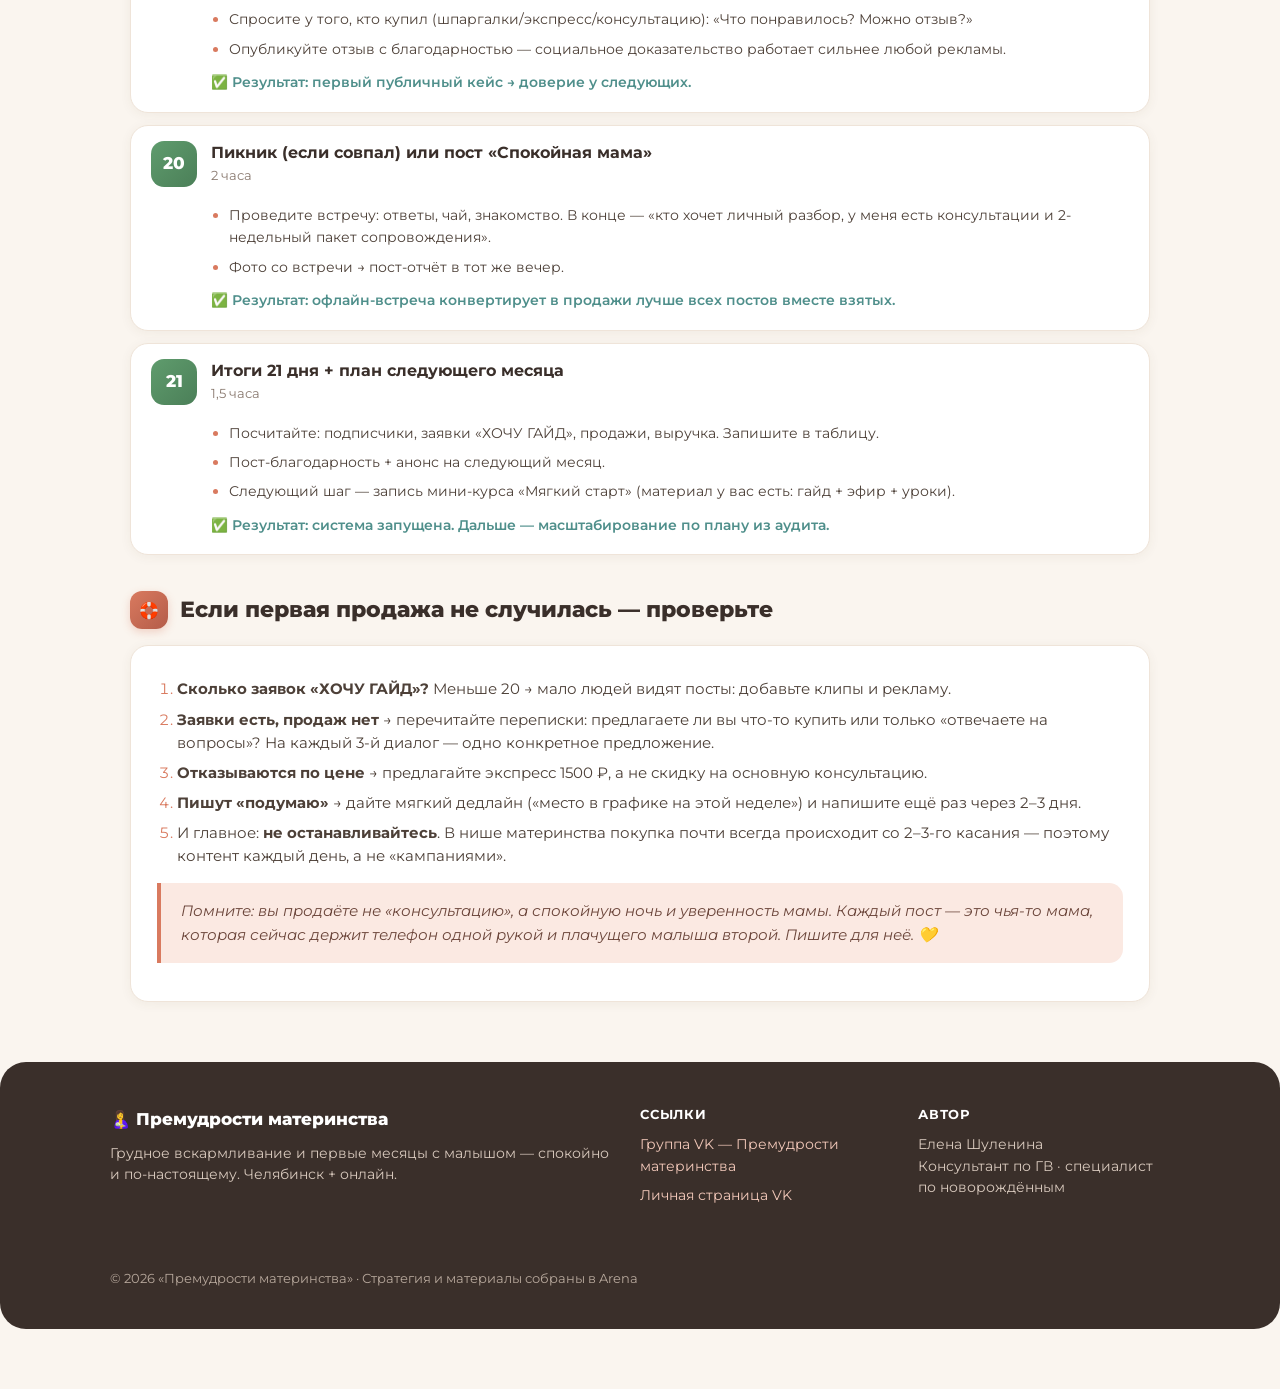
<file: audit-site/plan.html>
<!DOCTYPE html>
<html lang="ru">
<head>
<meta charset="UTF-8">
<meta name="viewport" content="width=device-width, initial-scale=1.0">
<title>План 21 дня — «Премудрости материнства»</title>
<link rel="stylesheet" href="style.css">
</head>
<body>

<nav class="site-nav">
  <div class="nav-inner">
    <a class="brand" href="index.html"><span class="logo">🤱</span>Премудрости материнства</a>
    <div class="nav-links">
      <a href="index.html">Аудит и стратегия</a>
      <a href="karty.html">Карточки продуктов</a>
      <a href="plan.html" class="active">План 21 дня</a>
      <a href="kontent.html">Контент-план</a>
      <a href="shpargalka.html">Шпаргалка</a>
    </div>
  </div>
</nav>

<div class="wrap">

  <div class="hero">
    <div class="bg" style="background-image:url('assets/bg-online.jpg')"></div>
    <div class="ov"></div>
    <div class="content">
      <span class="kicker">21 день · по 1–2 часа в день</span>
      <h1>План «день за днём» до первой продажи</h1>
      <p>Каждый день — один главный результат. Не перескакивайте и не пропускайте: каждая ступень готовит следующую.</p>
      <div class="meta">
        <span class="chip">🎯 Цель: первая продажа</span>
        <span class="chip">⏱️ 1–2 часа/день</span>
        <span class="chip">💛 система, а не рывок</span>
      </div>
    </div>
  </div>

  <div class="card" style="background:linear-gradient(135deg,#d97a5f,#b45c49);color:#fff;border:none">
    <p style="color:#fff;font-size:16px">🎯 <b>Цель плана:</b> за 21 день — готовая группа, первые подписчики, 30+ заявок «ХОЧУ ГАЙД» и <b>первая продажа</b> (шпаргалки 490 ₽ или экспресс 1500 ₽ — что случится первым, то и победа).</p>
  </div>

  <div class="stage">Этап 1 · Дни 1–3 — фундамент</div>

  <div class="day">
    <div class="day-head"><div class="dnum c-found">1</div><div><div class="t">Оформить группу</div><div class="time">2 часа · дома</div></div></div>
    <div class="day-body">
      <ul>
        <li>Вставьте в «Информацию» готовое описание (раздел «Упаковка» на странице аудита).</li>
        <li>Поставьте обложку: ваше фото со встречи или из 4 фонов-иллюстраций в папке assets.</li>
        <li>Включите в меню: Товары, Клипы, Обсуждения.</li>
      </ul>
      <div class="result">✅ Результат: группа, в которой понятно, кто вы и зачем подписываться.</div>
    </div>
  </div>

  <div class="day">
    <div class="day-head"><div class="dnum c-found">2</div><div><div class="t">Переупаковать 2 товара + добавить экспресс</div><div class="time">1,5 часа</div></div></div>
    <div class="day-body">
      <ul>
        <li>В товар «Онлайн-консультация 3500 ₽» вставьте оффер из аудита, загрузите карточку online-consult.png.</li>
        <li>В «Выезд 5000 ₽» — карточку viezd.png и добавьте в описание «план + шпаргалка в подарок».</li>
        <li>Создайте товар «Экспресс-консультация 30 минут — 1500 ₽» с карточкой express.png.</li>
      </ul>
      <div class="result">✅ Результат: витрина, которую не стыдно показывать.</div>
    </div>
  </div>

  <div class="day">
    <div class="day-head"><div class="dnum c-found">3</div><div><div class="t">Собрать гайд «Почему плачет новорождённый»</div><div class="time">2–3 часа</div></div></div>
    <div class="day-body">
      <ul>
        <li>8–12 страниц: 10 причин плача + что делать в каждом случае + когда нужен врач.</li>
        <li>Оформите в Google Документах / Canva → скачайте PDF.</li>
        <li>Последняя страница: «Остались вопросы? Консультация онлайн — 3500 ₽, напишите мне».</li>
        <li>Настройте быстрый ответ в сообщениях группы на слово «ХОЧУ ГАЙД».</li>
      </ul>
      <div class="result">✅ Результат: лид-магнит готов — с завтрашнего дня вы начинаете собирать контакты.</div>
    </div>
  </div>

  <div class="stage">Этап 2 · Дни 4–7 — первое движение</div>

  <div class="day">
    <div class="day-head"><div class="dnum c-motion">4</div><div><div class="t">Пост-визитка + пригласить своих</div><div class="time">1,5 часа</div></div></div>
    <div class="day-body">
      <ul>
        <li>Опубликуйте пост «Здравствуйте, давайте знакомиться» (текст в контент-плане) и закрепите его.</li>
        <li>Напишите лично 10 знакомым мамам / участницам прошлых встреч: пригласите в группу.</li>
        <li>Сделайте репост визитки на личную страницу.</li>
      </ul>
      <div class="result">✅ Результат: первые 15–25 подписчиков — алгоритм начинает показывать группу.</div>
    </div>
  </div>

  <div class="day">
    <div class="day-head"><div class="dnum c-motion">5</div><div><div class="t">Пост «5 причин вечернего плача»</div><div class="time">1 час</div></div></div>
    <div class="day-body">
      <ul>
        <li>Полезный пост из контент-плана. В конце: «Хотите шпаргалку со всеми 10 причинами? Напишите ХОЧУ ГАЙД — пришлю бесплатно».</li>
        <li>После публикации 40 минут отвечайте на каждый комментарий.</li>
      </ul>
      <div class="result">✅ Результат: первый пост, который работает на сбор заявок, а не просто «информирует».</div>
    </div>
  </div>

  <div class="day">
    <div class="day-head"><div class="dnum c-motion">6</div><div><div class="t">Пост-опрос + сбор отзывов</div><div class="time">1 час</div></div></div>
    <div class="day-body">
      <ul>
        <li>Опубликуйте опрос: «Что труднее всего даётся с малышом?» (голосование = охваты).</li>
        <li>Напишите 3–5 прошлым клиенткам: «Можно отзыв в 2 предложениях?» — получите 2–3 отзыва.</li>
      </ul>
      <div class="result">✅ Результат: вовлечение + первые доказательства для будущих продаж.</div>
    </div>
  </div>

  <div class="day">
    <div class="day-head"><div class="dnum c-motion">7</div><div><div class="t">Клип 30–60 сек</div><div class="time">1,5 часа</div></div></div>
    <div class="day-body">
      <ul>
        <li>Снимите на телефон: «3 признака, что молока хватает» (текст — в контент-плане).</li>
        <li>Говорите в камеру, спокойно, 1 мысль = 1 клип. Загрузите в Клипы группы.</li>
      </ul>
      <div class="result">✅ Результат: VK активно раздаёт охваты клипам — это ваш самый быстрый источник новых людей.</div>
    </div>
  </div>

  <div class="stage">Этап 3 · Дни 8–13 — разгон и первые продажи лёгкого продукта</div>

  <div class="day">
    <div class="day-head"><div class="dnum c-launch">8</div><div><div class="t">Пост «Как понять, что молока хватает» + анонс шпаргалок</div><div class="time">1,5 часа</div></div></div>
    <div class="day-body">
      <ul>
        <li>Полезный пост из контент-плана (5 признаков, карточка-карусель).</li>
        <li>В конце: «Я собрала всё в PDF-шпаргалки по ГВ — 490 ₽. Кому актуально, пишите ШПАРГАЛКИ».</li>
      </ul>
      <div class="result">✅ Результат: первая попытка продажи за 490 ₽ — низкий порог, на нём проверяете спрос.</div>
    </div>
  </div>

  <div class="day">
    <div class="day-head"><div class="dnum c-launch">9</div><div><div class="t">Собрать шпаргалки в PDF</div><div class="time">2 часа</div></div></div>
    <div class="day-body">
      <ul>
        <li>4 темы: прикладывание, 4 позы, сцеживание, набор веса. По 2–3 страницы, крупно, для телефона.</li>
        <li>На последней странице — оффер консультации.</li>
      </ul>
      <div class="result">✅ Результат: продукт за 490 ₽ физически готов к продаже.</div>
    </div>
  </div>

  <div class="day">
    <div class="day-head"><div class="dnum c-launch">10</div><div><div class="t">Кейс «Было → стало»</div><div class="time">1 час</div></div></div>
    <div class="day-body">
      <ul>
        <li>Напишите историю реальной мамы (анонимно, с разрешения): «Было: боль и сомнения → стало: кормим спокойно».</li>
        <li>В конце: «Разбираю такие ситуации на консультации — онлайн 3500 ₽».</li>
      </ul>
      <div class="result">✅ Результат: продающий пост, который не выглядит рекламой.</div>
    </div>
  </div>

  <div class="day">
    <div class="day-head"><div class="dnum c-launch">11</div><div><div class="t">Анонс пикника + клип №2</div><div class="time">2 часа</div></div></div>
    <div class="day-body">
      <ul>
        <li>Анонс встречи-пикника: «В каком районе встречаемся? Пишите в комментариях» — ваш самый вовлекающий формат.</li>
        <li>Снимите клип «Почему малыш плачет вечером».</li>
      </ul>
      <div class="result">✅ Результат: живое сообщество + охваты. Офлайн-встречи — ваш главный конвертер в доверие.</div>
    </div>
  </div>

  <div class="day">
    <div class="day-head"><div class="dnum c-launch">12</div><div><div class="t">Запустить рекламу с малым бюджетом</div><div class="time">1,5 часа</div></div></div>
    <div class="day-body">
      <ul>
        <li>Кабинет VK Ads → реклама записи с гайдом. Аудитория: «беременность и роды», «малыши 0–12 мес», гео Челябинск + РФ.</li>
        <li>Бюджет 300 ₽/день. Текст: «Почему плачет новорождённый? Бесплатная шпаргалка — напишите ХОЧУ ГАЙД».</li>
        <li>Цель — заявки в сообщения. Дайте рекламе 3–4 дня и смотрите цену заявки.</li>
      </ul>
      <div class="result">✅ Результат: первые «чужие» заявки — люди, которые не знали вас раньше.</div>
    </div>
  </div>

  <div class="day">
    <div class="day-head"><div class="dnum c-launch">13</div><div><div class="t">Пост-вовлечение + ответы всем, кто написал</div><div class="time">1,5 часа</div></div></div>
    <div class="day-body">
      <ul>
        <li>Пост «Правда или миф: не бери на руки — привыкнет». Голосование в комментариях.</li>
        <li>Разберите сообщения: каждому, кто получил гайд, напишите 1 вопрос: «На каком вы сроке / сколько малышу?» — это начало диалога.</li>
        <li>Тем, кто спрашивает глубже, предложите экспресс 1500 ₽ или полную консультацию.</li>
      </ul>
      <div class="result">✅ Результат: первые переписки → первые договорённости о консультациях.</div>
    </div>
  </div>

  <div class="stage">Этап 4 · Дни 14–18 — бесплатный эфир (главный ускоритель продаж)</div>

  <div class="day">
    <div class="day-head"><div class="dnum c-money">14</div><div><div class="t">Анонс эфира «Мягкая адаптация новорождённого»</div><div class="time">1 час</div></div></div>
    <div class="day-body">
      <ul>
        <li>У вас готовая тема и удачный текст (в июле собрал 113 просмотров). Дата: день 17, 12:00.</li>
        <li>Регистрация через сообщения: «хочу на эфир» → ссылка.</li>
      </ul>
      <div class="result">✅ Результат: список тёплых участниц эфира — будущие покупательницы.</div>
    </div>
  </div>

  <div class="day">
    <div class="day-head"><div class="dnum c-money">15</div><div><div class="t">Напоминание про эфир + вопрос подписчицам</div><div class="time">1 час</div></div></div>
    <div class="day-body">
      <ul>
        <li>Короткий пост: «Завтра 12:00. Какой у вас самый главный вопрос про первые недели?»</li>
        <li>Отвечайте в комментариях — вопросы вставите в эфир.</li>
      </ul>
      <div class="result">✅ Результат: эфир «под заказ» — люди приходят, потому что ждут ответы на СВОИ вопросы.</div>
    </div>
  </div>

  <div class="day">
    <div class="day-head"><div class="dnum c-money">16</div><div><div class="t">Подготовить оффер к эфиру</div><div class="time">1 час</div></div></div>
    <div class="day-body">
      <ul>
        <li>Приготовьте 3 предложения, которые озвучите в конце: шпаргалки 490 ₽ · экспресс 1500 ₽ · консультация 3500 ₽ (действует 48 часов: «скидка 500 ₽ тому, кто напишет сегодня»).</li>
        <li>Подготовьте текст поста-отчёта на завтра.</li>
      </ul>
      <div class="result">✅ Результат: у эфира есть цель — продажа, а не просто «польза».</div>
    </div>
  </div>

  <div class="day">
    <div class="day-head"><div class="dnum c-money">17</div><div><div class="t">🎬 ЭФИР (продающий день)</div><div class="time">1,5 часа</div></div></div>
    <div class="day-body">
      <ul>
        <li>40–50 минут: тема + ответы на вопросы из комментариев. Затем — оффер: «кто хочет разобрать свою ситуацию лично — консультация 3500 ₽, сегодня 3000 ₽; экспресс 1500 ₽; шпаргалки 490 ₽».</li>
        <li>Включите запись — она станет бонусом курса позже.</li>
      </ul>
      <div class="result">✅ Результат: самые тёплые зрители пишут в личку сразу после эфира.</div>
    </div>
  </div>

  <div class="day">
    <div class="day-head"><div class="dnum c-money">18</div><div><div class="t">Отчёт после эфира + дожим</div><div class="time">1,5 часа</div></div></div>
    <div class="day-body">
      <ul>
        <li>Пост-отчёт: 3 лучших вопроса + ответы (для тех, кто не пришёл) + «скидка 500 ₽ действует ещё сутки».</li>
        <li>Напишите лично всем, кто был на эфире и ещё не купил: «Как вам? Остались вопросы?»</li>
        <li>Напомните про пикник — живое знакомство добивает сомнения.</li>
      </ul>
      <div class="result">✅ Результат: закрываете сделку с теми, кто «почти решился».</div>
    </div>
  </div>

  <div class="stage">Этап 5 · Дни 19–21 — закрепление и первые деньги</div>

  <div class="day">
    <div class="day-head"><div class="dnum c-money">19</div><div><div class="t">Отзыв первого покупателя</div><div class="time">1 час</div></div></div>
    <div class="day-body">
      <ul>
        <li>Спросите у того, кто купил (шпаргалки/экспресс/консультацию): «Что понравилось? Можно отзыв?»</li>
        <li>Опубликуйте отзыв с благодарностью — социальное доказательство работает сильнее любой рекламы.</li>
      </ul>
      <div class="result">✅ Результат: первый публичный кейс → доверие у следующих.</div>
    </div>
  </div>

  <div class="day">
    <div class="day-head"><div class="dnum c-money">20</div><div><div class="t">Пикник (если совпал) или пост «Спокойная мама»</div><div class="time">2 часа</div></div></div>
    <div class="day-body">
      <ul>
        <li>Проведите встречу: ответы, чай, знакомство. В конце — «кто хочет личный разбор, у меня есть консультации и 2-недельный пакет сопровождения».</li>
        <li>Фото со встречи → пост-отчёт в тот же вечер.</li>
      </ul>
      <div class="result">✅ Результат: офлайн-встреча конвертирует в продажи лучше всех постов вместе взятых.</div>
    </div>
  </div>

  <div class="day">
    <div class="day-head"><div class="dnum c-money">21</div><div><div class="t">Итоги 21 дня + план следующего месяца</div><div class="time">1,5 часа</div></div></div>
    <div class="day-body">
      <ul>
        <li>Посчитайте: подписчики, заявки «ХОЧУ ГАЙД», продажи, выручка. Запишите в таблицу.</li>
        <li>Пост-благодарность + анонс на следующий месяц.</li>
        <li>Следующий шаг — запись мини-курса «Мягкий старт» (материал у вас есть: гайд + эфир + уроки).</li>
      </ul>
      <div class="result">✅ Результат: система запущена. Дальше — масштабирование по плану из аудита.</div>
    </div>
  </div>

  <section>
    <div class="sec-head"><div class="sec-num">🛟</div><h2>Если первая продажа не случилась — проверьте</h2></div>
    <div class="card">
      <ol>
        <li><b>Сколько заявок «ХОЧУ ГАЙД»?</b> Меньше 20 → мало людей видят посты: добавьте клипы и рекламу.</li>
        <li><b>Заявки есть, продаж нет</b> → перечитайте переписки: предлагаете ли вы что-то купить или только «отвечаете на вопросы»? На каждый 3-й диалог — одно конкретное предложение.</li>
        <li><b>Отказываются по цене</b> → предлагайте экспресс 1500 ₽, а не скидку на основную консультацию.</li>
        <li><b>Пишут «подумаю»</b> → дайте мягкий дедлайн («место в графике на этой неделе») и напишите ещё раз через 2–3 дня.</li>
        <li>И главное: <b>не останавливайтесь</b>. В нише материнства покупка почти всегда происходит со 2–3-го касания — поэтому контент каждый день, а не «кампаниями».</li>
      </ol>
      <div class="quote">Помните: вы продаёте не «консультацию», а спокойную ночь и уверенность мамы. Каждый пост — это чья-то мама, которая сейчас держит телефон одной рукой и плачущего малыша второй. Пишите для неё. 💛</div>
    </div>
  </section>

</div>

<footer>
  <div class="inner">
    <div>
      <div class="brand-f">🤱 Премудрости материнства</div>
      <p>Грудное вскармливание и первые месяцы с малышом — спокойно и по-настоящему. Челябинск + онлайн.</p>
    </div>
    <div>
      <h4>Ссылки</h4>
      <a href="https://vk.ru/ok_gv" target="_blank">Группа VK — Премудрости материнства</a>
      <a href="https://vk.ru/shulenina.elena" target="_blank">Личная страница VK</a>
    </div>
    <div>
      <h4>Автор</h4>
      <p>Елена Шуленина<br>Консультант по ГВ · специалист по новорождённым</p>
    </div>
    <p class="note">© 2026 «Премудрости материнства» · Стратегия и материалы собраны в Arena</p>
  </div>
</footer>

</body>
</html>
</file>
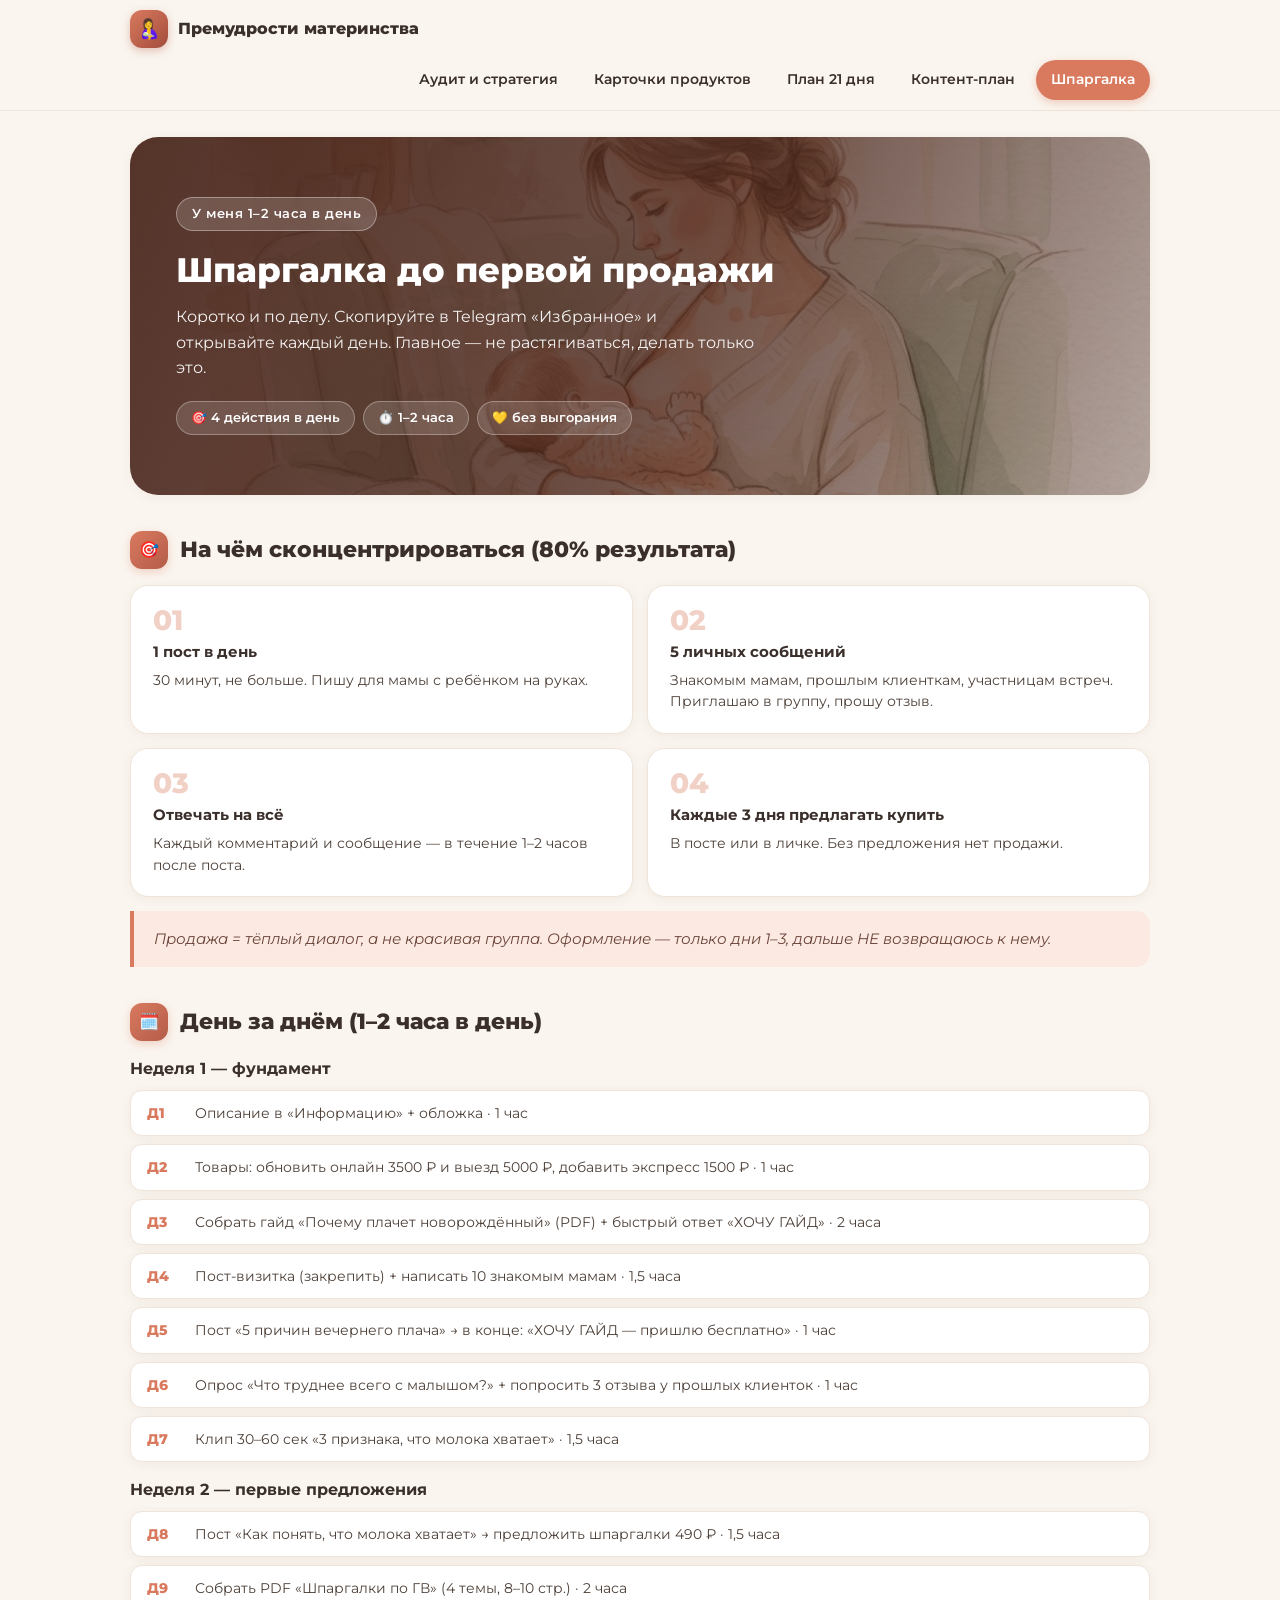
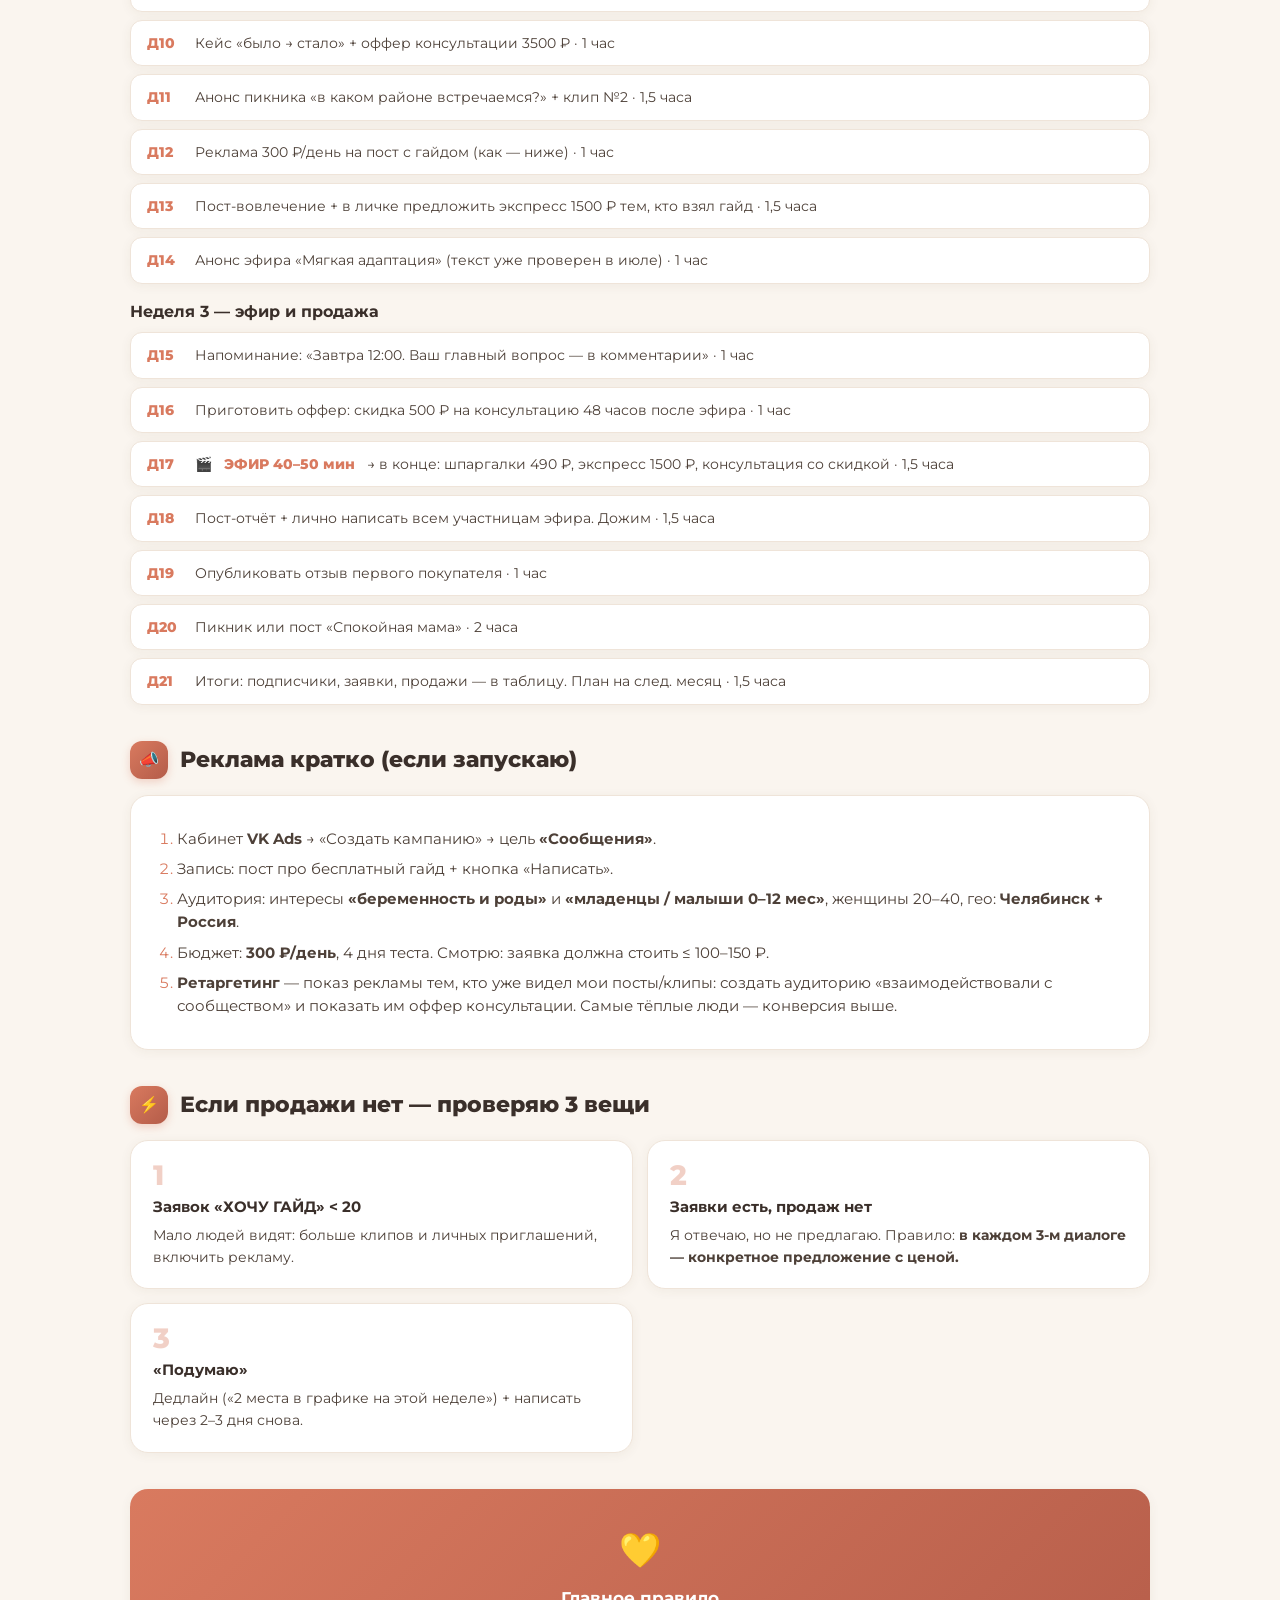
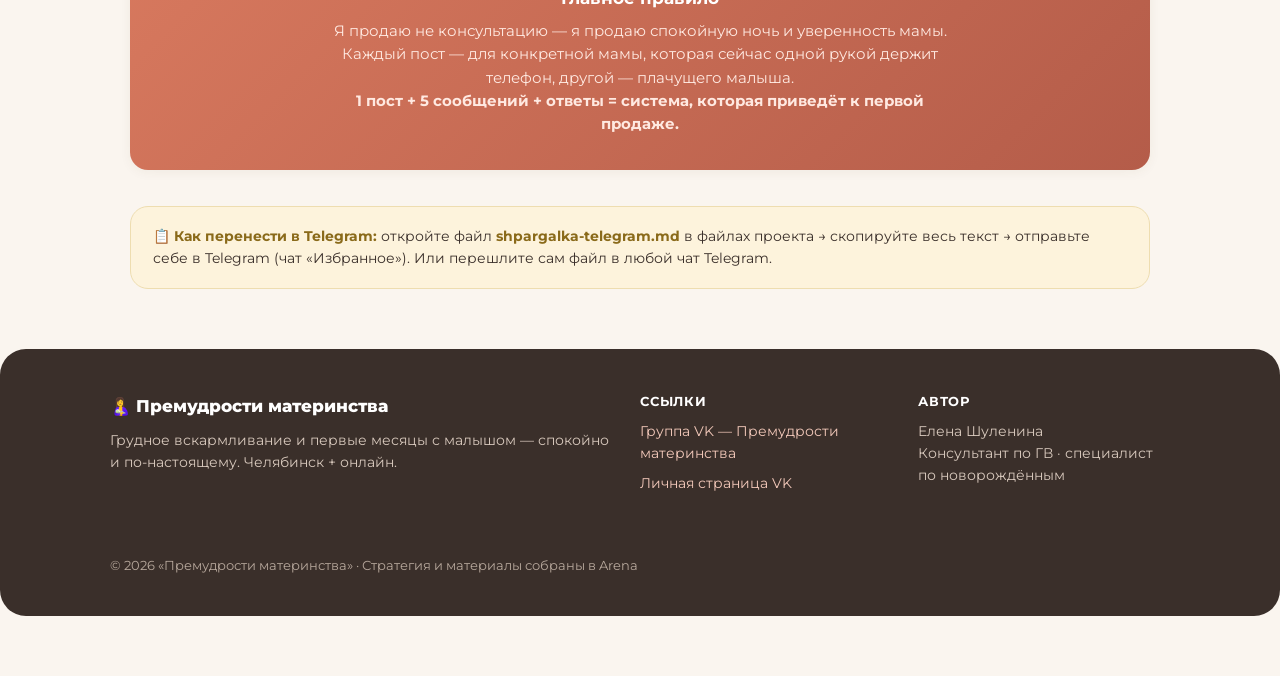
<file: audit-site/shpargalka.html>
<!DOCTYPE html>
<html lang="ru">
<head>
<meta charset="UTF-8">
<meta name="viewport" content="width=device-width, initial-scale=1.0">
<title>Шпаргалка для Telegram — «Премудрости материнства»</title>
<link rel="stylesheet" href="style.css">
</head>
<body>

<nav class="site-nav">
  <div class="nav-inner">
    <a class="brand" href="index.html"><span class="logo">🤱</span>Премудрости материнства</a>
    <div class="nav-links">
      <a href="index.html">Аудит и стратегия</a>
      <a href="karty.html">Карточки продуктов</a>
      <a href="plan.html">План 21 дня</a>
      <a href="kontent.html">Контент-план</a>
      <a href="shpargalka.html" class="active">Шпаргалка</a>
    </div>
  </div>
</nav>

<div class="wrap">

  <div class="hero">
    <div class="bg" style="background-image:url('assets/bg-breastfeeding.jpg')"></div>
    <div class="ov"></div>
    <div class="content">
      <span class="kicker">У меня 1–2 часа в день</span>
      <h1>Шпаргалка до первой продажи</h1>
      <p>Коротко и по делу. Скопируйте в Telegram «Избранное» и открывайте каждый день. Главное — не растягиваться, делать только это.</p>
      <div class="meta">
        <span class="chip">🎯 4 действия в день</span>
        <span class="chip">⏱️ 1–2 часа</span>
        <span class="chip">💛 без выгорания</span>
      </div>
    </div>
  </div>

  <section>
    <div class="sec-head"><div class="sec-num">🎯</div><h2>На чём сконцентрироваться (80% результата)</h2></div>
    <div class="focus-grid">
      <div class="focus"><div class="n">01</div><div class="t">1 пост в день</div><div class="d">30 минут, не больше. Пишу для мамы с ребёнком на руках.</div></div>
      <div class="focus"><div class="n">02</div><div class="t">5 личных сообщений</div><div class="d">Знакомым мамам, прошлым клиенткам, участницам встреч. Приглашаю в группу, прошу отзыв.</div></div>
      <div class="focus"><div class="n">03</div><div class="t">Отвечать на всё</div><div class="d">Каждый комментарий и сообщение — в течение 1–2 часов после поста.</div></div>
      <div class="focus"><div class="n">04</div><div class="t">Каждые 3 дня предлагать купить</div><div class="d">В посте или в личке. Без предложения нет продажи.</div></div>
    </div>
    <div class="quote" style="margin-top:14px">Продажа = тёплый диалог, а не красивая группа. Оформление — только дни 1–3, дальше НЕ возвращаюсь к нему.</div>
  </section>

  <section>
    <div class="sec-head"><div class="sec-num">🗓️</div><h2>День за днём (1–2 часа в день)</h2></div>

    <div class="week">
      <h3>Неделя 1 — фундамент</h3>
      <div class="dayrow"><b>Д1</b>Описание в «Информацию» + обложка · 1 час</div>
      <div class="dayrow"><b>Д2</b>Товары: обновить онлайн 3500 ₽ и выезд 5000 ₽, добавить экспресс 1500 ₽ · 1 час</div>
      <div class="dayrow"><b>Д3</b>Собрать гайд «Почему плачет новорождённый» (PDF) + быстрый ответ «ХОЧУ ГАЙД» · 2 часа</div>
      <div class="dayrow"><b>Д4</b>Пост-визитка (закрепить) + написать 10 знакомым мамам · 1,5 часа</div>
      <div class="dayrow"><b>Д5</b>Пост «5 причин вечернего плача» → в конце: «ХОЧУ ГАЙД — пришлю бесплатно» · 1 час</div>
      <div class="dayrow"><b>Д6</b>Опрос «Что труднее всего с малышом?» + попросить 3 отзыва у прошлых клиенток · 1 час</div>
      <div class="dayrow"><b>Д7</b>Клип 30–60 сек «3 признака, что молока хватает» · 1,5 часа</div>
    </div>

    <div class="week">
      <h3>Неделя 2 — первые предложения</h3>
      <div class="dayrow"><b>Д8</b>Пост «Как понять, что молока хватает» → предложить шпаргалки 490 ₽ · 1,5 часа</div>
      <div class="dayrow"><b>Д9</b>Собрать PDF «Шпаргалки по ГВ» (4 темы, 8–10 стр.) · 2 часа</div>
      <div class="dayrow"><b>Д10</b>Кейс «было → стало» + оффер консультации 3500 ₽ · 1 час</div>
      <div class="dayrow"><b>Д11</b>Анонс пикника «в каком районе встречаемся?» + клип №2 · 1,5 часа</div>
      <div class="dayrow"><b>Д12</b>Реклама 300 ₽/день на пост с гайдом (как — ниже) · 1 час</div>
      <div class="dayrow"><b>Д13</b>Пост-вовлечение + в личке предложить экспресс 1500 ₽ тем, кто взял гайд · 1,5 часа</div>
      <div class="dayrow"><b>Д14</b>Анонс эфира «Мягкая адаптация» (текст уже проверен в июле) · 1 час</div>
    </div>

    <div class="week">
      <h3>Неделя 3 — эфир и продажа</h3>
      <div class="dayrow"><b>Д15</b>Напоминание: «Завтра 12:00. Ваш главный вопрос — в комментарии» · 1 час</div>
      <div class="dayrow"><b>Д16</b>Приготовить оффер: скидка 500 ₽ на консультацию 48 часов после эфира · 1 час</div>
      <div class="dayrow"><b>Д17</b>🎬 <b>ЭФИР 40–50 мин</b> → в конце: шпаргалки 490 ₽, экспресс 1500 ₽, консультация со скидкой · 1,5 часа</div>
      <div class="dayrow"><b>Д18</b>Пост-отчёт + лично написать всем участницам эфира. Дожим · 1,5 часа</div>
      <div class="dayrow"><b>Д19</b>Опубликовать отзыв первого покупателя · 1 час</div>
      <div class="dayrow"><b>Д20</b>Пикник или пост «Спокойная мама» · 2 часа</div>
      <div class="dayrow"><b>Д21</b>Итоги: подписчики, заявки, продажи — в таблицу. План на след. месяц · 1,5 часа</div>
    </div>
  </section>

  <section>
    <div class="sec-head"><div class="sec-num">📣</div><h2>Реклама кратко (если запускаю)</h2></div>
    <div class="card">
      <ol>
        <li>Кабинет <b>VK Ads</b> → «Создать кампанию» → цель <b>«Сообщения»</b>.</li>
        <li>Запись: пост про бесплатный гайд + кнопка «Написать».</li>
        <li>Аудитория: интересы <b>«беременность и роды»</b> и <b>«младенцы / малыши 0–12 мес»</b>, женщины 20–40, гео: <b>Челябинск + Россия</b>.</li>
        <li>Бюджет: <b>300 ₽/день</b>, 4 дня теста. Смотрю: заявка должна стоить ≤ 100–150 ₽.</li>
        <li><b>Ретаргетинг</b> — показ рекламы тем, кто уже видел мои посты/клипы: создать аудиторию «взаимодействовали с сообществом» и показать им оффер консультации. Самые тёплые люди — конверсия выше.</li>
      </ol>
    </div>
  </section>

  <section>
    <div class="sec-head"><div class="sec-num">⚡</div><h2>Если продажи нет — проверяю 3 вещи</h2></div>
    <div class="grid2">
      <div class="focus"><div class="n">1</div><div class="t">Заявок «ХОЧУ ГАЙД» &lt; 20</div><div class="d">Мало людей видят: больше клипов и личных приглашений, включить рекламу.</div></div>
      <div class="focus"><div class="n">2</div><div class="t">Заявки есть, продаж нет</div><div class="d">Я отвечаю, но не предлагаю. Правило: <b>в каждом 3-м диалоге — конкретное предложение с ценой.</b></div></div>
      <div class="focus"><div class="n">3</div><div class="t">«Подумаю»</div><div class="d">Дедлайн («2 места в графике на этой неделе») + написать через 2–3 дня снова.</div></div>
    </div>
  </section>

  <section>
    <div class="card" style="background:linear-gradient(135deg,#d97a5f,#b45c49);color:#fff;border:none;text-align:center;padding:34px 26px">
      <div style="font-size:34px;margin-bottom:8px">💛</div>
      <p style="color:#fff;font-size:17px;font-weight:700">Главное правило</p>
      <p style="color:#ffe9e1;font-size:14.5px;max-width:640px;margin:8px auto 0">Я продаю не консультацию — я продаю спокойную ночь и уверенность мамы. Каждый пост — для конкретной мамы, которая сейчас одной рукой держит телефон, другой — плачущего малыша.<br><b>1 пост + 5 сообщений + ответы = система, которая приведёт к первой продаже.</b></p>
    </div>
  </section>

  <div class="warn" style="margin-top:20px">📋 <b>Как перенести в Telegram:</b> откройте файл <b>shpargalka-telegram.md</b> в файлах проекта → скопируйте весь текст → отправьте себе в Telegram (чат «Избранное»). Или перешлите сам файл в любой чат Telegram.</div>

</div>

<footer>
  <div class="inner">
    <div>
      <div class="brand-f">🤱 Премудрости материнства</div>
      <p>Грудное вскармливание и первые месяцы с малышом — спокойно и по-настоящему. Челябинск + онлайн.</p>
    </div>
    <div>
      <h4>Ссылки</h4>
      <a href="https://vk.ru/ok_gv" target="_blank">Группа VK — Премудрости материнства</a>
      <a href="https://vk.ru/shulenina.elena" target="_blank">Личная страница VK</a>
    </div>
    <div>
      <h4>Автор</h4>
      <p>Елена Шуленина<br>Консультант по ГВ · специалист по новорождённым</p>
    </div>
    <p class="note">© 2026 «Премудрости материнства» · Стратегия и материалы собраны в Arena</p>
  </div>
</footer>

</body>
</html>
</file>
<file: audit-site/style.css>
@import url('https://fonts.googleapis.com/css2?family=Montserrat:wght@400;500;600;700;800&display=swap');

:root{
  --bg:#faf5ef; --card:#ffffff; --ink:#3a2f2a; --muted:#8a7a70; --body:#4d4038;
  --accent:#d97a5f; --accent-2:#b45c49; --accent-soft:#fbe9e2;
  --teal:#4f8f8b; --teal-soft:#e4f2f1;
  --gold:#c9973b; --gold-soft:#fdf3dc;
  --green:#5f9c6d; --green-soft:#e7f3ea;
  --red:#c75d5d; --red-soft:#fbeaea;
  --line:#efe4d9; --radius:18px;
  --shadow:0 2px 12px rgba(90,60,40,.06);
}
*{margin:0;padding:0;box-sizing:border-box}
html{scroll-behavior:smooth}
body{font-family:'Montserrat',-apple-system,BlinkMacSystemFont,'Segoe UI',Roboto,Arial,sans-serif;background:var(--bg);color:var(--ink);line-height:1.6;padding-bottom:60px}
.wrap{max-width:1060px;margin:0 auto;padding:0 20px}
h1,h2,h3,h4{line-height:1.28}
p{color:var(--body)}

/* ===== NAV ===== */
.site-nav{position:sticky;top:0;z-index:50;background:rgba(250,245,239,.92);backdrop-filter:blur(12px);-webkit-backdrop-filter:blur(12px);border-bottom:1px solid var(--line)}
.nav-inner{max-width:1060px;margin:0 auto;display:flex;align-items:center;gap:12px;padding:10px 20px;flex-wrap:wrap}
.brand{display:flex;align-items:center;gap:10px;text-decoration:none;color:var(--ink);font-weight:800;font-size:16px}
.brand .logo{width:38px;height:38px;border-radius:12px;background:linear-gradient(135deg,#d97a5f,#a34c3c);display:flex;align-items:center;justify-content:center;font-size:19px;box-shadow:0 3px 8px rgba(180,92,73,.35)}
.nav-links{display:flex;gap:6px;flex-wrap:wrap;margin-left:auto}
.nav-links a{padding:8px 14px;border-radius:999px;font-size:13.5px;font-weight:600;color:var(--ink);text-decoration:none;border:1px solid transparent;transition:.15s}
.nav-links a:hover{background:#fff;border-color:var(--line)}
.nav-links a.active{background:var(--accent);color:#fff;box-shadow:0 3px 8px rgba(217,122,95,.35)}

/* ===== HERO ===== */
.hero{position:relative;border-radius:28px;overflow:hidden;color:#fff;padding:60px 46px;margin:26px 0 14px;box-shadow:var(--shadow)}
.hero .bg{position:absolute;inset:0;background-size:cover;background-position:center 30%}
.hero .ov{position:absolute;inset:0;background:linear-gradient(115deg,rgba(72,36,26,.93) 0%,rgba(72,36,26,.8) 52%,rgba(72,36,26,.4) 100%)}
.hero .content{position:relative;z-index:2;max-width:680px}
.hero .kicker{display:inline-block;background:rgba(255,255,255,.16);border:1px solid rgba(255,255,255,.35);border-radius:999px;padding:6px 15px;font-size:12.5px;font-weight:600;letter-spacing:.5px;margin-bottom:18px;backdrop-filter:blur(4px)}
.hero h1{font-size:34px;font-weight:800;margin-bottom:12px}
.hero p{color:rgba(255,255,255,.93);font-size:16px;max-width:580px}
.hero .meta{margin-top:20px;display:flex;gap:8px;flex-wrap:wrap}
.hero .chip{background:rgba(255,255,255,.14);border:1px solid rgba(255,255,255,.3);border-radius:999px;padding:6px 14px;font-size:12.5px;font-weight:600}

/* ===== SECTIONS ===== */
section{margin:36px 0}
.sec-head{display:flex;align-items:center;gap:12px;margin-bottom:16px}
.sec-num{background:linear-gradient(135deg,#d97a5f,#b45c49);color:#fff;min-width:38px;height:38px;border-radius:12px;display:flex;align-items:center;justify-content:center;font-weight:800;font-size:16px;flex-shrink:0;box-shadow:0 3px 8px rgba(217,122,95,.3)}
.sec-head h2{font-size:22px;font-weight:800}

/* ===== CARDS ===== */
.card{background:var(--card);border:1px solid var(--line);border-radius:var(--radius);padding:24px 26px;margin-bottom:14px;box-shadow:var(--shadow)}
.card h3{font-size:16px;margin-bottom:10px;font-weight:700}
.card p{font-size:14.5px}
.card p+p{margin-top:8px}
.card ul,.card ol{margin:8px 0 0 20px;font-size:14.5px;color:var(--body)}
.card li{margin-bottom:7px}
.card li::marker{color:var(--accent)}

/* ===== BADGES ===== */
.badge{display:inline-block;border-radius:999px;padding:4px 12px;font-size:12px;font-weight:700;letter-spacing:.2px;white-space:nowrap}
.b-red{background:var(--red-soft);color:var(--red)}
.b-green{background:var(--green-soft);color:var(--green)}
.b-gold{background:var(--gold-soft);color:#a37b1f}
.b-gray{background:#f0ebe5;color:#7a6c62}
.b-teal{background:var(--teal-soft);color:var(--teal)}
.b-accent{background:var(--accent-soft);color:var(--accent)}

/* ===== TABLES ===== */
.tbl{overflow-x:auto}
table{width:100%;border-collapse:collapse;font-size:13.5px;min-width:520px}
th{text-align:left;background:#f6efe8;color:#6b5b50;font-size:11.5px;text-transform:uppercase;letter-spacing:.6px;padding:11px 14px;white-space:nowrap}
td{padding:11px 14px;border-top:1px solid var(--line);vertical-align:top;color:var(--body)}
tr:first-child td{border-top:none}
tbody tr:hover{background:#fbf7f2}
.nowrap{white-space:nowrap}

/* ===== QUOTE / WARN ===== */
.quote{background:var(--accent-soft);border-left:4px solid var(--accent);border-radius:0 14px 14px 0;padding:16px 20px;margin:14px 0;font-size:15px;font-style:italic;color:#6b453a}
.warn{background:var(--gold-soft);border:1px solid #eeddb0;border-radius:var(--radius);padding:18px 22px;font-size:14px;margin:14px 0}
.warn b{color:#8a6a1a}

/* ===== LADDER ===== */
.ladder{display:flex;flex-direction:column;gap:10px;margin-top:8px}
.step{display:flex;align-items:center;gap:14px;background:#fff;border:1px solid var(--line);border-radius:14px;padding:13px 16px;transition:transform .15s,box-shadow .15s}
.step:hover{transform:translateX(4px);box-shadow:var(--shadow)}
.step .num{width:38px;height:38px;border-radius:11px;flex-shrink:0;display:flex;align-items:center;justify-content:center;font-weight:800;color:#fff;font-size:15px}
.step .info{flex:1;min-width:0}
.step .info .t{font-weight:700;font-size:14.5px}
.step .info .d{font-size:12.5px;color:var(--muted)}
.step .price{font-weight:800;font-size:14px;white-space:nowrap;color:var(--accent)}

/* ===== FUNNEL ===== */
.funnel{display:flex;flex-wrap:wrap;gap:8px;margin-top:10px;align-items:center}
.fstep{background:#fff;border:1px solid var(--line);border-radius:12px;padding:10px 15px;font-size:13px;font-weight:600;display:flex;align-items:center;gap:8px}
.fstep .dot{width:8px;height:8px;border-radius:50%;background:var(--accent);flex-shrink:0}
.arrow{color:var(--accent);font-weight:800}

/* ===== TIMELINE ===== */
.timeline{position:relative;margin:10px 0 0 6px;padding-left:26px}
.timeline::before{content:"";position:absolute;left:8px;top:6px;bottom:6px;width:2px;background:var(--line)}
.tl-item{position:relative;margin-bottom:18px}
.tl-item:last-child{margin-bottom:0}
.tl-item::before{content:"";position:absolute;left:-24px;top:5px;width:12px;height:12px;border-radius:50%;background:var(--accent);border:3px solid #f6dcd2}
.tl-item .t{font-weight:700;font-size:14.5px}
.tl-item .d{font-size:13.5px;color:var(--body);margin-top:2px}

/* ===== METRICS ===== */
.metrics{display:grid;grid-template-columns:repeat(auto-fit,minmax(160px,1fr));gap:12px}
.metric{background:#fff;border:1px solid var(--line);border-radius:14px;padding:16px 18px;box-shadow:var(--shadow)}
.metric .v{font-size:23px;font-weight:800;color:var(--accent)}
.metric .l{font-size:12.5px;color:var(--muted);margin-top:3px}

/* ===== TODO ===== */
.todo{list-style:none;margin:6px 0 0}
.todo li{display:flex;gap:12px;align-items:flex-start;padding:10px 12px;border-radius:12px;font-size:14.5px;color:var(--body)}
.todo li:hover{background:#faf4ee}
.todo .box{width:20px;height:20px;border-radius:6px;flex-shrink:0;border:2px solid var(--accent);margin-top:1px}

/* ===== COPY BLOCK ===== */
.copy-block{background:#fbf7f2;border:1px dashed #d9c6b6;border-radius:12px;padding:16px 18px;font-size:14px;margin-top:10px;color:var(--body);white-space:pre-wrap}
.tag{color:var(--teal);font-weight:700;font-size:13px}

/* ===== GRIDS ===== */
.grid2{display:grid;grid-template-columns:1fr 1fr;gap:14px}
.cards-grid{display:grid;grid-template-columns:repeat(auto-fill,minmax(310px,1fr));gap:18px}
.cell{background:var(--card);border:1px solid var(--line);border-radius:var(--radius);overflow:hidden;box-shadow:var(--shadow);transition:transform .15s,box-shadow .15s}
.cell:hover{transform:translateY(-3px);box-shadow:0 8px 20px rgba(90,60,40,.1)}
.cell img{width:100%;display:block}
.cell .body{padding:14px 18px 18px}
.cell .t{font-weight:700;font-size:15px;margin:6px 0 4px}
.cell .d{font-size:13px;color:var(--muted)}

/* ===== PLAN PAGE ===== */
.stage{margin:30px 0 12px;font-size:12.5px;font-weight:800;text-transform:uppercase;letter-spacing:1.2px;color:var(--muted);display:flex;align-items:center;gap:12px}
.stage::after{content:"";flex:1;height:1px;background:var(--line)}
.day{background:var(--card);border:1px solid var(--line);border-radius:var(--radius);margin-bottom:12px;overflow:hidden;box-shadow:var(--shadow)}
.day-head{display:flex;align-items:center;gap:14px;padding:15px 20px}
.dnum{width:46px;height:46px;border-radius:13px;color:#fff;display:flex;align-items:center;justify-content:center;font-weight:800;font-size:17px;flex-shrink:0}
.c-found{background:linear-gradient(135deg,#a06b52,#8a5a44)}
.c-motion{background:linear-gradient(135deg,#d97a5f,#b45c49)}
.c-launch{background:linear-gradient(135deg,#c75d5d,#a84c4c)}
.c-money{background:linear-gradient(135deg,#5f9c6d,#4b7f58)}
.day-head .t{font-weight:700;font-size:15.5px}
.day-head .time{font-size:12.5px;color:var(--muted)}
.day-body{padding:2px 20px 18px 80px}
.day-body ul{margin:0 0 0 18px;font-size:14px;color:var(--body)}
.day-body li{margin-bottom:7px}
.day-body li::marker{color:var(--accent)}
.result{margin-top:12px;font-size:13.5px;color:var(--teal);font-weight:600}

/* ===== CHEAT SHEET ===== */
.focus-grid{display:grid;grid-template-columns:1fr 1fr;gap:14px;margin-bottom:6px}
.focus{background:#fff;border:1px solid var(--line);border-radius:var(--radius);padding:20px 22px;box-shadow:var(--shadow)}
.focus .n{font-size:28px;font-weight:800;color:var(--accent);opacity:.35;line-height:1}
.focus .t{font-weight:700;font-size:15px;margin:6px 0 6px}
.focus .d{font-size:13.5px;color:var(--body)}
.week{margin-bottom:8px}
.week h3{font-size:16px;margin:18px 0 10px}
.dayrow{display:flex;gap:12px;align-items:baseline;background:#fff;border:1px solid var(--line);border-radius:12px;padding:11px 16px;margin-bottom:8px;font-size:14px;color:var(--body);box-shadow:var(--shadow)}
.dayrow b{color:var(--accent);font-weight:800;min-width:36px}

/* ===== CONTENT PLAN PAGE ===== */
.weekcard{background:var(--card);border:1px solid var(--line);border-radius:var(--radius);padding:20px 22px;margin-bottom:14px;box-shadow:var(--shadow)}
.weekcard h3{font-size:16px;margin-bottom:6px}
.clip{background:#fff;border:1px solid var(--line);border-radius:12px;padding:11px 15px;font-size:13.5px;color:var(--body);box-shadow:var(--shadow)}

/* ===== FOOTER ===== */
footer{margin-top:60px;background:#3a2f2a;color:#efe5db;border-radius:26px;padding:44px 26px 40px}
footer .inner{max-width:1060px;margin:0 auto;display:grid;grid-template-columns:2fr 1fr 1fr;gap:26px}
footer h4{color:#fff;font-size:13px;margin-bottom:12px;letter-spacing:.8px;text-transform:uppercase}
footer a{color:#f3c9ba;text-decoration:none;font-size:13.5px;display:block;margin-bottom:8px}
footer a:hover{text-decoration:underline}
footer p{color:#d8c9bd;font-size:13.5px}
footer .note{font-size:12.5px;color:#b7a89c;margin-top:28px;grid-column:1/-1}
.brand-f{display:flex;align-items:center;gap:10px;font-weight:800;font-size:17px;color:#fff;margin-bottom:10px}

/* ===== RESPONSIVE ===== */
@media(max-width:760px){
  .grid2,.focus-grid{grid-template-columns:1fr}
  .hero{padding:40px 24px}
  .hero h1{font-size:26px}
  .day-body{padding-left:20px}
  footer .inner{grid-template-columns:1fr}
  .nav-links{margin-left:0;width:100%}
}
</file>
